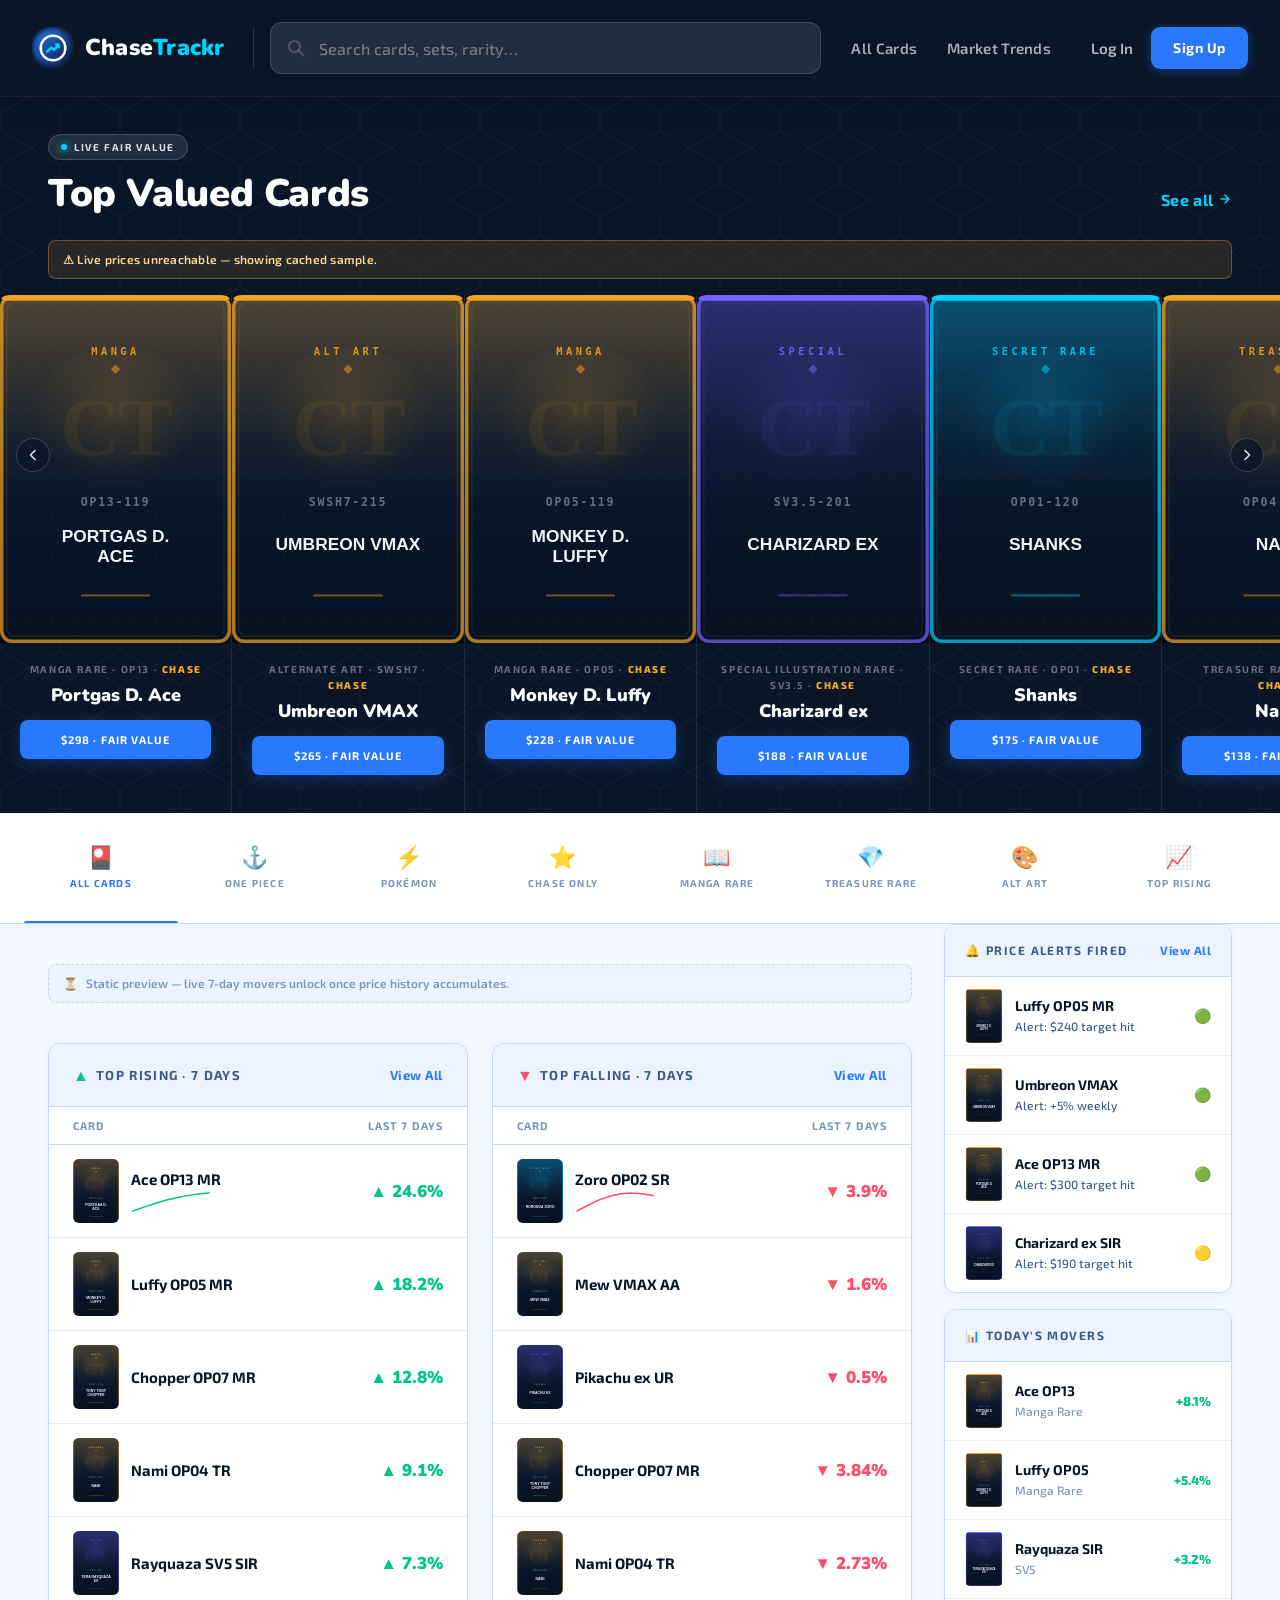
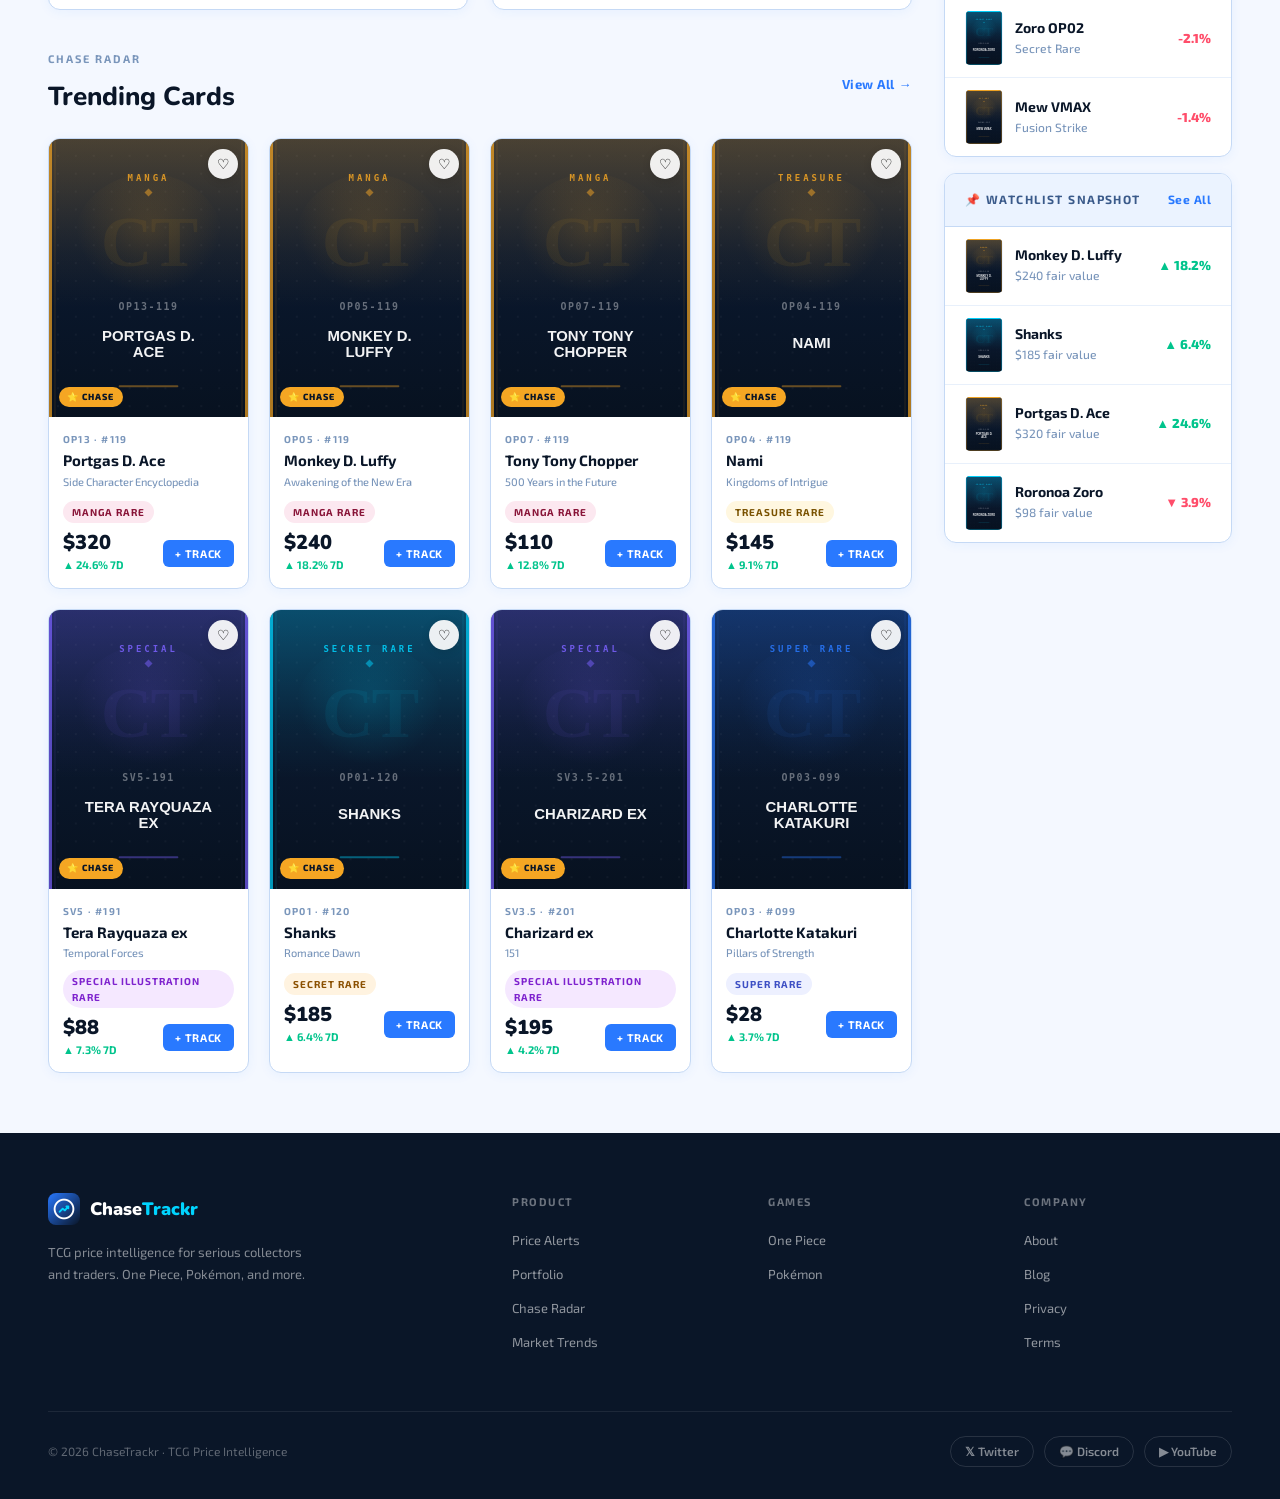
<file: index.html>
<!DOCTYPE html>
<html lang="en">
<head>
  <meta charset="UTF-8" />
  <meta name="viewport" content="width=device-width, initial-scale=1.0" />
  <title>ChaseTrackr — TCG Price Intelligence</title>
  <link rel="stylesheet" href="css/tokens.css" />
  <style>
    body { padding-top: var(--nav-h); overflow-x: hidden; }

    /* ── HERO BAND ─────────────────────────────────────────── */
    .hero-band {
      background: var(--navy);
      padding: 36px 0 0;
      position: relative;
    }
    .hero-band::before {
      content: '';
      position: absolute; inset: 0;
      background-image: url("data:image/svg+xml,%3Csvg width='60' height='52' viewBox='0 0 60 52' xmlns='http://www.w3.org/2000/svg'%3E%3Cpath d='M30 0 L60 17.3 L60 34.7 L30 52 L0 34.7 L0 17.3 Z' fill='none' stroke='rgba(255,255,255,0.04)' stroke-width='1'/%3E%3C/svg%3E");
      background-size: 60px 52px; pointer-events: none;
    }

    .hero-header {
      padding: 0 48px;
      position: relative; z-index: 1;
      display: flex; align-items: flex-end; justify-content: space-between;
      margin-bottom: 24px;
    }
    .hero-eyebrow {
      display: inline-flex; align-items: center; gap: 7px;
      background: rgba(255,255,255,0.1); border: 1px solid rgba(255,255,255,0.15);
      border-radius: 100px; padding: 4px 12px; margin-bottom: 12px;
    }
    .eyebrow-dot {
      width: 6px; height: 6px; border-radius: 50%;
      background: var(--cyan); box-shadow: 0 0 8px var(--cyan);
      animation: blink 2s ease-in-out infinite;
    }
    @keyframes blink { 0%,100%{opacity:1} 50%{opacity:0.3} }
    .eyebrow-text {
      font-size: 10px; font-weight: 700; letter-spacing: 0.16em;
      text-transform: uppercase; color: rgba(255,255,255,0.85);
    }
    .hero-h2 {
      font-family: 'Nunito', sans-serif; font-weight: 900;
      font-size: clamp(28px, 3vw, 40px); color: #fff;
      letter-spacing: -0.01em; line-height: 1.15;
    }
    .hero-see-all {
      font-size: 16px; font-weight: 700; color: var(--cyan);
      text-decoration: none; letter-spacing: 0.04em;
      display: inline-flex; align-items: center; gap: 4px;
      transition: opacity 0.15s;
      padding-bottom: 4px;
    }
    .hero-see-all:hover { opacity: 0.7; }

    /* ── hero card scroll — starts at left indent, peeks 5th card ── */
    .hero-cards-scroll {
      position: relative; z-index: 1;
      display: flex;
      padding-left: 48px;
      overflow-x: auto;
      scroll-snap-type: x mandatory;
      -ms-overflow-style: none; scrollbar-width: none;
    }
    .hero-cards-scroll::-webkit-scrollbar { display: none; }

    /* No border, no bg, no radius — cards sit bare on navy */
    .hero-card {
      flex-shrink: 0;
      /* ~5 full + partial 6th at 1440px; min-width keeps mobile legible */
      width: calc((100vw - 48px) / 5.3);
      min-width: 200px;
      display: flex; flex-direction: column;
      text-decoration: none; color: inherit;
      border-right: 1px solid rgba(255,255,255,0.08);
      scroll-snap-align: start;
    }
    .hero-card:last-child { border-right: none; }

    .hero-card-img {
      aspect-ratio: 2/3;
      overflow: hidden;
      background: rgb(5,11,22);
      display: flex; align-items: center; justify-content: center;
    }
    .hero-card-img img {
      width: 100%; height: 100%;
      object-fit: contain; /* never crop card art */
      border-radius: 8px;
      display: block;
      transition: transform 0.4s;
    }
    .hero-card:hover .hero-card-img img { transform: scale(1.02); }

    /* centered metadata block */
    .hero-card-meta {
      padding: 18px 20px 28px;
      text-align: center;
      display: flex; flex-direction: column; align-items: center;
    }
    .hero-card-overline {
      font-size: 10px; font-weight: 700; letter-spacing: 0.16em; text-transform: uppercase;
      color: rgba(255,255,255,0.38);
      margin-bottom: 8px;
    }
    .hero-card-name {
      font-family: 'Nunito', sans-serif; font-weight: 900;
      font-size: 18px; color: #fff;
      line-height: 1.2; margin-bottom: 14px;
    }
    .btn-hero-track {
      background: var(--blue); color: #fff;
      font-family: 'Exo 2', sans-serif; font-size: 11px; font-weight: 700;
      letter-spacing: 0.1em; text-transform: uppercase;
      border: none; border-radius: 8px; padding: 13px 20px;
      cursor: pointer; width: 100%; margin-bottom: 10px;
      box-shadow: 0 4px 16px rgba(41,121,255,0.28);
      transition: background 0.15s, transform 0.12s;
    }
    .btn-hero-track:hover { background: var(--blue-h); transform: translateY(-1px); }
    .btn-hero-track:active { transform: scale(0.97); }
    .hero-card-change {
      font-size: 11px; font-weight: 700;
      color: rgba(255,255,255,0.38);
    }
    .hero-card-change.up { color: var(--green); }
    .hero-card-change.down { color: var(--red); }

    /* Gold "CHASE" tag in the overline — only on genuine chase rows */
    .hero-chase-tag {
      color: var(--gold); font-weight: 800; letter-spacing: 0.16em;
    }

    /* Fallback banner when live prices can't be reached */
    .hero-fallback {
      position: relative; z-index: 1;
      margin: 0 48px 16px;
      background: rgba(245,166,35,0.12);
      border: 1px solid rgba(245,166,35,0.35);
      color: #FFD79A;
      font-family: 'Exo 2', sans-serif; font-size: 12px; font-weight: 600;
      letter-spacing: 0.02em;
      border-radius: 8px; padding: 9px 14px;
    }

    .hero-empty {
      color: rgba(255,255,255,0.5);
      font-family: 'Exo 2', sans-serif; font-size: 14px;
      padding: 40px 48px;
    }

    /* Skeleton loading cells (Render cold start can take 30–60s) */
    .hero-skel { pointer-events: none; }
    .hero-skel .hero-card-img { background: rgb(5,11,22); }
    .hero-skel .hero-card-meta { gap: 10px; }
    .skel-box, .skel-line {
      background: linear-gradient(90deg,
        rgba(255,255,255,0.05) 25%,
        rgba(255,255,255,0.11) 37%,
        rgba(255,255,255,0.05) 63%);
      background-size: 400% 100%;
      animation: heroShimmer 1.4s ease-in-out infinite;
      border-radius: 6px;
    }
    .skel-box { width: 100%; height: 100%; border-radius: 8px; }
    .skel-line { height: 11px; }
    @keyframes heroShimmer {
      0% { background-position: 100% 0; }
      100% { background-position: 0 0; }
    }
    @media (prefers-reduced-motion: reduce) {
      .skel-box, .skel-line { animation: none; }
    }

    /* small circular scroll arrows — overlay the card row edges */
    .hero-scroll-hint,
    .hero-scroll-left {
      position: absolute;
      top: 50%;
      transform: translateY(-50%);
      width: 34px; height: 34px;
      border-radius: 50%;
      background: rgba(10,22,40,0.72);
      border: 1px solid rgba(255,255,255,0.18);
      backdrop-filter: blur(6px);
      display: flex; align-items: center; justify-content: center;
      color: rgba(255,255,255,0.85);
      cursor: pointer; z-index: 4;
      transition: background 0.15s, transform 0.15s;
    }
    .hero-scroll-hint { right: 16px; }
    .hero-scroll-left  { left: 16px; }
    .hero-scroll-hint:hover,
    .hero-scroll-left:hover  {
      background: rgba(41,121,255,0.55);
    }
    .hero-scroll-hint:hover  { transform: translateY(-50%) scale(1.1); }
    .hero-scroll-left:hover  { transform: translateY(-50%) scale(1.1); }
    .hero-scroll-hint:active { transform: translateY(-50%) scale(0.96); }
    .hero-scroll-left:active { transform: translateY(-50%) scale(0.96); }

    /* ── CHIP RAIL — full tab bar ──────────────────────────── */
    .chip-rail-wrap {
      background: var(--white);
      border-bottom: 1px solid var(--border);
      box-shadow: 0 2px 12px rgba(41,121,255,0.05);
    }
    .chip-rail {
      max-width: 1440px; margin: 0 auto;
      display: flex; height: 110px;
      padding: 0 24px;
      overflow-x: auto; -ms-overflow-style: none; scrollbar-width: none;
    }
    .chip-rail::-webkit-scrollbar { display: none; }
    .chip-tab {
      flex: 1; min-width: 100px;
      display: flex; flex-direction: column; align-items: center; justify-content: center;
      gap: 8px; text-decoration: none; color: var(--muted);
      font-family: 'Exo 2', sans-serif; font-size: 10px; font-weight: 700;
      letter-spacing: 0.12em; text-transform: uppercase;
      position: relative; transition: color 0.15s;
      border: none; background: none; cursor: pointer;
    }
    .chip-tab::after {
      content: ''; position: absolute; bottom: 0; left: 0; right: 0; height: 2.5px;
      background: var(--blue); border-radius: 2px 2px 0 0;
      transform: scaleX(0); transition: transform 0.18s;
    }
    .chip-tab:hover { color: var(--text-mid); }
    .chip-tab.active { color: var(--blue); }
    .chip-tab.active::after { transform: scaleX(1); }
    .chip-tab-icon { font-size: 22px; line-height: 1; }

    /* ── CONTENT AREA ──────────────────────────────────────── */
    .content-area {
      max-width: 1280px; margin: 0 auto; padding: 0 48px;
    }

    /* ── CHASE RADAR ───────────────────────────────────────── */
    .radar-section {
      padding: 40px 0 0;
      display: grid; grid-template-columns: 1fr 1fr; gap: 24px;
    }

    .radar-panel {
      background: var(--white); border-radius: 12px;
      border: 1px solid var(--border);
      box-shadow: 0 2px 12px rgba(41,121,255,0.06);
      overflow: hidden;
    }
    .radar-panel-head {
      display: flex; align-items: center; justify-content: space-between;
      padding: 18px 24px;
      border-bottom: 1px solid var(--border);
      background: var(--surface);
    }
    .radar-panel-title {
      font-size: 13px; font-weight: 700; letter-spacing: 0.1em; text-transform: uppercase;
      color: var(--text-mid); display: flex; align-items: center; gap: 6px;
    }
    .radar-panel-title .arrow { font-size: 16px; }
    .radar-view-all {
      font-size: 13px; font-weight: 700; letter-spacing: 0.04em;
      color: var(--blue); text-decoration: none; transition: opacity 0.15s;
    }
    .radar-view-all:hover { opacity: 0.7; }

    .radar-col-heads {
      display: grid; grid-template-columns: 1fr auto;
      padding: 10px 24px;
      font-size: 11px; font-weight: 700; letter-spacing: 0.1em; text-transform: uppercase;
      color: var(--muted); border-bottom: 1px solid var(--border);
    }

    .radar-row {
      display: grid; grid-template-columns: 46px 1fr auto;
      align-items: center; gap: 12px;
      padding: 14px 24px;
      border-bottom: 1px solid rgba(197,217,245,0.5);
      text-decoration: none; color: inherit;
      transition: background 0.12s;
    }
    .radar-row:last-child { border-bottom: none; }
    .radar-row:hover { background: var(--surface); }

    .radar-thumb {
      width: 46px; height: 64px; border-radius: 6px; overflow: hidden;
      background: var(--surface); flex-shrink: 0;
    }
    .radar-thumb img {
      width: 100%; height: 100%; object-fit: cover; display: block;
    }

    .radar-info {}
    .radar-name {
      font-size: 15px; font-weight: 700; color: var(--navy); line-height: 1.3;
    }
    .radar-set {
      font-size: 12px; font-weight: 500; color: var(--muted);
    }

    .radar-change {
      font-family: 'Nunito', sans-serif; font-weight: 900;
      font-size: 17px; text-align: right; white-space: nowrap;
    }
    .radar-change.up { color: var(--green); }
    .radar-change.down { color: var(--red); }
    .radar-sparkline {
      display: block; margin-top: 2px;
    }

    /* ── TRENDING GRID ─────────────────────────────────────── */
    .trending-section { padding: 40px 0 60px; }
    .trending-head {
      display: flex; align-items: center; justify-content: space-between;
      margin-bottom: 20px;
    }
    .trending-head .section-title { margin-bottom: 0; }
    .trending-view-all {
      font-size: 13px; font-weight: 700; color: var(--blue);
      text-decoration: none; letter-spacing: 0.04em; transition: opacity 0.15s;
    }
    .trending-view-all:hover { opacity: 0.7; }

    .card-grid {
      display: grid;
      grid-template-columns: repeat(4, 1fr);
      gap: 20px;
    }

    /* ── CONTENT GRID + RIGHT RAIL ────────────────────────── */
    .content-grid {
      display: grid;
      grid-template-columns: 1fr 320px;
      gap: 32px;
      align-items: start;
    }

    .right-rail {
      position: sticky;
      top: calc(var(--nav-h) + 20px);
      display: flex; flex-direction: column; gap: 16px;
    }

    .rail-panel {
      background: var(--white); border-radius: 12px;
      border: 1px solid var(--border);
      box-shadow: 0 2px 12px rgba(41,121,255,0.06);
      overflow: hidden;
    }
    .rail-panel-head {
      display: flex; align-items: center; justify-content: space-between;
      padding: 16px 20px;
      border-bottom: 1px solid var(--border);
      background: var(--surface);
    }
    .rail-panel-title {
      font-size: 12px; font-weight: 700; letter-spacing: 0.12em; text-transform: uppercase;
      color: var(--text-mid); display: flex; align-items: center; gap: 6px;
    }
    .rail-view-all {
      font-size: 12px; font-weight: 700; letter-spacing: 0.04em;
      color: var(--blue); text-decoration: none; transition: opacity 0.15s;
    }
    .rail-view-all:hover { opacity: 0.7; }

    .rail-row {
      display: flex; align-items: center; gap: 12px;
      padding: 12px 20px; border-bottom: 1px solid rgba(197,217,245,0.4);
      text-decoration: none; color: inherit;
      transition: background 0.12s;
    }
    .rail-row:last-child { border-bottom: none; }
    .rail-row:hover { background: var(--surface); }

    .rail-thumb {
      width: 38px; height: 54px; border-radius: 5px; overflow: hidden;
      background: var(--surface); flex-shrink: 0;
    }
    .rail-thumb img { width: 100%; height: 100%; object-fit: contain; display: block; }

    .rail-info { flex: 1; min-width: 0; }
    .rail-name {
      font-size: 14px; font-weight: 700; color: var(--navy);
      white-space: nowrap; overflow: hidden; text-overflow: ellipsis; line-height: 1.3;
    }
    .rail-sub { font-size: 12px; color: var(--muted); font-weight: 500; margin-top: 2px; }

    .rail-badge { font-size: 13px; font-weight: 800; white-space: nowrap; flex-shrink: 0; }
    .rail-badge.up { color: var(--green); }
    .rail-badge.down { color: var(--red); }

    .rail-alert-icon {
      font-size: 14px; flex-shrink: 0;
    }
    .rail-alert-text {
      font-size: 12px; color: var(--text-mid); font-weight: 500; margin-top: 2px;
    }

    /* ── RESPONSIVE ────────────────────────────────────────── */
    @media (max-width: 1300px) {
      .content-grid { grid-template-columns: 1fr 288px; }
    }
    @media (max-width: 1100px) {
      .content-grid { grid-template-columns: 1fr; }
      .right-rail { display: none; }
    }
    @media (max-width: 1100px) {
      .card-grid { grid-template-columns: repeat(3, 1fr); }
    }
    @media (max-width: 768px) {
      .hero-band { padding: 24px 0 0; }
      .hero-cards-scroll { padding-left: 20px; }
      .hero-header { padding: 0 20px; margin-bottom: 20px; }
      .hero-card { min-width: 180px; }
      .chip-rail-wrap { padding: 0; }
      .content-area { padding: 0 20px; }
      .radar-section { grid-template-columns: 1fr; }
      .card-grid { grid-template-columns: repeat(2, 1fr); }
    }
    @media (max-width: 480px) {
      .card-grid { grid-template-columns: 1fr; }
    }
  </style>
</head>
<body>

<!-- nav injected by js/nav.js -->
<div id="site-nav"></div>

<!-- ══ HERO BAND ═════════════════════════════════════════════ -->
<section class="hero-band">
  <div class="hero-header">
    <div>
      <div class="hero-eyebrow">
        <div class="eyebrow-dot"></div>
        <span class="eyebrow-text">Live Fair Value</span>
      </div>
      <h2 class="hero-h2">Top Valued Cards</h2>
    </div>
    <a class="hero-see-all" href="search.html">
      See all
      <svg width="14" height="14" viewBox="0 0 14 14" fill="none">
        <path d="M3 7h8M7 3l4 4-4 4" stroke="currentColor" stroke-width="1.5" stroke-linecap="round" stroke-linejoin="round"/>
      </svg>
    </a>
  </div>

  <div class="hero-fallback" id="hero-fallback" hidden>⚠ Live prices unreachable — showing cached sample.</div>
  <div class="hero-cards-scroll" id="hero-cards">
    <!-- JS populated -->
  </div>
  <button class="hero-scroll-left" aria-label="Scroll featured cards left">
    <svg width="14" height="14" viewBox="0 0 14 14" fill="none">
      <path d="M9 2.5L4.5 7 9 11.5" stroke="currentColor" stroke-width="1.75" stroke-linecap="round" stroke-linejoin="round"/>
    </svg>
  </button>
  <button class="hero-scroll-hint" aria-label="Scroll featured cards right">
    <svg width="14" height="14" viewBox="0 0 14 14" fill="none">
      <path d="M5 2.5l4.5 4.5L5 11.5" stroke="currentColor" stroke-width="1.75" stroke-linecap="round" stroke-linejoin="round"/>
    </svg>
  </button>
</section>

<!-- ══ CHIP RAIL — full tab bar ══════════════════════════════ -->
<div class="chip-rail-wrap">
  <div class="chip-rail">
    <a class="chip-tab active" href="search.html">
      <span class="chip-tab-icon">🎴</span>
      <span>All Cards</span>
    </a>
    <a class="chip-tab" href="search.html?game=ONE+PIECE">
      <span class="chip-tab-icon">⚓</span>
      <span>One Piece</span>
    </a>
    <a class="chip-tab" href="search.html?game=POKÉMON">
      <span class="chip-tab-icon">⚡</span>
      <span>Pokémon</span>
    </a>
    <a class="chip-tab" href="search.html?filter=chase">
      <span class="chip-tab-icon">⭐</span>
      <span>Chase Only</span>
    </a>
    <a class="chip-tab" href="search.html?rarity=Manga+Rare">
      <span class="chip-tab-icon">📖</span>
      <span>Manga Rare</span>
    </a>
    <a class="chip-tab" href="search.html?rarity=Treasure+Rare">
      <span class="chip-tab-icon">💎</span>
      <span>Treasure Rare</span>
    </a>
    <a class="chip-tab" href="search.html?rarity=Alternate+Art">
      <span class="chip-tab-icon">🎨</span>
      <span>Alt Art</span>
    </a>
    <a class="chip-tab" href="search.html?sort=change-desc">
      <span class="chip-tab-icon">📈</span>
      <span>Top Rising</span>
    </a>
  </div>
</div>

<!-- ══ CONTENT AREA ══════════════════════════════════════════ -->
<div class="content-area">
<div class="content-grid">

  <!-- ── Main column ─────────────────────────────────────── -->
  <div class="content-main">

    <!-- Chase Radar -->
    <section class="radar-section">

      <!-- TODO(pending-history): Top Rising/Falling is static sample data.
           Wire to live 7-day deltas once price_history has ≥2 cron runs. -->
      <div class="radar-pending" style="grid-column:1/-1;display:flex;align-items:center;gap:8px;
           font-family:'Exo 2',sans-serif;font-size:12px;font-weight:600;color:var(--muted);
           background:var(--surface);border:1px dashed var(--border);border-radius:8px;
           padding:9px 14px;margin-bottom:16px;">
        <span aria-hidden="true">⏳</span>
        Static preview — live 7-day movers unlock once price history accumulates.
      </div>

      <div class="radar-panel">
        <div class="radar-panel-head">
          <div class="radar-panel-title">
            <span class="arrow" style="color:var(--green);">▲</span>
            Top Rising · 7 Days
          </div>
          <a class="radar-view-all" href="search.html?sort=change-desc">View All</a>
        </div>
        <div class="radar-col-heads">
          <span>Card</span>
          <span>Last 7 Days</span>
        </div>
        <div id="radar-rising"><!-- JS --></div>
      </div>

      <div class="radar-panel">
        <div class="radar-panel-head">
          <div class="radar-panel-title">
            <span class="arrow" style="color:var(--red);">▼</span>
            Top Falling · 7 Days
          </div>
          <a class="radar-view-all" href="search.html?sort=change-asc">View All</a>
        </div>
        <div class="radar-col-heads">
          <span>Card</span>
          <span>Last 7 Days</span>
        </div>
        <div id="radar-falling"><!-- JS --></div>
      </div>

    </section>

    <!-- Trending Grid -->
    <section class="trending-section">
      <div class="trending-head">
        <div>
          <div class="section-eyebrow">Chase Radar</div>
          <h2 class="section-title">Trending Cards</h2>
        </div>
        <a class="trending-view-all" href="search.html?sort=change-desc">View All →</a>
      </div>
      <div class="card-grid" id="trending-grid"><!-- JS --></div>
    </section>

  </div><!-- /content-main -->

  <!-- ── Right rail ──────────────────────────────────────── -->
  <aside class="right-rail">

    <div class="rail-panel">
      <div class="rail-panel-head">
        <div class="rail-panel-title">🔔 Price Alerts Fired</div>
        <a class="rail-view-all" href="#">View All</a>
      </div>
      <div id="rail-alerts"><!-- JS --></div>
    </div>

    <div class="rail-panel">
      <div class="rail-panel-head">
        <div class="rail-panel-title">📊 Today's Movers</div>
      </div>
      <div id="rail-movers"><!-- JS --></div>
    </div>

    <div class="rail-panel">
      <div class="rail-panel-head">
        <div class="rail-panel-title">📌 Watchlist Snapshot</div>
        <a class="rail-view-all" href="#">See All</a>
      </div>
      <div id="rail-watchlist"><!-- JS --></div>
    </div>

  </aside><!-- /right-rail -->

</div><!-- /content-grid -->
</div><!-- /content-area -->

<!-- ══ FOOTER ════════════════════════════════════════════════ -->
<footer class="site-footer">
  <div class="footer-inner">
    <div>
      <div class="footer-brand">
        <img class="footer-icon" src="brand_assets/Homescreen App icon.png" alt="ChaseTrackr" />
        <span class="footer-wm">Chase<span class="cyan">Trackr</span></span>
      </div>
      <p class="footer-desc">TCG price intelligence for serious collectors and traders. One Piece, Pokémon, and more.</p>
    </div>
    <div>
      <div class="footer-col-t">Product</div>
      <ul class="footer-links">
        <li><a href="#">Price Alerts</a></li>
        <li><a href="#">Portfolio</a></li>
        <li><a href="#">Chase Radar</a></li>
        <li><a href="#">Market Trends</a></li>
      </ul>
    </div>
    <div>
      <div class="footer-col-t">Games</div>
      <ul class="footer-links">
        <li><a href="search.html?game=ONE+PIECE">One Piece</a></li>
        <li><a href="search.html?game=POKÉMON">Pokémon</a></li>
      </ul>
    </div>
    <div>
      <div class="footer-col-t">Company</div>
      <ul class="footer-links">
        <li><a href="#">About</a></li>
        <li><a href="#">Blog</a></li>
        <li><a href="privacy.html">Privacy</a></li>
        <li><a href="terms.html">Terms</a></li>
      </ul>
    </div>
  </div>
  <div class="footer-bottom">
    <div class="footer-copy">© 2026 ChaseTrackr · TCG Price Intelligence</div>
    <div class="footer-socials">
      <a class="social-pill" href="#">𝕏 Twitter</a>
      <a class="social-pill" href="#">💬 Discord</a>
      <a class="social-pill" href="#">▶ YouTube</a>
    </div>
  </div>
</footer>

<script src="data/cards.js"></script>
<script src="js/cards-api.js"></script>
<script src="js/auth.js"></script>
<script src="js/nav.js"></script>
<script>
(function () {
  const CARDS = window.CT.CARDS;
  const RADAR = window.CT.CHASE_RADAR;
  const rs    = window.CT.rarityStyle;

  function cardImg(card, eager) {
    return `<img ${window.CT.imgAttrs(card, eager)} />`;
  }

  // ── Featured: live blended top-VALUE cards (One Piece + Pokémon) ──
  // Priced-only, sorted market_price DESC via CT.fetchTopValued(). NO 7d chip:
  // price history hasn't accumulated (cron needs ≥2 runs), so any delta would
  // be fabricated. Show fair value only. data/cards.js is the offline fallback.
  const heroWrap = document.getElementById('hero-cards');
  const heroFallback = document.getElementById('hero-fallback');
  const FEATURED_N = 8;   // DOM count; ~5 full + partial 6th visible at 1440px

  const fmtPrice = n => '$' + Number(n).toLocaleString('en-US', {
    minimumFractionDigits: Number.isInteger(Number(n)) ? 0 : 2,
    maximumFractionDigits: 2,
  });

  function heroCardHTML(c) {
    const chaseTag = c.isChase ? ' · <span class="hero-chase-tag">CHASE</span>' : '';
    return `
      <a class="hero-card" href="card.html?id=${encodeURIComponent(c.id)}">
        <div class="hero-card-img">${cardImg(c, true)}</div>
        <div class="hero-card-meta">
          <div class="hero-card-overline">${c.rarity} · ${c.setCode}${chaseTag}</div>
          <div class="hero-card-name">${c.name}</div>
          <button class="btn-hero-track" onclick="event.preventDefault()">${fmtPrice(c.marketPrice)} &middot; Fair Value</button>
        </div>
      </a>`;
  }

  function heroSkeleton(n) {
    heroWrap.innerHTML = Array(n).fill(`
      <div class="hero-card hero-skel">
        <div class="hero-card-img"><div class="skel-box"></div></div>
        <div class="hero-card-meta">
          <div class="skel-line" style="width:60%"></div>
          <div class="skel-line" style="width:85%;height:16px"></div>
          <div class="skel-line" style="width:100%;height:40px;border-radius:8px"></div>
        </div>
      </div>`).join('');
  }

  async function loadFeatured() {
    heroSkeleton(FEATURED_N);
    try {
      const cards = await window.CT.fetchTopValued(FEATURED_N);
      if (!cards.length) throw new Error('no priced cards returned');
      heroFallback.hidden = true;
      heroWrap.innerHTML = cards.map(heroCardHTML).join('');
    } catch (err) {
      console.warn('[home] featured API unavailable, using fallback:', err.message);
      heroFallback.hidden = false;
      const cards = (CARDS || [])
        .filter(c => c.marketPrice != null)
        .sort((a, b) => b.marketPrice - a.marketPrice)
        .slice(0, FEATURED_N);
      heroWrap.innerHTML = cards.length
        ? cards.map(heroCardHTML).join('')
        : `<div class="hero-empty">No priced cards available right now.</div>`;
    }
  }

  loadFeatured();

  // ── Chase Radar ───────────────────────────────────────────
  function radarCard(id) {
    return CARDS.find(c => c.id === id);
  }

  function renderRadarRow(item, isFirst) {
    const card = radarCard(item.id);
    const up = item.change7d >= 0;
    const sparkLine = isFirst ? buildSparkline(card, up) : '';
    return `
      <a class="radar-row" href="card.html?id=${item.id}">
        <div class="radar-thumb">
          ${card ? cardImg(card, false) : ''}
        </div>
        <div class="radar-info">
          <div class="radar-name">${item.name}</div>
          ${isFirst && sparkLine ? `<svg class="radar-sparkline" width="80" height="22" viewBox="0 0 80 22">${sparkLine}</svg>` : ''}
        </div>
        <div class="radar-change ${up ? 'up' : 'down'}">${up ? '▲' : '▼'} ${Math.abs(item.change7d)}%</div>
      </a>
    `;
  }

  function buildSparkline(card, up) {
    if (!card) return '';
    const pts = window.CT.mockHistory(card.id, 7);
    const prices = pts.map(p => p.price);
    const min = Math.min(...prices), max = Math.max(...prices);
    const range = max - min || 1;
    const W = 80, H = 22, pad = 2;
    const coords = pts.map((p, i) => {
      const x = pad + (i / (pts.length - 1)) * (W - pad * 2);
      const y = H - pad - ((p.price - min) / range) * (H - pad * 2);
      return `${x},${y}`;
    });
    const color = up ? '#00C48C' : '#FF4D6A';
    return `<polyline points="${coords.join(' ')}" fill="none" stroke="${color}" stroke-width="1.5" stroke-linecap="round" stroke-linejoin="round"/>`;
  }

  const risingEl  = document.getElementById('radar-rising');
  const fallingEl = document.getElementById('radar-falling');

  RADAR.rising.forEach((item, i) => {
    risingEl.innerHTML += renderRadarRow(item, i === 0);
  });
  // Pad falling with some rising to fill the table
  const fallingFull = [...RADAR.falling, ...RADAR.rising.slice(2, 5).map(r => ({ ...r, change7d: Math.abs(r.change7d) * -0.3 }))];
  fallingFull.slice(0, 5).forEach((item, i) => {
    fallingEl.innerHTML += renderRadarRow(item, i === 0);
  });

  // ── Arrow buttons scroll the hero row (with loop) ────────
  (function() {
    const scroll = document.getElementById('hero-cards');
    function cardW() { return scroll.querySelector('.hero-card')?.offsetWidth || 340; }

    document.querySelector('.hero-scroll-hint')?.addEventListener('click', function() {
      const max = scroll.scrollWidth - scroll.clientWidth;
      if (scroll.scrollLeft >= max - 8) {
        scroll.scrollTo({ left: 0, behavior: 'smooth' });
      } else {
        scroll.scrollBy({ left: cardW(), behavior: 'smooth' });
      }
    });

    document.querySelector('.hero-scroll-left')?.addEventListener('click', function() {
      if (scroll.scrollLeft <= 8) {
        scroll.scrollTo({ left: scroll.scrollWidth, behavior: 'smooth' });
      } else {
        scroll.scrollBy({ left: -cardW(), behavior: 'smooth' });
      }
    });
  })();

  // ── Right rail ────────────────────────────────────────────
  const MOCK_ALERTS = [
    { id: 'op05-119', name: 'Luffy OP05 MR', sub: 'Alert: $240 target hit', icon: '🟢', time: '2m ago' },
    { id: 'swsh7-215', name: 'Umbreon VMAX', sub: 'Alert: +5% weekly', icon: '🟢', time: '18m ago' },
    { id: 'op13-119', name: 'Ace OP13 MR', sub: 'Alert: $300 target hit', icon: '🟢', time: '1h ago' },
    { id: 'sv3pt5-201', name: 'Charizard ex SIR', sub: 'Alert: $190 target hit', icon: '🟡', time: '3h ago' },
  ];

  const MOCK_MOVERS = [
    { id: 'op13-119', name: 'Ace OP13', sub: 'Manga Rare', change: '+8.1%', up: true },
    { id: 'op05-119', name: 'Luffy OP05', sub: 'Manga Rare', change: '+5.4%', up: true },
    { id: 'sv5-191', name: 'Rayquaza SIR', sub: 'SV5', change: '+3.2%', up: true },
    { id: 'op02-120', name: 'Zoro OP02', sub: 'Secret Rare', change: '-2.1%', up: false },
    { id: 'swsh8-185', name: 'Mew VMAX', sub: 'Fusion Strike', change: '-1.4%', up: false },
  ];

  const alertsEl = document.getElementById('rail-alerts');
  MOCK_ALERTS.forEach(a => {
    const card = CARDS.find(c => c.id === a.id);
    alertsEl.innerHTML += `
      <a class="rail-row" href="card.html?id=${a.id}">
        <div class="rail-thumb">${card ? `<img ${window.CT.imgAttrs(card)}>` : ''}</div>
        <div class="rail-info">
          <div class="rail-name">${a.name}</div>
          <div class="rail-sub rail-alert-text">${a.sub}</div>
        </div>
        <span class="rail-alert-icon" title="${a.time}">${a.icon}</span>
      </a>`;
  });

  const moversEl = document.getElementById('rail-movers');
  MOCK_MOVERS.forEach(m => {
    const card = CARDS.find(c => c.id === m.id);
    moversEl.innerHTML += `
      <a class="rail-row" href="card.html?id=${m.id}">
        <div class="rail-thumb">${card ? `<img ${window.CT.imgAttrs(card)}>` : ''}</div>
        <div class="rail-info">
          <div class="rail-name">${m.name}</div>
          <div class="rail-sub">${m.sub}</div>
        </div>
        <span class="rail-badge ${m.up ? 'up' : 'down'}">${m.change}</span>
      </a>`;
  });

  const watchEl = document.getElementById('rail-watchlist');
  CARDS.filter(c => c.isChase).slice(0, 4).forEach(c => {
    const up = c.change7d >= 0;
    watchEl.innerHTML += `
      <a class="rail-row" href="card.html?id=${c.id}">
        <div class="rail-thumb"><img src="${window.CT.cardImage(c)}" alt="" loading="lazy"></div>
        <div class="rail-info">
          <div class="rail-name">${c.name}</div>
          <div class="rail-sub">$${c.currentPrice} fair value</div>
        </div>
        <span class="rail-badge ${up ? 'up' : 'down'}">${up ? '▲' : '▼'} ${Math.abs(c.change7d)}%</span>
      </a>`;
  });

  // ── Trending grid ─────────────────────────────────────────
  const sorted = [...CARDS].sort((a, b) => b.change7d - a.change7d).slice(0, 8);
  const grid = document.getElementById('trending-grid');
  sorted.forEach(c => {
    const s = rs(c.rarity);
    const up = c.change7d >= 0;
    const el = document.createElement('a');
    el.className = 'card-cell';
    el.href = 'card.html?id=' + c.id;
    el.innerHTML = `
      <div class="card-cell-img">
        ${cardImg(c)}
        <button class="heart-btn" onclick="event.preventDefault()" aria-label="Watchlist">♡</button>
        ${c.isChase ? '<span class="chase-badge">⭐ Chase</span>' : ''}
      </div>
      <div class="card-cell-body">
        <div class="cc-overline">${c.setCode} · #${c.number}</div>
        <div class="cc-name">${c.name}</div>
        <div class="cc-sub">${c.set}</div>
        <span class="cc-tag" style="background:${s.bg};color:${s.color};">${c.rarity.toUpperCase()}</span>
        <div class="cc-footer">
          <div>
            <div class="cc-price">$${c.currentPrice}</div>
            <div class="cc-change ${up ? 'up' : 'down'}">${up ? '▲' : '▼'} ${Math.abs(c.change7d)}% 7D</div>
          </div>
          <button class="btn-track" onclick="event.preventDefault()">+ Track</button>
        </div>
      </div>
    `;
    grid.appendChild(el);
  });
})();
</script>
</body>
</html>
</file>
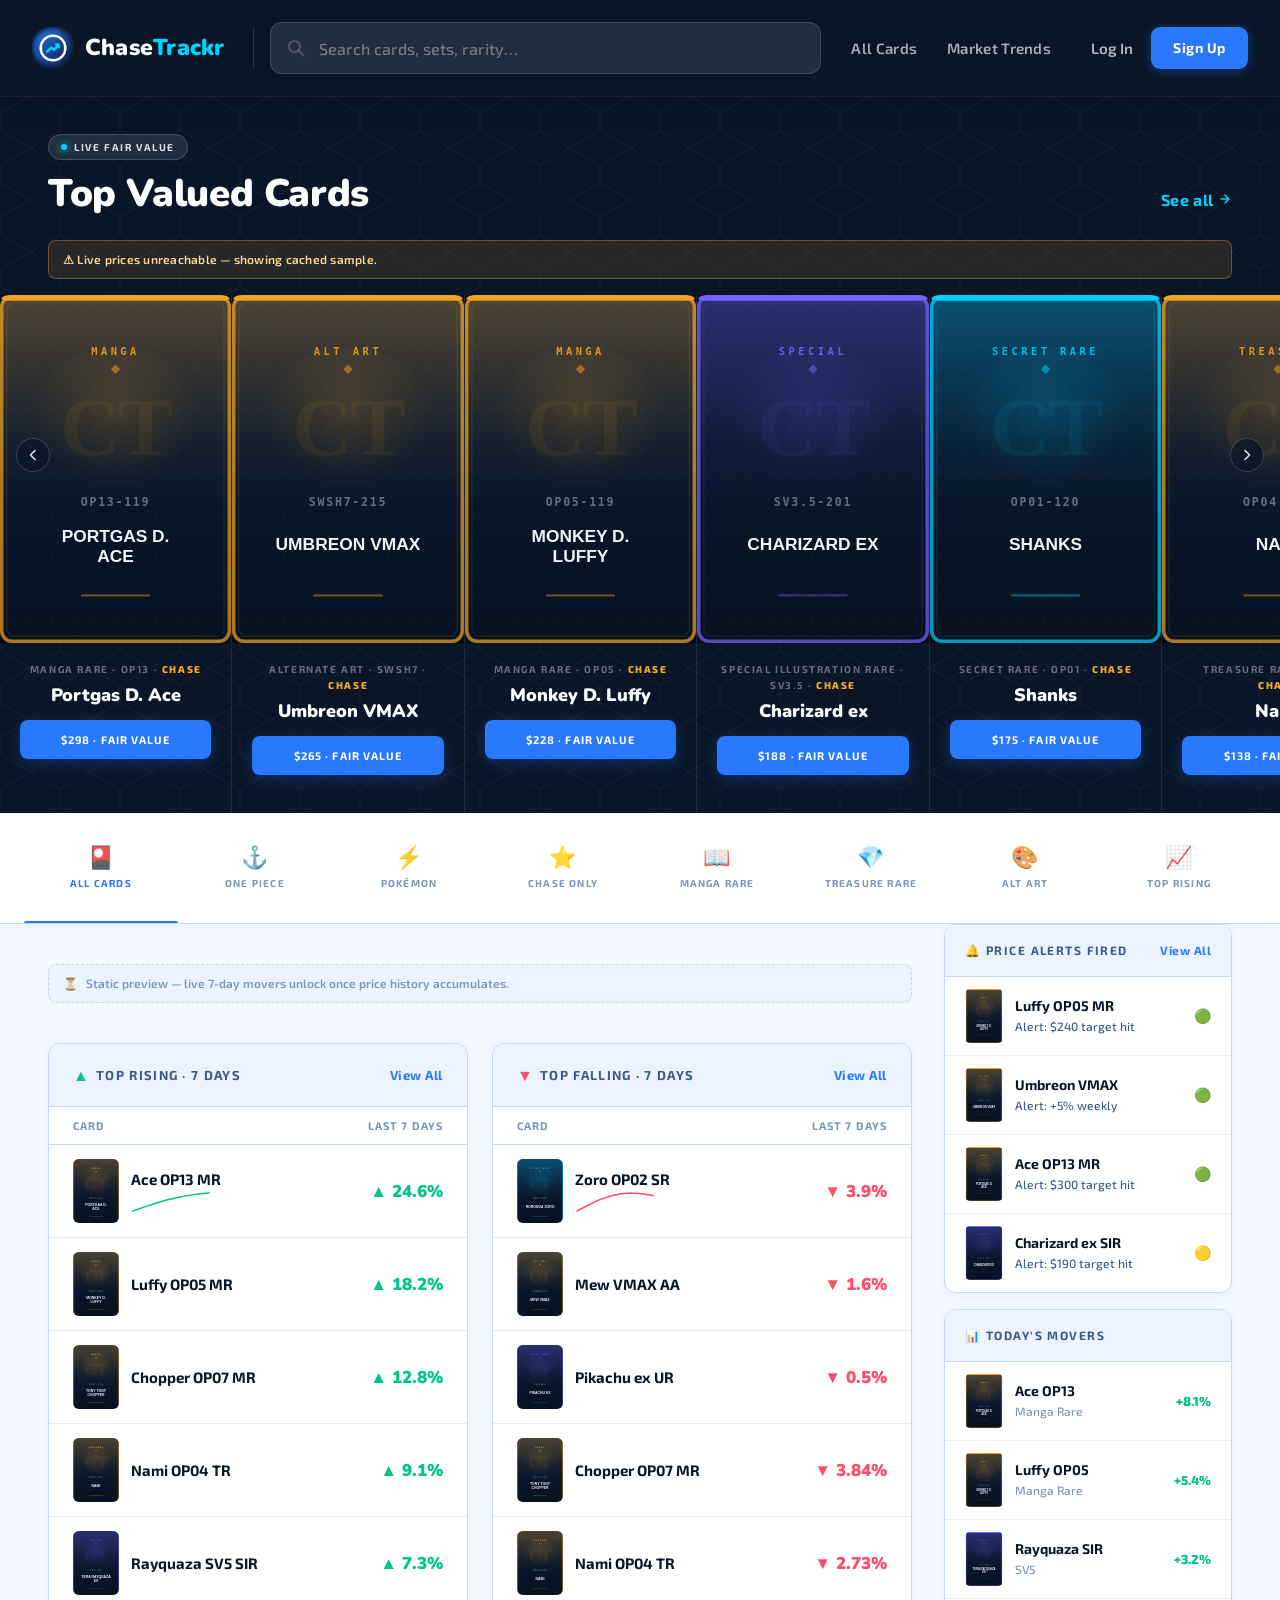
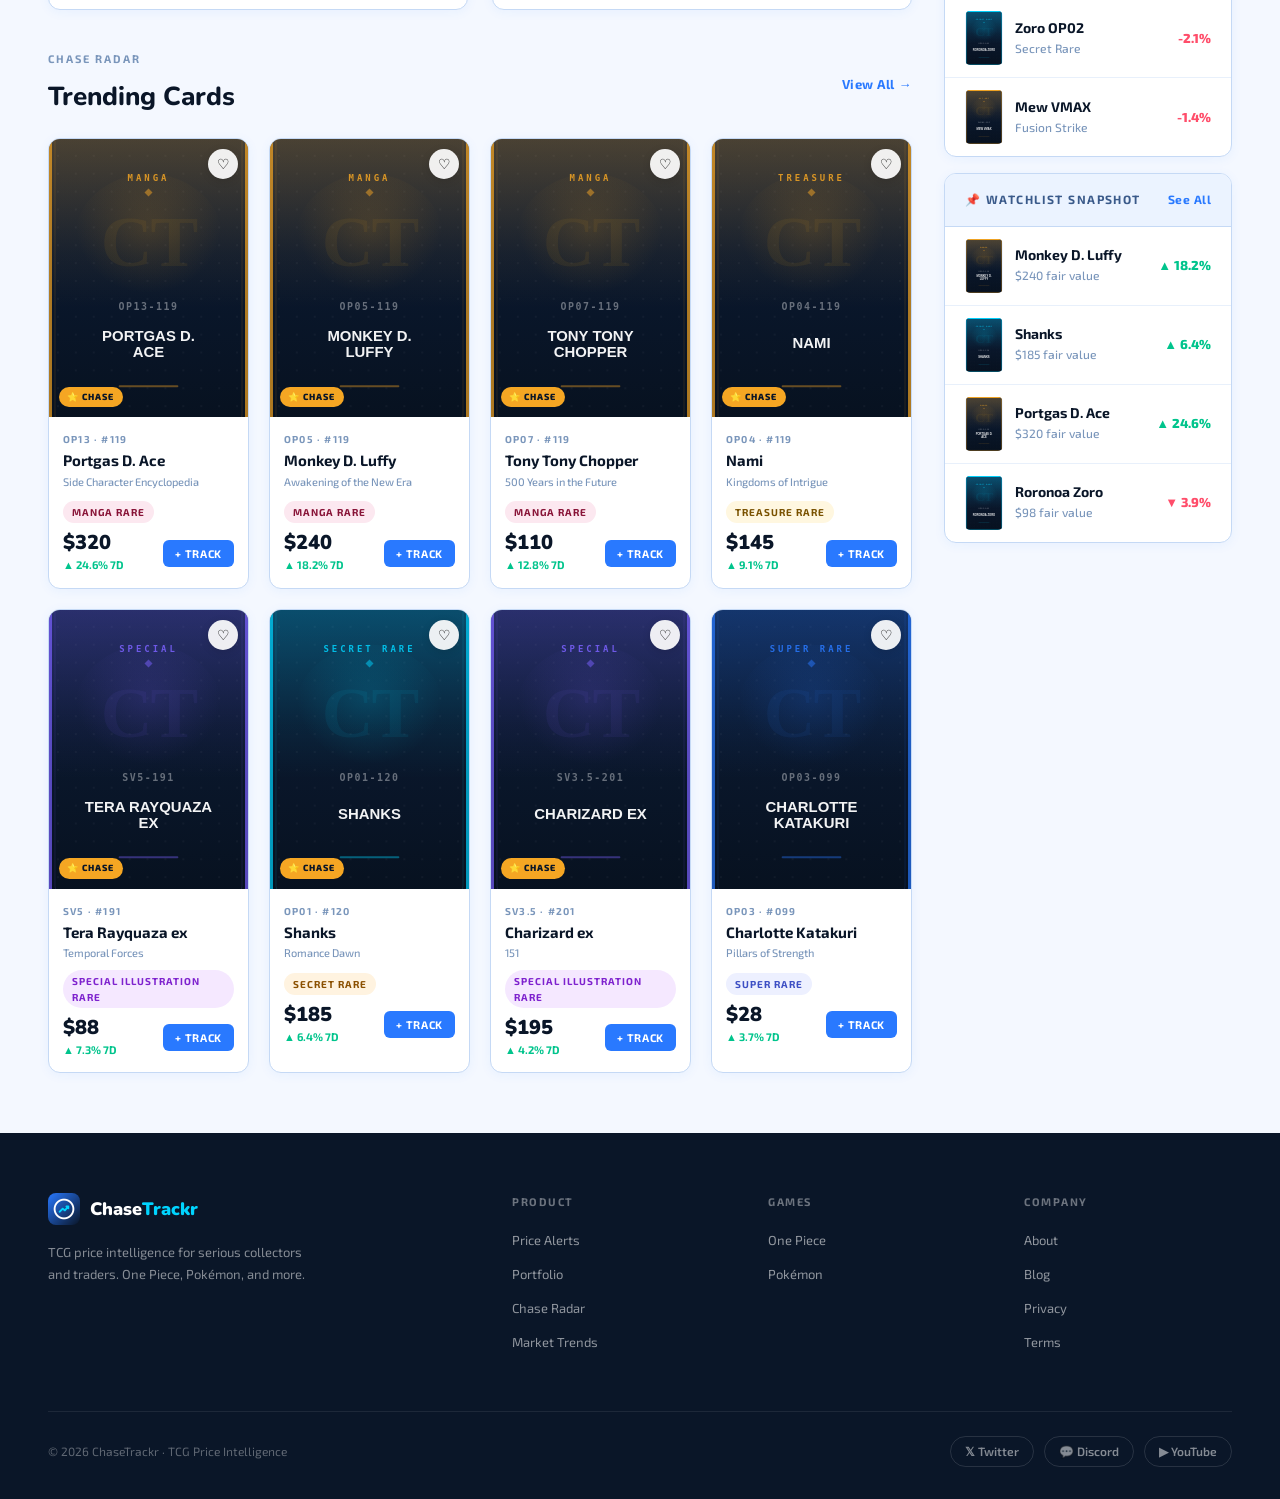
<file: public/index.html>
<!DOCTYPE html>
<html lang="en">
<head>
  <meta charset="UTF-8" />
  <meta name="viewport" content="width=device-width, initial-scale=1.0" />
  <title>ChaseTrackr — TCG Price Intelligence</title>
  <link rel="stylesheet" href="css/tokens.css" />
  <style>
    body { padding-top: var(--nav-h); overflow-x: hidden; }

    /* ── HERO BAND ─────────────────────────────────────────── */
    .hero-band {
      background: var(--navy);
      padding: 36px 0 0;
      position: relative;
    }
    .hero-band::before {
      content: '';
      position: absolute; inset: 0;
      background-image: url("data:image/svg+xml,%3Csvg width='60' height='52' viewBox='0 0 60 52' xmlns='http://www.w3.org/2000/svg'%3E%3Cpath d='M30 0 L60 17.3 L60 34.7 L30 52 L0 34.7 L0 17.3 Z' fill='none' stroke='rgba(255,255,255,0.04)' stroke-width='1'/%3E%3C/svg%3E");
      background-size: 60px 52px; pointer-events: none;
    }

    .hero-header {
      padding: 0 48px;
      position: relative; z-index: 1;
      display: flex; align-items: flex-end; justify-content: space-between;
      margin-bottom: 24px;
    }
    .hero-eyebrow {
      display: inline-flex; align-items: center; gap: 7px;
      background: rgba(255,255,255,0.1); border: 1px solid rgba(255,255,255,0.15);
      border-radius: 100px; padding: 4px 12px; margin-bottom: 12px;
    }
    .eyebrow-dot {
      width: 6px; height: 6px; border-radius: 50%;
      background: var(--cyan); box-shadow: 0 0 8px var(--cyan);
      animation: blink 2s ease-in-out infinite;
    }
    @keyframes blink { 0%,100%{opacity:1} 50%{opacity:0.3} }
    .eyebrow-text {
      font-size: 10px; font-weight: 700; letter-spacing: 0.16em;
      text-transform: uppercase; color: rgba(255,255,255,0.85);
    }
    .hero-h2 {
      font-family: 'Nunito', sans-serif; font-weight: 900;
      font-size: clamp(28px, 3vw, 40px); color: #fff;
      letter-spacing: -0.01em; line-height: 1.15;
    }
    .hero-see-all {
      font-size: 16px; font-weight: 700; color: var(--cyan);
      text-decoration: none; letter-spacing: 0.04em;
      display: inline-flex; align-items: center; gap: 4px;
      transition: opacity 0.15s;
      padding-bottom: 4px;
    }
    .hero-see-all:hover { opacity: 0.7; }

    /* ── hero card scroll — starts at left indent, peeks 5th card ── */
    .hero-cards-scroll {
      position: relative; z-index: 1;
      display: flex;
      padding-left: 48px;
      overflow-x: auto;
      scroll-snap-type: x mandatory;
      -ms-overflow-style: none; scrollbar-width: none;
    }
    .hero-cards-scroll::-webkit-scrollbar { display: none; }

    /* No border, no bg, no radius — cards sit bare on navy */
    .hero-card {
      flex-shrink: 0;
      /* ~5 full + partial 6th at 1440px; min-width keeps mobile legible */
      width: calc((100vw - 48px) / 5.3);
      min-width: 200px;
      display: flex; flex-direction: column;
      text-decoration: none; color: inherit;
      border-right: 1px solid rgba(255,255,255,0.08);
      scroll-snap-align: start;
    }
    .hero-card:last-child { border-right: none; }

    .hero-card-img {
      aspect-ratio: 2/3;
      overflow: hidden;
      background: rgb(5,11,22);
      display: flex; align-items: center; justify-content: center;
    }
    .hero-card-img img {
      width: 100%; height: 100%;
      object-fit: contain; /* never crop card art */
      border-radius: 8px;
      display: block;
      transition: transform 0.4s;
    }
    .hero-card:hover .hero-card-img img { transform: scale(1.02); }

    /* centered metadata block */
    .hero-card-meta {
      padding: 18px 20px 28px;
      text-align: center;
      display: flex; flex-direction: column; align-items: center;
    }
    .hero-card-overline {
      font-size: 10px; font-weight: 700; letter-spacing: 0.16em; text-transform: uppercase;
      color: rgba(255,255,255,0.38);
      margin-bottom: 8px;
    }
    .hero-card-name {
      font-family: 'Nunito', sans-serif; font-weight: 900;
      font-size: 18px; color: #fff;
      line-height: 1.2; margin-bottom: 14px;
    }
    .btn-hero-track {
      background: var(--blue); color: #fff;
      font-family: 'Exo 2', sans-serif; font-size: 11px; font-weight: 700;
      letter-spacing: 0.1em; text-transform: uppercase;
      border: none; border-radius: 8px; padding: 13px 20px;
      cursor: pointer; width: 100%; margin-bottom: 10px;
      box-shadow: 0 4px 16px rgba(41,121,255,0.28);
      transition: background 0.15s, transform 0.12s;
    }
    .btn-hero-track:hover { background: var(--blue-h); transform: translateY(-1px); }
    .btn-hero-track:active { transform: scale(0.97); }
    .hero-card-change {
      font-size: 11px; font-weight: 700;
      color: rgba(255,255,255,0.38);
    }
    .hero-card-change.up { color: var(--green); }
    .hero-card-change.down { color: var(--red); }

    /* Gold "CHASE" tag in the overline — only on genuine chase rows */
    .hero-chase-tag {
      color: var(--gold); font-weight: 800; letter-spacing: 0.16em;
    }

    /* Fallback banner when live prices can't be reached */
    .hero-fallback {
      position: relative; z-index: 1;
      margin: 0 48px 16px;
      background: rgba(245,166,35,0.12);
      border: 1px solid rgba(245,166,35,0.35);
      color: #FFD79A;
      font-family: 'Exo 2', sans-serif; font-size: 12px; font-weight: 600;
      letter-spacing: 0.02em;
      border-radius: 8px; padding: 9px 14px;
    }

    .hero-empty {
      color: rgba(255,255,255,0.5);
      font-family: 'Exo 2', sans-serif; font-size: 14px;
      padding: 40px 48px;
    }

    /* Skeleton loading cells (Render cold start can take 30–60s) */
    .hero-skel { pointer-events: none; }
    .hero-skel .hero-card-img { background: rgb(5,11,22); }
    .hero-skel .hero-card-meta { gap: 10px; }
    .skel-box, .skel-line {
      background: linear-gradient(90deg,
        rgba(255,255,255,0.05) 25%,
        rgba(255,255,255,0.11) 37%,
        rgba(255,255,255,0.05) 63%);
      background-size: 400% 100%;
      animation: heroShimmer 1.4s ease-in-out infinite;
      border-radius: 6px;
    }
    .skel-box { width: 100%; height: 100%; border-radius: 8px; }
    .skel-line { height: 11px; }
    @keyframes heroShimmer {
      0% { background-position: 100% 0; }
      100% { background-position: 0 0; }
    }
    @media (prefers-reduced-motion: reduce) {
      .skel-box, .skel-line { animation: none; }
    }

    /* small circular scroll arrows — overlay the card row edges */
    .hero-scroll-hint,
    .hero-scroll-left {
      position: absolute;
      top: 50%;
      transform: translateY(-50%);
      width: 34px; height: 34px;
      border-radius: 50%;
      background: rgba(10,22,40,0.72);
      border: 1px solid rgba(255,255,255,0.18);
      backdrop-filter: blur(6px);
      display: flex; align-items: center; justify-content: center;
      color: rgba(255,255,255,0.85);
      cursor: pointer; z-index: 4;
      transition: background 0.15s, transform 0.15s;
    }
    .hero-scroll-hint { right: 16px; }
    .hero-scroll-left  { left: 16px; }
    .hero-scroll-hint:hover,
    .hero-scroll-left:hover  {
      background: rgba(41,121,255,0.55);
    }
    .hero-scroll-hint:hover  { transform: translateY(-50%) scale(1.1); }
    .hero-scroll-left:hover  { transform: translateY(-50%) scale(1.1); }
    .hero-scroll-hint:active { transform: translateY(-50%) scale(0.96); }
    .hero-scroll-left:active { transform: translateY(-50%) scale(0.96); }

    /* ── CHIP RAIL — full tab bar ──────────────────────────── */
    .chip-rail-wrap {
      background: var(--white);
      border-bottom: 1px solid var(--border);
      box-shadow: 0 2px 12px rgba(41,121,255,0.05);
    }
    .chip-rail {
      max-width: 1440px; margin: 0 auto;
      display: flex; height: 110px;
      padding: 0 24px;
      overflow-x: auto; -ms-overflow-style: none; scrollbar-width: none;
    }
    .chip-rail::-webkit-scrollbar { display: none; }
    .chip-tab {
      flex: 1; min-width: 100px;
      display: flex; flex-direction: column; align-items: center; justify-content: center;
      gap: 8px; text-decoration: none; color: var(--muted);
      font-family: 'Exo 2', sans-serif; font-size: 10px; font-weight: 700;
      letter-spacing: 0.12em; text-transform: uppercase;
      position: relative; transition: color 0.15s;
      border: none; background: none; cursor: pointer;
    }
    .chip-tab::after {
      content: ''; position: absolute; bottom: 0; left: 0; right: 0; height: 2.5px;
      background: var(--blue); border-radius: 2px 2px 0 0;
      transform: scaleX(0); transition: transform 0.18s;
    }
    .chip-tab:hover { color: var(--text-mid); }
    .chip-tab.active { color: var(--blue); }
    .chip-tab.active::after { transform: scaleX(1); }
    .chip-tab-icon { font-size: 22px; line-height: 1; }

    /* ── CONTENT AREA ──────────────────────────────────────── */
    .content-area {
      max-width: 1280px; margin: 0 auto; padding: 0 48px;
    }

    /* ── CHASE RADAR ───────────────────────────────────────── */
    .radar-section {
      padding: 40px 0 0;
      display: grid; grid-template-columns: 1fr 1fr; gap: 24px;
    }

    .radar-panel {
      background: var(--white); border-radius: 12px;
      border: 1px solid var(--border);
      box-shadow: 0 2px 12px rgba(41,121,255,0.06);
      overflow: hidden;
    }
    .radar-panel-head {
      display: flex; align-items: center; justify-content: space-between;
      padding: 18px 24px;
      border-bottom: 1px solid var(--border);
      background: var(--surface);
    }
    .radar-panel-title {
      font-size: 13px; font-weight: 700; letter-spacing: 0.1em; text-transform: uppercase;
      color: var(--text-mid); display: flex; align-items: center; gap: 6px;
    }
    .radar-panel-title .arrow { font-size: 16px; }
    .radar-view-all {
      font-size: 13px; font-weight: 700; letter-spacing: 0.04em;
      color: var(--blue); text-decoration: none; transition: opacity 0.15s;
    }
    .radar-view-all:hover { opacity: 0.7; }

    .radar-col-heads {
      display: grid; grid-template-columns: 1fr auto;
      padding: 10px 24px;
      font-size: 11px; font-weight: 700; letter-spacing: 0.1em; text-transform: uppercase;
      color: var(--muted); border-bottom: 1px solid var(--border);
    }

    .radar-row {
      display: grid; grid-template-columns: 46px 1fr auto;
      align-items: center; gap: 12px;
      padding: 14px 24px;
      border-bottom: 1px solid rgba(197,217,245,0.5);
      text-decoration: none; color: inherit;
      transition: background 0.12s;
    }
    .radar-row:last-child { border-bottom: none; }
    .radar-row:hover { background: var(--surface); }

    .radar-thumb {
      width: 46px; height: 64px; border-radius: 6px; overflow: hidden;
      background: var(--surface); flex-shrink: 0;
    }
    .radar-thumb img {
      width: 100%; height: 100%; object-fit: cover; display: block;
    }

    .radar-info {}
    .radar-name {
      font-size: 15px; font-weight: 700; color: var(--navy); line-height: 1.3;
    }
    .radar-set {
      font-size: 12px; font-weight: 500; color: var(--muted);
    }

    .radar-change {
      font-family: 'Nunito', sans-serif; font-weight: 900;
      font-size: 17px; text-align: right; white-space: nowrap;
    }
    .radar-change.up { color: var(--green); }
    .radar-change.down { color: var(--red); }
    .radar-sparkline {
      display: block; margin-top: 2px;
    }

    /* ── TRENDING GRID ─────────────────────────────────────── */
    .trending-section { padding: 40px 0 60px; }
    .trending-head {
      display: flex; align-items: center; justify-content: space-between;
      margin-bottom: 20px;
    }
    .trending-head .section-title { margin-bottom: 0; }
    .trending-view-all {
      font-size: 13px; font-weight: 700; color: var(--blue);
      text-decoration: none; letter-spacing: 0.04em; transition: opacity 0.15s;
    }
    .trending-view-all:hover { opacity: 0.7; }

    .card-grid {
      display: grid;
      grid-template-columns: repeat(4, 1fr);
      gap: 20px;
    }

    /* ── CONTENT GRID + RIGHT RAIL ────────────────────────── */
    .content-grid {
      display: grid;
      grid-template-columns: 1fr 320px;
      gap: 32px;
      align-items: start;
    }

    .right-rail {
      position: sticky;
      top: calc(var(--nav-h) + 20px);
      display: flex; flex-direction: column; gap: 16px;
    }

    .rail-panel {
      background: var(--white); border-radius: 12px;
      border: 1px solid var(--border);
      box-shadow: 0 2px 12px rgba(41,121,255,0.06);
      overflow: hidden;
    }
    .rail-panel-head {
      display: flex; align-items: center; justify-content: space-between;
      padding: 16px 20px;
      border-bottom: 1px solid var(--border);
      background: var(--surface);
    }
    .rail-panel-title {
      font-size: 12px; font-weight: 700; letter-spacing: 0.12em; text-transform: uppercase;
      color: var(--text-mid); display: flex; align-items: center; gap: 6px;
    }
    .rail-view-all {
      font-size: 12px; font-weight: 700; letter-spacing: 0.04em;
      color: var(--blue); text-decoration: none; transition: opacity 0.15s;
    }
    .rail-view-all:hover { opacity: 0.7; }

    .rail-row {
      display: flex; align-items: center; gap: 12px;
      padding: 12px 20px; border-bottom: 1px solid rgba(197,217,245,0.4);
      text-decoration: none; color: inherit;
      transition: background 0.12s;
    }
    .rail-row:last-child { border-bottom: none; }
    .rail-row:hover { background: var(--surface); }

    .rail-thumb {
      width: 38px; height: 54px; border-radius: 5px; overflow: hidden;
      background: var(--surface); flex-shrink: 0;
    }
    .rail-thumb img { width: 100%; height: 100%; object-fit: contain; display: block; }

    .rail-info { flex: 1; min-width: 0; }
    .rail-name {
      font-size: 14px; font-weight: 700; color: var(--navy);
      white-space: nowrap; overflow: hidden; text-overflow: ellipsis; line-height: 1.3;
    }
    .rail-sub { font-size: 12px; color: var(--muted); font-weight: 500; margin-top: 2px; }

    .rail-badge { font-size: 13px; font-weight: 800; white-space: nowrap; flex-shrink: 0; }
    .rail-badge.up { color: var(--green); }
    .rail-badge.down { color: var(--red); }

    .rail-alert-icon {
      font-size: 14px; flex-shrink: 0;
    }
    .rail-alert-text {
      font-size: 12px; color: var(--text-mid); font-weight: 500; margin-top: 2px;
    }

    /* ── RESPONSIVE ────────────────────────────────────────── */
    @media (max-width: 1300px) {
      .content-grid { grid-template-columns: 1fr 288px; }
    }
    @media (max-width: 1100px) {
      .content-grid { grid-template-columns: 1fr; }
      .right-rail { display: none; }
    }
    @media (max-width: 1100px) {
      .card-grid { grid-template-columns: repeat(3, 1fr); }
    }
    @media (max-width: 768px) {
      .hero-band { padding: 24px 0 0; }
      .hero-cards-scroll { padding-left: 20px; }
      .hero-header { padding: 0 20px; margin-bottom: 20px; }
      .hero-card { min-width: 180px; }
      .chip-rail-wrap { padding: 0; }
      .content-area { padding: 0 20px; }
      .radar-section { grid-template-columns: 1fr; }
      .card-grid { grid-template-columns: repeat(2, 1fr); }
    }
    @media (max-width: 480px) {
      .card-grid { grid-template-columns: 1fr; }
    }
  </style>
</head>
<body>

<!-- nav injected by js/nav.js -->
<div id="site-nav"></div>

<!-- ══ HERO BAND ═════════════════════════════════════════════ -->
<section class="hero-band">
  <div class="hero-header">
    <div>
      <div class="hero-eyebrow">
        <div class="eyebrow-dot"></div>
        <span class="eyebrow-text">Live Fair Value</span>
      </div>
      <h2 class="hero-h2">Top Valued Cards</h2>
    </div>
    <a class="hero-see-all" href="search.html">
      See all
      <svg width="14" height="14" viewBox="0 0 14 14" fill="none">
        <path d="M3 7h8M7 3l4 4-4 4" stroke="currentColor" stroke-width="1.5" stroke-linecap="round" stroke-linejoin="round"/>
      </svg>
    </a>
  </div>

  <div class="hero-fallback" id="hero-fallback" hidden>⚠ Live prices unreachable — showing cached sample.</div>
  <div class="hero-cards-scroll" id="hero-cards">
    <!-- JS populated -->
  </div>
  <button class="hero-scroll-left" aria-label="Scroll featured cards left">
    <svg width="14" height="14" viewBox="0 0 14 14" fill="none">
      <path d="M9 2.5L4.5 7 9 11.5" stroke="currentColor" stroke-width="1.75" stroke-linecap="round" stroke-linejoin="round"/>
    </svg>
  </button>
  <button class="hero-scroll-hint" aria-label="Scroll featured cards right">
    <svg width="14" height="14" viewBox="0 0 14 14" fill="none">
      <path d="M5 2.5l4.5 4.5L5 11.5" stroke="currentColor" stroke-width="1.75" stroke-linecap="round" stroke-linejoin="round"/>
    </svg>
  </button>
</section>

<!-- ══ CHIP RAIL — full tab bar ══════════════════════════════ -->
<div class="chip-rail-wrap">
  <div class="chip-rail">
    <a class="chip-tab active" href="search.html">
      <span class="chip-tab-icon">🎴</span>
      <span>All Cards</span>
    </a>
    <a class="chip-tab" href="search.html?game=ONE+PIECE">
      <span class="chip-tab-icon">⚓</span>
      <span>One Piece</span>
    </a>
    <a class="chip-tab" href="search.html?game=POKÉMON">
      <span class="chip-tab-icon">⚡</span>
      <span>Pokémon</span>
    </a>
    <a class="chip-tab" href="search.html?filter=chase">
      <span class="chip-tab-icon">⭐</span>
      <span>Chase Only</span>
    </a>
    <a class="chip-tab" href="search.html?rarity=Manga+Rare">
      <span class="chip-tab-icon">📖</span>
      <span>Manga Rare</span>
    </a>
    <a class="chip-tab" href="search.html?rarity=Treasure+Rare">
      <span class="chip-tab-icon">💎</span>
      <span>Treasure Rare</span>
    </a>
    <a class="chip-tab" href="search.html?rarity=Alternate+Art">
      <span class="chip-tab-icon">🎨</span>
      <span>Alt Art</span>
    </a>
    <a class="chip-tab" href="search.html?sort=change-desc">
      <span class="chip-tab-icon">📈</span>
      <span>Top Rising</span>
    </a>
  </div>
</div>

<!-- ══ CONTENT AREA ══════════════════════════════════════════ -->
<div class="content-area">
<div class="content-grid">

  <!-- ── Main column ─────────────────────────────────────── -->
  <div class="content-main">

    <!-- Chase Radar -->
    <section class="radar-section">

      <!-- TODO(pending-history): Top Rising/Falling is static sample data.
           Wire to live 7-day deltas once price_history has ≥2 cron runs. -->
      <div class="radar-pending" style="grid-column:1/-1;display:flex;align-items:center;gap:8px;
           font-family:'Exo 2',sans-serif;font-size:12px;font-weight:600;color:var(--muted);
           background:var(--surface);border:1px dashed var(--border);border-radius:8px;
           padding:9px 14px;margin-bottom:16px;">
        <span aria-hidden="true">⏳</span>
        Static preview — live 7-day movers unlock once price history accumulates.
      </div>

      <div class="radar-panel">
        <div class="radar-panel-head">
          <div class="radar-panel-title">
            <span class="arrow" style="color:var(--green);">▲</span>
            Top Rising · 7 Days
          </div>
          <a class="radar-view-all" href="search.html?sort=change-desc">View All</a>
        </div>
        <div class="radar-col-heads">
          <span>Card</span>
          <span>Last 7 Days</span>
        </div>
        <div id="radar-rising"><!-- JS --></div>
      </div>

      <div class="radar-panel">
        <div class="radar-panel-head">
          <div class="radar-panel-title">
            <span class="arrow" style="color:var(--red);">▼</span>
            Top Falling · 7 Days
          </div>
          <a class="radar-view-all" href="search.html?sort=change-asc">View All</a>
        </div>
        <div class="radar-col-heads">
          <span>Card</span>
          <span>Last 7 Days</span>
        </div>
        <div id="radar-falling"><!-- JS --></div>
      </div>

    </section>

    <!-- Trending Grid -->
    <section class="trending-section">
      <div class="trending-head">
        <div>
          <div class="section-eyebrow">Chase Radar</div>
          <h2 class="section-title">Trending Cards</h2>
        </div>
        <a class="trending-view-all" href="search.html?sort=change-desc">View All →</a>
      </div>
      <div class="card-grid" id="trending-grid"><!-- JS --></div>
    </section>

  </div><!-- /content-main -->

  <!-- ── Right rail ──────────────────────────────────────── -->
  <aside class="right-rail">

    <div class="rail-panel">
      <div class="rail-panel-head">
        <div class="rail-panel-title">🔔 Price Alerts Fired</div>
        <a class="rail-view-all" href="#">View All</a>
      </div>
      <div id="rail-alerts"><!-- JS --></div>
    </div>

    <div class="rail-panel">
      <div class="rail-panel-head">
        <div class="rail-panel-title">📊 Today's Movers</div>
      </div>
      <div id="rail-movers"><!-- JS --></div>
    </div>

    <div class="rail-panel">
      <div class="rail-panel-head">
        <div class="rail-panel-title">📌 Watchlist Snapshot</div>
        <a class="rail-view-all" href="#">See All</a>
      </div>
      <div id="rail-watchlist"><!-- JS --></div>
    </div>

  </aside><!-- /right-rail -->

</div><!-- /content-grid -->
</div><!-- /content-area -->

<!-- ══ FOOTER ════════════════════════════════════════════════ -->
<footer class="site-footer">
  <div class="footer-inner">
    <div>
      <div class="footer-brand">
        <img class="footer-icon" src="brand_assets/Homescreen App icon.png" alt="ChaseTrackr" />
        <span class="footer-wm">Chase<span class="cyan">Trackr</span></span>
      </div>
      <p class="footer-desc">TCG price intelligence for serious collectors and traders. One Piece, Pokémon, and more.</p>
    </div>
    <div>
      <div class="footer-col-t">Product</div>
      <ul class="footer-links">
        <li><a href="#">Price Alerts</a></li>
        <li><a href="#">Portfolio</a></li>
        <li><a href="#">Chase Radar</a></li>
        <li><a href="#">Market Trends</a></li>
      </ul>
    </div>
    <div>
      <div class="footer-col-t">Games</div>
      <ul class="footer-links">
        <li><a href="search.html?game=ONE+PIECE">One Piece</a></li>
        <li><a href="search.html?game=POKÉMON">Pokémon</a></li>
      </ul>
    </div>
    <div>
      <div class="footer-col-t">Company</div>
      <ul class="footer-links">
        <li><a href="#">About</a></li>
        <li><a href="#">Blog</a></li>
        <li><a href="privacy.html">Privacy</a></li>
        <li><a href="terms.html">Terms</a></li>
      </ul>
    </div>
  </div>
  <div class="footer-bottom">
    <div class="footer-copy">© 2026 ChaseTrackr · TCG Price Intelligence</div>
    <div class="footer-socials">
      <a class="social-pill" href="#">𝕏 Twitter</a>
      <a class="social-pill" href="#">💬 Discord</a>
      <a class="social-pill" href="#">▶ YouTube</a>
    </div>
  </div>
</footer>

<script src="data/cards.js"></script>
<script src="js/cards-api.js"></script>
<script src="js/auth.js"></script>
<script src="js/nav.js"></script>
<script>
(function () {
  const CARDS = window.CT.CARDS;
  const RADAR = window.CT.CHASE_RADAR;
  const rs    = window.CT.rarityStyle;

  function cardImg(card, eager) {
    return `<img ${window.CT.imgAttrs(card, eager)} />`;
  }

  // ── Featured: live blended top-VALUE cards (One Piece + Pokémon) ──
  // Priced-only, sorted market_price DESC via CT.fetchTopValued(). NO 7d chip:
  // price history hasn't accumulated (cron needs ≥2 runs), so any delta would
  // be fabricated. Show fair value only. data/cards.js is the offline fallback.
  const heroWrap = document.getElementById('hero-cards');
  const heroFallback = document.getElementById('hero-fallback');
  const FEATURED_N = 8;   // DOM count; ~5 full + partial 6th visible at 1440px

  const fmtPrice = n => '$' + Number(n).toLocaleString('en-US', {
    minimumFractionDigits: Number.isInteger(Number(n)) ? 0 : 2,
    maximumFractionDigits: 2,
  });

  function heroCardHTML(c) {
    const chaseTag = c.isChase ? ' · <span class="hero-chase-tag">CHASE</span>' : '';
    return `
      <a class="hero-card" href="card.html?id=${encodeURIComponent(c.id)}">
        <div class="hero-card-img">${cardImg(c, true)}</div>
        <div class="hero-card-meta">
          <div class="hero-card-overline">${c.rarity} · ${c.setCode}${chaseTag}</div>
          <div class="hero-card-name">${c.name}</div>
          <button class="btn-hero-track" onclick="event.preventDefault()">${fmtPrice(c.marketPrice)} &middot; Fair Value</button>
        </div>
      </a>`;
  }

  function heroSkeleton(n) {
    heroWrap.innerHTML = Array(n).fill(`
      <div class="hero-card hero-skel">
        <div class="hero-card-img"><div class="skel-box"></div></div>
        <div class="hero-card-meta">
          <div class="skel-line" style="width:60%"></div>
          <div class="skel-line" style="width:85%;height:16px"></div>
          <div class="skel-line" style="width:100%;height:40px;border-radius:8px"></div>
        </div>
      </div>`).join('');
  }

  async function loadFeatured() {
    heroSkeleton(FEATURED_N);
    // Timeout so a cold/spun-down Render backend can't hang the skeletons forever
    // (an un-aborted fetch never rejects → the honest fallback below never fires,
    // which reads as a "blank" hero). On timeout we fall over to the labeled
    // cached-sample state instead of waiting indefinitely.
    const ctrl  = new AbortController();
    const timer = setTimeout(() => ctrl.abort(), 15000);
    try {
      const cards = await window.CT.fetchTopValued(FEATURED_N, ctrl.signal);
      if (!cards.length) throw new Error('no priced cards returned');
      heroFallback.hidden = true;
      heroWrap.innerHTML = cards.map(heroCardHTML).join('');
    } catch (err) {
      console.warn('[home] featured API unavailable, using fallback:', err.message);
      heroFallback.hidden = false;
      const cards = (CARDS || [])
        .filter(c => c.marketPrice != null)
        .sort((a, b) => b.marketPrice - a.marketPrice)
        .slice(0, FEATURED_N);
      heroWrap.innerHTML = cards.length
        ? cards.map(heroCardHTML).join('')
        : `<div class="hero-empty">No priced cards available right now.</div>`;
    } finally {
      clearTimeout(timer);
    }
  }

  loadFeatured();

  // ── Chase Radar ───────────────────────────────────────────
  function radarCard(id) {
    return CARDS.find(c => c.id === id);
  }

  function renderRadarRow(item, isFirst) {
    const card = radarCard(item.id);
    const up = item.change7d >= 0;
    const sparkLine = isFirst ? buildSparkline(card, up) : '';
    return `
      <a class="radar-row" href="card.html?id=${item.id}">
        <div class="radar-thumb">
          ${card ? cardImg(card, false) : ''}
        </div>
        <div class="radar-info">
          <div class="radar-name">${item.name}</div>
          ${isFirst && sparkLine ? `<svg class="radar-sparkline" width="80" height="22" viewBox="0 0 80 22">${sparkLine}</svg>` : ''}
        </div>
        <div class="radar-change ${up ? 'up' : 'down'}">${up ? '▲' : '▼'} ${Math.abs(item.change7d)}%</div>
      </a>
    `;
  }

  function buildSparkline(card, up) {
    if (!card) return '';
    const pts = window.CT.mockHistory(card.id, 7);
    const prices = pts.map(p => p.price);
    const min = Math.min(...prices), max = Math.max(...prices);
    const range = max - min || 1;
    const W = 80, H = 22, pad = 2;
    const coords = pts.map((p, i) => {
      const x = pad + (i / (pts.length - 1)) * (W - pad * 2);
      const y = H - pad - ((p.price - min) / range) * (H - pad * 2);
      return `${x},${y}`;
    });
    const color = up ? '#00C48C' : '#FF4D6A';
    return `<polyline points="${coords.join(' ')}" fill="none" stroke="${color}" stroke-width="1.5" stroke-linecap="round" stroke-linejoin="round"/>`;
  }

  const risingEl  = document.getElementById('radar-rising');
  const fallingEl = document.getElementById('radar-falling');

  RADAR.rising.forEach((item, i) => {
    risingEl.innerHTML += renderRadarRow(item, i === 0);
  });
  // Pad falling with some rising to fill the table
  const fallingFull = [...RADAR.falling, ...RADAR.rising.slice(2, 5).map(r => ({ ...r, change7d: Math.abs(r.change7d) * -0.3 }))];
  fallingFull.slice(0, 5).forEach((item, i) => {
    fallingEl.innerHTML += renderRadarRow(item, i === 0);
  });

  // ── Arrow buttons scroll the hero row (with loop) ────────
  (function() {
    const scroll = document.getElementById('hero-cards');
    function cardW() { return scroll.querySelector('.hero-card')?.offsetWidth || 340; }

    document.querySelector('.hero-scroll-hint')?.addEventListener('click', function() {
      const max = scroll.scrollWidth - scroll.clientWidth;
      if (scroll.scrollLeft >= max - 8) {
        scroll.scrollTo({ left: 0, behavior: 'smooth' });
      } else {
        scroll.scrollBy({ left: cardW(), behavior: 'smooth' });
      }
    });

    document.querySelector('.hero-scroll-left')?.addEventListener('click', function() {
      if (scroll.scrollLeft <= 8) {
        scroll.scrollTo({ left: scroll.scrollWidth, behavior: 'smooth' });
      } else {
        scroll.scrollBy({ left: -cardW(), behavior: 'smooth' });
      }
    });
  })();

  // ── Right rail ────────────────────────────────────────────
  const MOCK_ALERTS = [
    { id: 'op05-119', name: 'Luffy OP05 MR', sub: 'Alert: $240 target hit', icon: '🟢', time: '2m ago' },
    { id: 'swsh7-215', name: 'Umbreon VMAX', sub: 'Alert: +5% weekly', icon: '🟢', time: '18m ago' },
    { id: 'op13-119', name: 'Ace OP13 MR', sub: 'Alert: $300 target hit', icon: '🟢', time: '1h ago' },
    { id: 'sv3pt5-201', name: 'Charizard ex SIR', sub: 'Alert: $190 target hit', icon: '🟡', time: '3h ago' },
  ];

  const MOCK_MOVERS = [
    { id: 'op13-119', name: 'Ace OP13', sub: 'Manga Rare', change: '+8.1%', up: true },
    { id: 'op05-119', name: 'Luffy OP05', sub: 'Manga Rare', change: '+5.4%', up: true },
    { id: 'sv5-191', name: 'Rayquaza SIR', sub: 'SV5', change: '+3.2%', up: true },
    { id: 'op02-120', name: 'Zoro OP02', sub: 'Secret Rare', change: '-2.1%', up: false },
    { id: 'swsh8-185', name: 'Mew VMAX', sub: 'Fusion Strike', change: '-1.4%', up: false },
  ];

  const alertsEl = document.getElementById('rail-alerts');
  MOCK_ALERTS.forEach(a => {
    const card = CARDS.find(c => c.id === a.id);
    alertsEl.innerHTML += `
      <a class="rail-row" href="card.html?id=${a.id}">
        <div class="rail-thumb">${card ? `<img ${window.CT.imgAttrs(card)}>` : ''}</div>
        <div class="rail-info">
          <div class="rail-name">${a.name}</div>
          <div class="rail-sub rail-alert-text">${a.sub}</div>
        </div>
        <span class="rail-alert-icon" title="${a.time}">${a.icon}</span>
      </a>`;
  });

  const moversEl = document.getElementById('rail-movers');
  MOCK_MOVERS.forEach(m => {
    const card = CARDS.find(c => c.id === m.id);
    moversEl.innerHTML += `
      <a class="rail-row" href="card.html?id=${m.id}">
        <div class="rail-thumb">${card ? `<img ${window.CT.imgAttrs(card)}>` : ''}</div>
        <div class="rail-info">
          <div class="rail-name">${m.name}</div>
          <div class="rail-sub">${m.sub}</div>
        </div>
        <span class="rail-badge ${m.up ? 'up' : 'down'}">${m.change}</span>
      </a>`;
  });

  const watchEl = document.getElementById('rail-watchlist');
  CARDS.filter(c => c.isChase).slice(0, 4).forEach(c => {
    const up = c.change7d >= 0;
    watchEl.innerHTML += `
      <a class="rail-row" href="card.html?id=${c.id}">
        <div class="rail-thumb"><img src="${window.CT.cardImage(c)}" alt="" loading="lazy"></div>
        <div class="rail-info">
          <div class="rail-name">${c.name}</div>
          <div class="rail-sub">$${c.currentPrice} fair value</div>
        </div>
        <span class="rail-badge ${up ? 'up' : 'down'}">${up ? '▲' : '▼'} ${Math.abs(c.change7d)}%</span>
      </a>`;
  });

  // ── Trending grid ─────────────────────────────────────────
  const sorted = [...CARDS].sort((a, b) => b.change7d - a.change7d).slice(0, 8);
  const grid = document.getElementById('trending-grid');
  sorted.forEach(c => {
    const s = rs(c.rarity);
    const up = c.change7d >= 0;
    const el = document.createElement('a');
    el.className = 'card-cell';
    el.href = 'card.html?id=' + c.id;
    el.innerHTML = `
      <div class="card-cell-img">
        ${cardImg(c)}
        <button class="heart-btn" onclick="event.preventDefault()" aria-label="Watchlist">♡</button>
        ${c.isChase ? '<span class="chase-badge">⭐ Chase</span>' : ''}
      </div>
      <div class="card-cell-body">
        <div class="cc-overline">${c.setCode} · #${c.number}</div>
        <div class="cc-name">${c.name}</div>
        <div class="cc-sub">${c.set}</div>
        <span class="cc-tag" style="background:${s.bg};color:${s.color};">${c.rarity.toUpperCase()}</span>
        <div class="cc-footer">
          <div>
            <div class="cc-price">$${c.currentPrice}</div>
            <div class="cc-change ${up ? 'up' : 'down'}">${up ? '▲' : '▼'} ${Math.abs(c.change7d)}% 7D</div>
          </div>
          <button class="btn-track" onclick="event.preventDefault()">+ Track</button>
        </div>
      </div>
    `;
    grid.appendChild(el);
  });
})();
</script>
</body>
</html>
</file>
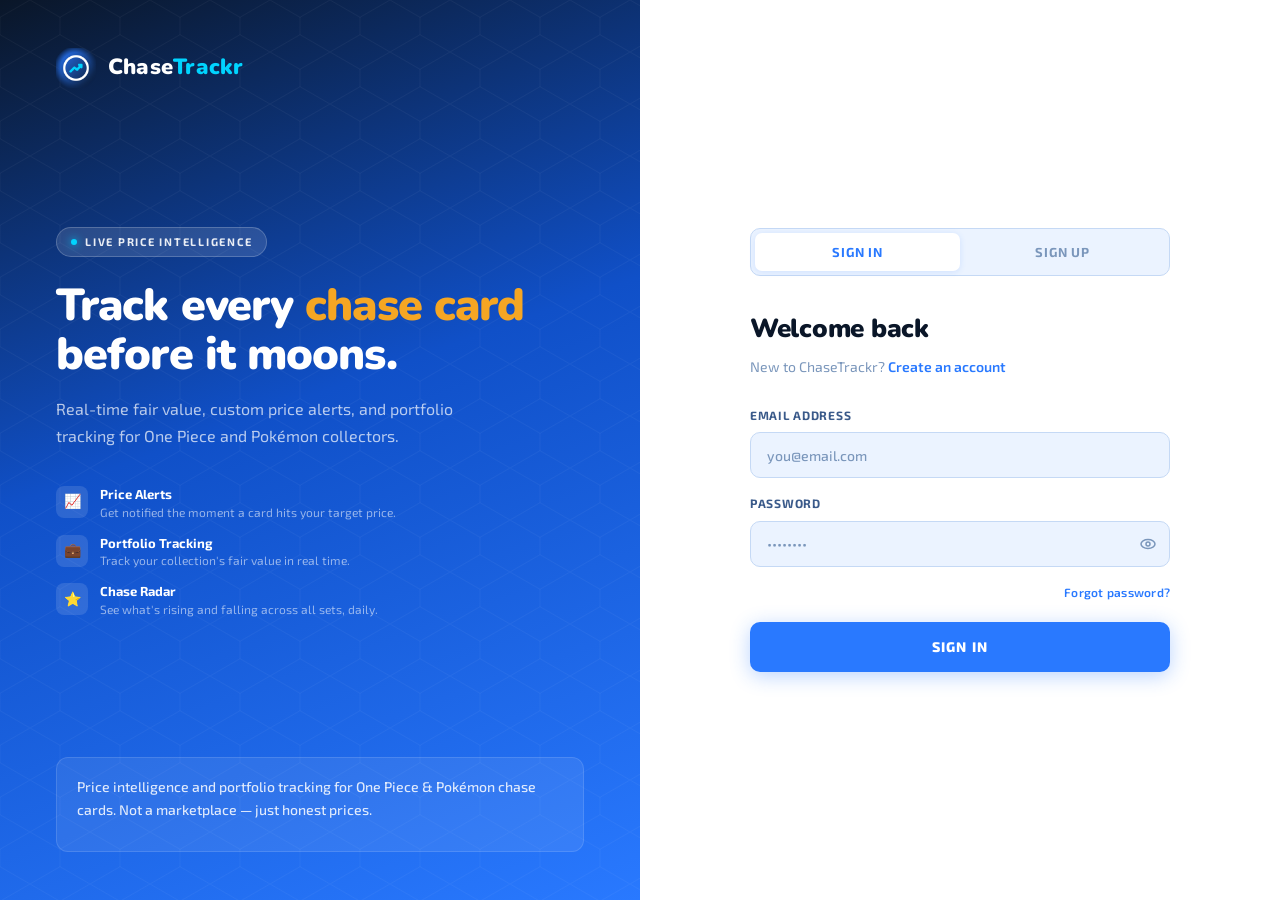
<file: portfolio.html>
<!DOCTYPE html>
<html lang="en">
<head>
  <meta charset="UTF-8" />
  <meta name="viewport" content="width=device-width, initial-scale=1.0" />
  <title>My Portfolio — ChaseTrackr</title>
  <link rel="stylesheet" href="css/tokens.css" />
  <style>
    body { padding-top: var(--nav-h); background: var(--bg); min-height: 100vh; }
    [hidden] { display: none !important; }   /* class display:grid/flex must not override the hidden attr */
    .page { max-width: 1200px; margin: 0 auto; padding: 32px 40px 60px; }
    .page-head { display: flex; align-items: flex-start; justify-content: space-between; gap: 24px; margin-bottom: 22px; flex-wrap: wrap; }
    .page-title { font-family: 'Nunito', sans-serif; font-weight: 900; font-size: 30px; color: var(--navy); }
    .page-sub { font-size: 14px; color: var(--muted); margin-top: 4px; }

    /* add-card search (same as watchlist) */
    .add-wrap { position: relative; width: 340px; max-width: 100%; }
    .add-input { width: 100%; height: 44px; padding: 0 16px; background: var(--white); border: 1.5px solid var(--border);
      border-radius: 10px; font-family: 'Exo 2', sans-serif; font-size: 14px; color: var(--text); outline: none; }
    .add-input:focus { border-color: var(--blue); box-shadow: 0 0 0 3px rgba(41,121,255,0.12); }
    .add-results { position: absolute; top: 48px; left: 0; right: 0; background: var(--white); border: 1px solid var(--border);
      border-radius: 10px; box-shadow: 0 12px 40px rgba(10,22,40,0.12); overflow: hidden; z-index: 30; display: none; }
    .add-results.show { display: block; }
    .add-row { display: flex; align-items: center; gap: 10px; padding: 9px 12px; cursor: pointer; border: none; background: none; width: 100%; text-align: left; }
    .add-row:hover { background: var(--surface); }
    .add-row img { width: 26px; height: 36px; object-fit: contain; border-radius: 3px; background: var(--surface); }
    .add-row-name { font-size: 13px; font-weight: 700; color: var(--navy); }
    .add-row-meta { font-size: 11px; color: var(--muted); }
    .add-hint { padding: 10px 12px; font-size: 12px; color: var(--muted); }

    /* add form (after picking a card) */
    .add-form { display: none; align-items: flex-end; gap: 12px; flex-wrap: wrap; background: var(--white);
      border: 1px solid var(--border); border-radius: 12px; padding: 16px; margin-bottom: 22px; }
    .add-form.show { display: flex; }
    .add-form .sel { display: flex; align-items: center; gap: 10px; }
    .add-form .sel img { width: 32px; height: 44px; object-fit: contain; border-radius: 4px; background: var(--surface); }
    .add-field label { display: block; font-size: 11px; font-weight: 700; letter-spacing: 0.06em; text-transform: uppercase; color: var(--text-mid); margin-bottom: 5px; }
    .add-field input, .add-field select { height: 40px; padding: 0 12px; border: 1.5px solid var(--border); border-radius: 8px;
      font-family: 'Exo 2', sans-serif; font-size: 14px; background: var(--surface); outline: none; }
    .add-field input { width: 110px; }
    .btn { background: var(--blue); color: #fff; border: none; border-radius: 9px; height: 40px; padding: 0 18px;
      font-family: 'Exo 2', sans-serif; font-weight: 700; font-size: 13px; letter-spacing: 0.05em; cursor: pointer; }
    .btn:hover { background: var(--blue-h); }
    .btn-ghost { background: none; color: var(--muted); }

    /* totals */
    .totals { display: grid; grid-template-columns: repeat(4, 1fr); gap: 14px; margin-bottom: 24px; }
    .tot-cell { background: var(--white); border: 1px solid var(--border); border-radius: 12px; padding: 16px 18px; }
    .tot-label { font-size: 11px; font-weight: 700; letter-spacing: 0.1em; text-transform: uppercase; color: var(--muted); margin-bottom: 6px; }
    .tot-value { font-family: 'Nunito', sans-serif; font-weight: 900; font-size: 24px; color: var(--navy); }
    .up { color: var(--green); } .down { color: var(--red); }

    /* holdings table */
    .table-wrap { background: var(--white); border: 1px solid var(--border); border-radius: 14px; overflow-x: auto; }
    table { width: 100%; border-collapse: collapse; min-width: 720px; }
    th { text-align: right; font-size: 11px; font-weight: 700; letter-spacing: 0.08em; text-transform: uppercase; color: var(--muted);
      padding: 14px 16px; border-bottom: 1px solid var(--border); }
    th.l, td.l { text-align: left; }
    td { padding: 12px 16px; border-bottom: 1px solid var(--border); font-size: 14px; color: var(--text); text-align: right; }
    tr:last-child td { border-bottom: none; }
    .cardcell { display: flex; align-items: center; gap: 12px; }
    .cardcell img { width: 34px; height: 47px; object-fit: contain; border-radius: 4px; background: rgb(5,11,22); }
    .cardcell-name { font-weight: 700; color: var(--navy); }
    .cardcell-meta { font-size: 11px; color: var(--muted); }
    .num { font-family: 'Nunito', sans-serif; font-weight: 800; }
    .rm { background: none; border: none; color: var(--muted); cursor: pointer; font-size: 16px; }
    .rm:hover { color: var(--red); }

    /* states */
    .empty-state { text-align: center; padding: 80px 20px; }
    .empty-icon { font-size: 46px; opacity: 0.3; margin-bottom: 14px; }
    .empty-title { font-family: 'Nunito', sans-serif; font-weight: 900; font-size: 22px; color: var(--navy); margin-bottom: 8px; }
    .empty-sub { font-size: 14px; color: var(--muted); max-width: 380px; margin: 0 auto 20px; line-height: 1.6; }
    .state-msg { text-align: center; padding: 40px 20px; color: var(--muted); font-size: 14px; }
    .skel { height: 120px; border-radius: 12px; background: linear-gradient(90deg, var(--surface) 25%, #E1ECFB 37%, var(--surface) 63%);
      background-size: 400% 100%; animation: sh 1.4s ease-in-out infinite; margin-bottom: 14px; }
    @keyframes sh { 0% { background-position: 100% 0; } 100% { background-position: 0 0; } }
    @media (max-width: 760px) { .page { padding: 24px 18px 48px; } .totals { grid-template-columns: repeat(2,1fr); } .add-wrap { width: 100%; } }
  </style>
</head>
<body>
  <div id="site-nav"></div>

  <main class="page">
    <div class="page-head">
      <div>
        <h1 class="page-title">My Portfolio</h1>
        <div class="page-sub" id="pf-sub">Your holdings, valued live</div>
      </div>
      <div class="add-wrap" id="add-wrap" hidden>
        <input class="add-input" id="add-search" type="search" placeholder="Add a holding — search a card…" autocomplete="off" />
        <div class="add-results" id="add-results"></div>
      </div>
    </div>

    <!-- add form (after picking) -->
    <div class="add-form" id="add-form">
      <div class="sel" id="add-sel"></div>
      <div class="add-field"><label>Qty</label><input id="af-qty" type="number" min="1" value="1"></div>
      <div class="add-field"><label>Purchase price</label><input id="af-price" type="number" min="0" step="0.01" placeholder="0.00"></div>
      <div class="add-field"><label>Condition</label>
        <select id="af-cond"><option>Near Mint</option><option>Lightly Played</option><option>Moderately Played</option><option>Heavily Played</option><option>Damaged</option></select>
      </div>
      <button class="btn" id="af-add">Add to portfolio</button>
      <button class="btn btn-ghost" id="af-cancel">Cancel</button>
    </div>

    <div id="pf-loading"><div class="skel"></div><div class="skel"></div></div>
    <div class="state-msg" id="pf-error" hidden>⚠ Couldn't reach the server. It may be waking up — refresh in a moment.</div>

    <!-- no portfolio yet -->
    <div class="empty-state" id="pf-nocreate" hidden>
      <div class="empty-icon">💼</div>
      <div class="empty-title">Start your portfolio</div>
      <div class="empty-sub">Create a portfolio to track what you own — cost, live value, and gain/loss per card.</div>
      <button class="btn" id="pf-create">Create portfolio</button>
    </div>

    <!-- portfolio exists but empty -->
    <div class="empty-state" id="pf-empty" hidden>
      <div class="empty-icon">🃏</div>
      <div class="empty-title">No holdings yet</div>
      <div class="empty-sub">Search a card above to add your first holding.</div>
    </div>

    <!-- populated -->
    <div id="pf-body" hidden>
      <div class="totals" id="pf-totals"></div>
      <div class="table-wrap">
        <table>
          <thead><tr>
            <th class="l">Card</th><th>Qty</th><th>Buy price</th><th class="l">Condition</th>
            <th>Current</th><th>Cost</th><th>Value</th><th>Gain / Loss</th><th></th>
          </tr></thead>
          <tbody id="pf-rows"></tbody>
        </table>
      </div>
    </div>
  </main>

  <script src="data/cards.js"></script>
  <script src="js/cards-api.js"></script>
  <script src="js/auth.js"></script>
  <script src="js/nav.js"></script>
  <script>
  (function () {
    if (!CT.auth.isLoggedIn()) { location.replace('signin.html'); return; }
    const B = CT.BACKEND;
    const $ = (id) => document.getElementById(id);
    const fmt  = (n) => { if (n == null) return '—'; const sg = n < 0 ? '-' : ''; return sg + '$' + Math.abs(Number(n)).toLocaleString('en-US', { minimumFractionDigits: 2, maximumFractionDigits: 2 }); };
    const fpct = (n) => (n == null ? '' : (n >= 0 ? '+' : '') + Number(n).toFixed(2) + '%');
    const cls  = (n) => (n >= 0 ? 'up' : 'down');

    let PID = null;
    function show(el) { ['pf-loading','pf-error','pf-nocreate','pf-empty','pf-body'].forEach(id => $(id).hidden = (id !== el)); }

    // Totals mirror the backend field names EXACTLY.
    function renderTotals(d) {
      $('pf-totals').innerHTML = `
        <div class="tot-cell"><div class="tot-label">Total cost</div><div class="tot-value">${fmt(d.total_cost)}</div></div>
        <div class="tot-cell"><div class="tot-label">Total value</div><div class="tot-value">${fmt(d.total_value)}</div></div>
        <div class="tot-cell"><div class="tot-label">Total gain / loss</div><div class="tot-value ${cls(d.total_gain_loss)}">${fmt(d.total_gain_loss)}</div></div>
        <div class="tot-cell"><div class="tot-label">Return</div><div class="tot-value ${cls(d.total_gain_pct)}">${fpct(d.total_gain_pct)}</div></div>`;
    }

    function rowHTML(card) {
      const c = CT.mapOwnedCard(card);   // card_* → CT shape via shared adapter (image + name cleanup)
      return `<tr>
        <td class="l"><a class="cardcell" href="card.html?id=${encodeURIComponent(card.card_id)}" style="text-decoration:none;">
          <img ${CT.imgAttrs(c)} />
          <span><span class="cardcell-name">${c.name}</span><br><span class="cardcell-meta">${c.setCode} · #${c.number}</span></span>
        </a></td>
        <td class="num">${card.quantity}</td>
        <td>${fmt(card.purchase_price)}</td>
        <td class="l">${card.condition || '—'}</td>
        <td class="num">${fmt(card.current_price)}</td>
        <td>${fmt(card.total_cost)}</td>
        <td class="num">${fmt(card.total_value)}</td>
        <td class="num ${cls(card.gain_loss)}">${fmt(card.gain_loss)} <span style="font-size:11px;">(${fpct(card.gain_loss_pct)})</span></td>
        <td><button class="rm" title="Remove" data-remove="${card.entry_id}">×</button></td>
      </tr>`;
    }

    async function load() {
      show('pf-loading');
      try {
        const listRes = await CT.auth.authFetch('/api/v1/portfolios');
        if (listRes.status === 401) { location.replace('signin.html'); return; }
        if (!listRes.ok) throw new Error('HTTP ' + listRes.status);
        const portfolios = (await listRes.json()).portfolios || [];
        if (!portfolios.length) { $('add-wrap').hidden = true; show('pf-nocreate'); return; }

        PID = portfolios[0].id;
        const res = await CT.auth.authFetch('/api/v1/portfolios/' + PID);
        if (!res.ok) throw new Error('HTTP ' + res.status);
        const d = await res.json();
        $('add-wrap').hidden = false;
        $('pf-sub').textContent = d.name + ` · ${d.total_cards} card${d.total_cards === 1 ? '' : 's'}`;
        if (!d.cards.length) { show('pf-empty'); return; }
        renderTotals(d);
        $('pf-rows').innerHTML = d.cards.map(rowHTML).join('');
        show('pf-body');
      } catch (e) {
        console.warn('[portfolio] load failed:', e.message);
        show('pf-error');
      }
    }

    // create portfolio (verified-gated on the backend)
    $('pf-create').addEventListener('click', async function () {
      this.disabled = true;
      const res = await CT.auth.authFetch('/api/v1/portfolios', {
        method: 'POST', headers: { 'Content-Type': 'application/json' },
        body: JSON.stringify({ name: 'My Collection' }),
      });
      if (res.status === 401) { location.replace('signin.html'); return; }
      if (res.status === 403) { this.disabled = false; alert('Verify your email first to create a portfolio.'); return; }
      load();
    });

    // remove holding
    document.addEventListener('click', async (e) => {
      const btn = e.target.closest('[data-remove]');
      if (!btn) return;
      btn.disabled = true;
      const res = await CT.auth.authFetch('/api/v1/portfolios/cards/' + btn.dataset.remove, { method: 'DELETE' });
      if (res.status === 401) { location.replace('signin.html'); return; }
      load();
    });

    // add-card search + inline add form
    let t = null, picked = null;
    const results = $('add-results');
    $('add-search').addEventListener('input', function () {
      clearTimeout(t);
      const q = this.value.trim();
      if (!q) { results.classList.remove('show'); return; }
      t = setTimeout(async () => {
        try {
          const r = await fetch(`${B}/api/v1/search-card`, { method: 'POST', headers: { 'Content-Type': 'application/json' }, body: JSON.stringify({ query: q, limit: 6 }) });
          const cards = ((await r.json()).results || []).map(CT.mapCard);
          results.innerHTML = cards.length ? cards.map(c => `
            <button class="add-row" data-add="${c.id}" data-name="${c.name}" data-set="${c.setCode}" data-num="${c.number}" data-game="${c.game}" data-var="${c.variant}" data-rar="${c.rarity}" data-price="${c.marketPrice ?? ''}">
              <img ${CT.imgAttrs(c)} /><span><span class="add-row-name">${c.name}</span><br><span class="add-row-meta">${c.setCode} · #${c.number}</span></span>
            </button>`).join('') : '<div class="add-hint">No matches.</div>';
          results.classList.add('show');
        } catch { results.innerHTML = '<div class="add-hint">Search unavailable.</div>'; results.classList.add('show'); }
      }, 300);
    });
    results.addEventListener('click', (e) => {
      const row = e.target.closest('[data-add]');
      if (!row) return;
      picked = row.dataset;
      const c = CT.mapOwnedCard({ card_id: picked.add, card_name: picked.name, set_code: picked.set, card_number: picked.num, card_game: picked.game, variant: picked.var, card_rarity: picked.rar });
      $('add-sel').innerHTML = `<img ${CT.imgAttrs(c)} /><span><span class="add-row-name">${c.name}</span><br><span class="add-row-meta">${c.setCode} · #${c.number}</span></span>`;
      results.classList.remove('show'); $('add-search').value = '';
      $('add-form').classList.add('show');
    });
    $('af-cancel').addEventListener('click', () => { $('add-form').classList.remove('show'); picked = null; });
    $('af-add').addEventListener('click', async function () {
      if (!picked || !PID) return;
      this.disabled = true;
      const res = await CT.auth.authFetch('/api/v1/portfolios/' + PID + '/cards', {
        method: 'POST', headers: { 'Content-Type': 'application/json' },
        body: JSON.stringify({
          card_id: picked.add,
          quantity: parseInt($('af-qty').value) || 1,
          purchase_price: parseFloat($('af-price').value) || null,
          condition: $('af-cond').value,
        }),
      });
      this.disabled = false;
      if (res.status === 401) { location.replace('signin.html'); return; }
      $('add-form').classList.remove('show'); picked = null;
      load();
    });
    document.addEventListener('click', (e) => { if (!e.target.closest('.add-wrap')) results.classList.remove('show'); });

    load();
  })();
  </script>
</body>
</html>
</file>
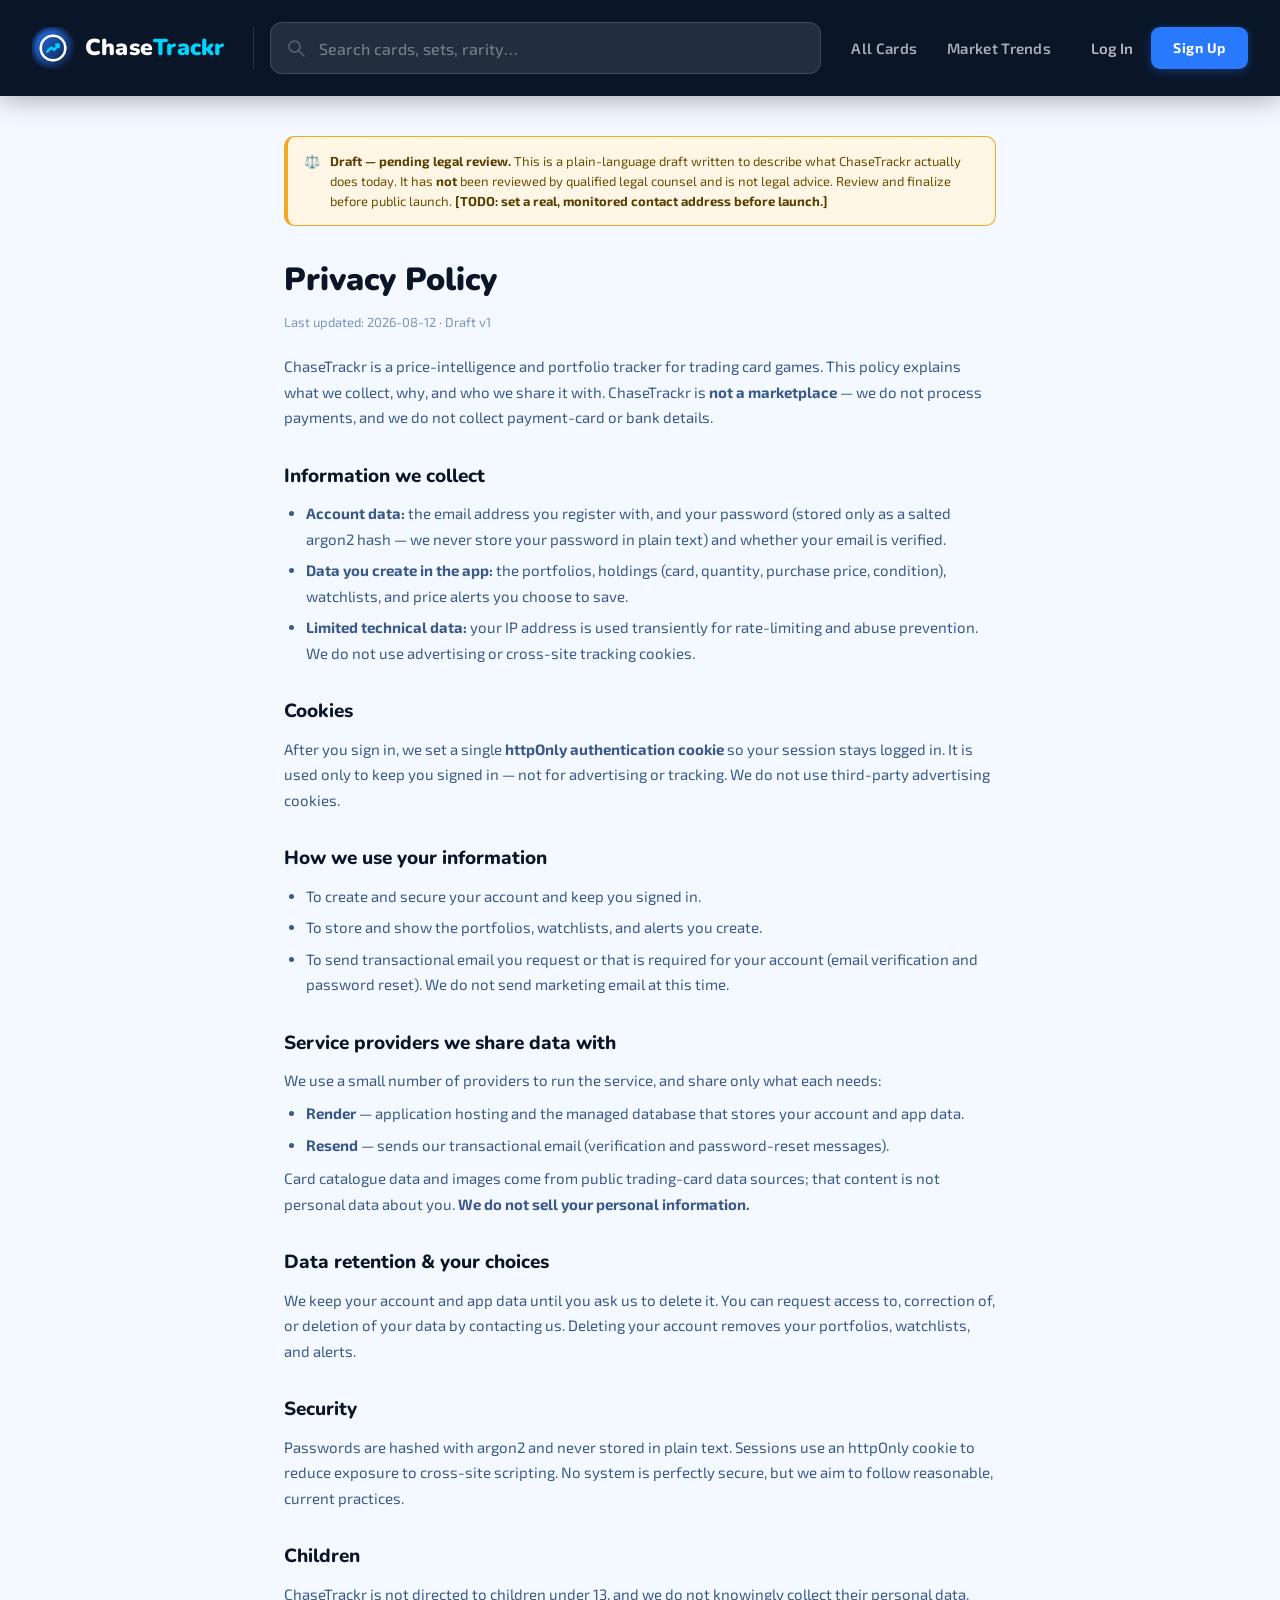
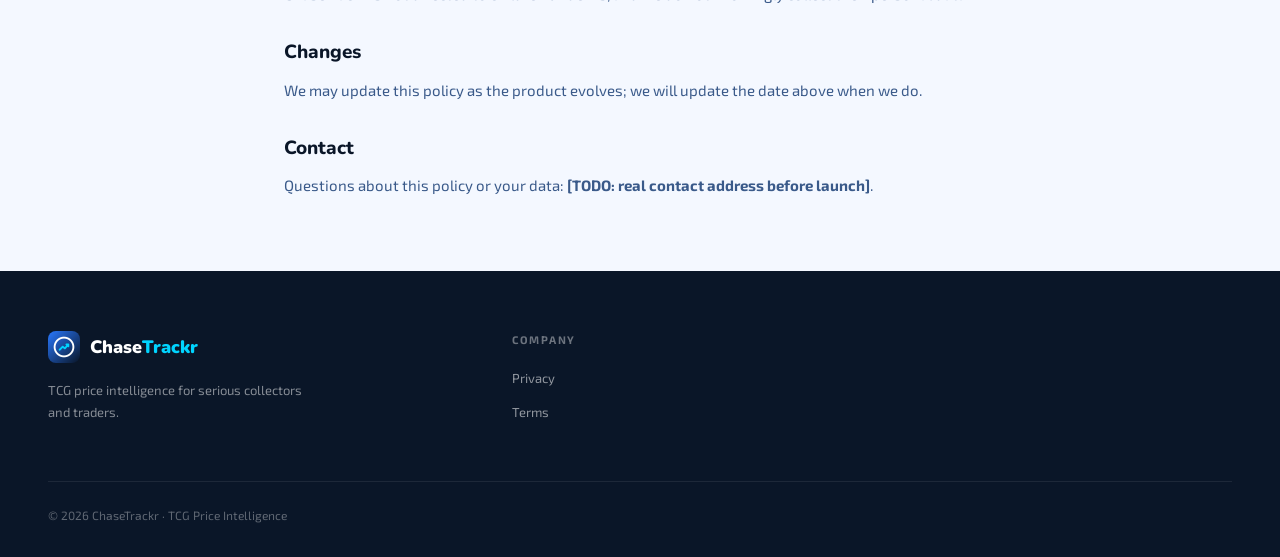
<file: privacy.html>
<!DOCTYPE html>
<html lang="en">
<head>
  <meta charset="UTF-8" />
  <meta name="viewport" content="width=device-width, initial-scale=1.0" />
  <title>Privacy Policy — ChaseTrackr</title>
  <link rel="stylesheet" href="css/tokens.css" />
  <style>
    body { padding-top: var(--nav-h); background: var(--bg); min-height: 100vh; }
    .legal { max-width: 760px; margin: 0 auto; padding: 40px 24px 72px; }
    .legal h1 { font-family: 'Nunito', sans-serif; font-weight: 900; font-size: 32px; color: var(--navy); margin-bottom: 6px; }
    .legal .updated { font-size: 13px; color: var(--muted); margin-bottom: 22px; }
    .legal h2 { font-family: 'Nunito', sans-serif; font-weight: 800; font-size: 19px; color: var(--navy); margin: 30px 0 10px; }
    .legal p, .legal li { font-size: 15px; line-height: 1.7; color: var(--text-mid); }
    .legal ul { margin: 8px 0 8px 22px; }
    .legal li { margin-bottom: 6px; }
    .legal a { color: var(--blue); }
    .review-flag { display: flex; gap: 10px; background: #FFF6E6; border: 1px solid var(--gold); border-left: 4px solid var(--gold);
      border-radius: 10px; padding: 14px 16px; margin-bottom: 28px; font-size: 13px; line-height: 1.55; color: #6B4E00; }
    .review-flag b { color: #593f00; }
  </style>
</head>
<body>
  <div id="site-nav"></div>

  <main class="legal">
    <div class="review-flag">
      <span>⚖️</span>
      <span><b>Draft — pending legal review.</b> This is a plain-language draft written to describe what
      ChaseTrackr actually does today. It has <b>not</b> been reviewed by qualified legal counsel and is not
      legal advice. Review and finalize before public launch. <b>[TODO: set a real, monitored contact address
      before launch.]</b></span>
    </div>

    <h1>Privacy Policy</h1>
    <div class="updated">Last updated: 2026-08-12 · Draft v1</div>

    <p>ChaseTrackr is a price-intelligence and portfolio tracker for trading card games. This policy explains
    what we collect, why, and who we share it with. ChaseTrackr is <strong>not a marketplace</strong> — we do
    not process payments, and we do not collect payment-card or bank details.</p>

    <h2>Information we collect</h2>
    <ul>
      <li><strong>Account data:</strong> the email address you register with, and your password (stored only as
        a salted argon2 hash — we never store your password in plain text) and whether your email is verified.</li>
      <li><strong>Data you create in the app:</strong> the portfolios, holdings (card, quantity, purchase price,
        condition), watchlists, and price alerts you choose to save.</li>
      <li><strong>Limited technical data:</strong> your IP address is used transiently for rate-limiting and
        abuse prevention. We do not use advertising or cross-site tracking cookies.</li>
    </ul>

    <h2>Cookies</h2>
    <p>After you sign in, we set a single <strong>httpOnly authentication cookie</strong> so your session stays
    logged in. It is used only to keep you signed in — not for advertising or tracking. We do not use
    third-party advertising cookies.</p>

    <h2>How we use your information</h2>
    <ul>
      <li>To create and secure your account and keep you signed in.</li>
      <li>To store and show the portfolios, watchlists, and alerts you create.</li>
      <li>To send transactional email you request or that is required for your account (email verification and
        password reset). We do not send marketing email at this time.</li>
    </ul>

    <h2>Service providers we share data with</h2>
    <p>We use a small number of providers to run the service, and share only what each needs:</p>
    <ul>
      <li><strong>Render</strong> — application hosting and the managed database that stores your account and
        app data.</li>
      <li><strong>Resend</strong> — sends our transactional email (verification and password-reset messages).</li>
    </ul>
    <p>Card catalogue data and images come from public trading-card data sources; that content is not personal
    data about you. <strong>We do not sell your personal information.</strong></p>

    <h2>Data retention &amp; your choices</h2>
    <p>We keep your account and app data until you ask us to delete it. You can request access to, correction of,
    or deletion of your data by contacting us. Deleting your account removes your portfolios, watchlists, and
    alerts.</p>

    <h2>Security</h2>
    <p>Passwords are hashed with argon2 and never stored in plain text. Sessions use an httpOnly cookie to reduce
    exposure to cross-site scripting. No system is perfectly secure, but we aim to follow reasonable, current
    practices.</p>

    <h2>Children</h2>
    <p>ChaseTrackr is not directed to children under 13, and we do not knowingly collect their personal data.</p>

    <h2>Changes</h2>
    <p>We may update this policy as the product evolves; we will update the date above when we do.</p>

    <h2>Contact</h2>
    <p>Questions about this policy or your data: <strong>[TODO: real contact address before launch]</strong>.</p>
  </main>

  <footer class="site-footer">
    <div class="footer-inner">
      <div>
        <div class="footer-brand">
          <img class="footer-icon" src="brand_assets/Homescreen App icon.png" alt="ChaseTrackr" />
          <span class="footer-wm">Chase<span class="cyan">Trackr</span></span>
        </div>
        <p class="footer-desc">TCG price intelligence for serious collectors and traders.</p>
      </div>
      <div>
        <div class="footer-col-t">Company</div>
        <ul class="footer-links">
          <li><a href="privacy.html">Privacy</a></li>
          <li><a href="terms.html">Terms</a></li>
        </ul>
      </div>
    </div>
    <div class="footer-bottom">
      <div class="footer-copy">© 2026 ChaseTrackr · TCG Price Intelligence</div>
    </div>
  </footer>

  <script src="data/cards.js"></script>
  <script src="js/cards-api.js"></script>
  <script src="js/auth.js"></script>
  <script src="js/nav.js"></script>
</body>
</html>
</file>
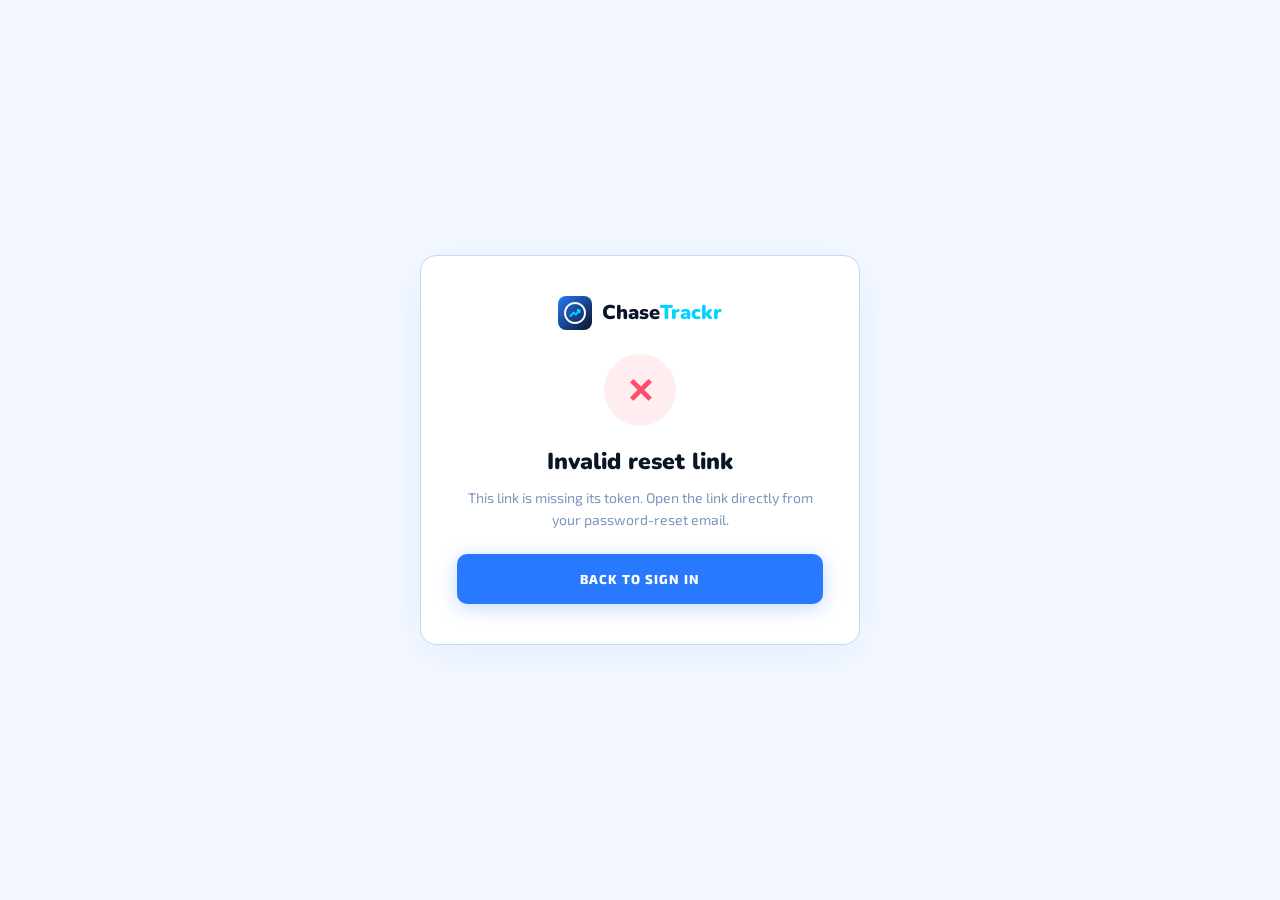
<file: reset.html>
<!DOCTYPE html>
<html lang="en">
<head>
  <meta charset="UTF-8" />
  <meta name="viewport" content="width=device-width, initial-scale=1.0" />
  <title>Reset Password — ChaseTrackr</title>
  <link rel="stylesheet" href="css/tokens.css" />
  <style>
    body { min-height:100vh; display:flex; align-items:center; justify-content:center; background:var(--bg); padding:24px; }
    .auth-card { width:100%; max-width:440px; background:var(--white); border:1px solid var(--border);
      border-radius:16px; padding:40px 36px; box-shadow:0 8px 40px rgba(41,121,255,0.08); }
    .auth-logo { display:flex; align-items:center; justify-content:center; gap:10px; text-decoration:none; margin-bottom:24px; }
    .auth-logo img { height:34px; width:34px; border-radius:8px; }
    .auth-logo span { font-family:'Nunito',sans-serif; font-weight:900; font-size:20px; color:var(--navy); }
    .auth-logo .cyan { color:var(--cyan); }
    .status-title { font-family:'Nunito',sans-serif; font-weight:900; font-size:23px; color:var(--navy); margin-bottom:6px; text-align:center; }
    .status-sub { font-size:14px; color:var(--muted); line-height:1.6; margin-bottom:22px; text-align:center; }
    .status-icon { width:72px; height:72px; border-radius:50%; margin:0 auto 18px;
      display:flex; align-items:center; justify-content:center; font-size:34px; font-weight:800; }
    .status-icon.ok  { background:rgba(0,196,140,0.12); color:var(--green); }
    .status-icon.err { background:rgba(255,77,106,0.1); color:var(--red); }
    label { display:block; font-size:12px; font-weight:700; letter-spacing:0.06em; text-transform:uppercase;
      color:var(--text-mid); margin-bottom:7px; }
    .rfield { display:block; width:100%; height:46px; padding:0 16px; background:var(--surface);
      border:1.5px solid var(--border); border-radius:10px; font-family:'Exo 2',sans-serif; font-size:14px;
      color:var(--text); outline:none; margin-bottom:14px; transition:border-color .18s, box-shadow .18s, background .18s; }
    .rfield:focus { border-color:var(--blue); background:var(--white); box-shadow:0 0 0 3px rgba(41,121,255,0.12); }
    .field-error { font-size:11px; font-weight:600; color:var(--red); margin:-10px 0 12px; display:none; }
    .field-error.show { display:block; }
    .btn-primary { display:block; width:100%; height:50px; background:var(--blue); color:#fff; border:none;
      border-radius:10px; font-family:'Exo 2',sans-serif; font-weight:800; font-size:13px; letter-spacing:0.08em;
      text-transform:uppercase; cursor:pointer; text-decoration:none; text-align:center; line-height:50px;
      box-shadow:0 4px 20px rgba(41,121,255,0.28); transition:background .15s, transform .12s; }
    .btn-primary:hover { background:var(--blue-h); transform:translateY(-1px); }
    .btn-primary.loading { opacity:0.8; pointer-events:none; }
    .form-error-banner { display:none; align-items:center; gap:10px; background:rgba(255,77,106,0.08);
      border:1px solid rgba(255,77,106,0.2); border-radius:8px; padding:11px 14px; margin-bottom:16px;
      font-size:13px; font-weight:600; color:var(--red); }
    .form-error-banner.show { display:flex; }
    .auth-actions { text-align:center; }
  </style>
</head>
<body>
  <div class="auth-card">
    <a class="auth-logo" href="index.html"><img src="brand_assets/Homescreen App icon.png" alt="" /><span>Chase<span class="cyan">Trackr</span></span></a>

    <!-- Form state -->
    <div id="reset-form-wrap">
      <h1 class="status-title">Set a new password</h1>
      <p class="status-sub">Choose a new password for your ChaseTrackr account.</p>
      <div class="form-error-banner" id="reset-error"><span id="reset-error-text"></span></div>
      <form id="reset-form" novalidate>
        <label for="reset-pw">New password</label>
        <input class="rfield" type="password" id="reset-pw" autocomplete="new-password" placeholder="8+ characters" required />
        <div class="field-error" id="reset-pw-error">Password must be at least 8 characters.</div>
        <label for="reset-pw2">Confirm password</label>
        <input class="rfield" type="password" id="reset-pw2" autocomplete="new-password" placeholder="Re-enter password" required />
        <div class="field-error" id="reset-pw2-error">Passwords don’t match.</div>
        <button class="btn-primary" type="submit" id="reset-submit">Reset password</button>
      </form>
    </div>

    <!-- Result state -->
    <div id="reset-result" style="display:none;">
      <div class="status-icon" id="reset-icon"></div>
      <h1 class="status-title" id="reset-title"></h1>
      <p class="status-sub" id="reset-sub"></p>
      <div class="auth-actions" id="reset-actions"></div>
    </div>
  </div>

  <script src="js/auth.js"></script>
  <script>
    const token  = new URLSearchParams(location.search).get('token');
    const wrap   = document.getElementById('reset-form-wrap');
    const result = document.getElementById('reset-result');

    function showResult(kind, title, sub, actionsHtml) {
      wrap.style.display = 'none';
      const icon = document.getElementById('reset-icon');
      icon.className = 'status-icon ' + (kind === 'ok' ? 'ok' : 'err');
      icon.textContent = kind === 'ok' ? '✓' : '✕';
      document.getElementById('reset-title').textContent = title;
      document.getElementById('reset-sub').textContent = sub;
      document.getElementById('reset-actions').innerHTML = actionsHtml || '';
      result.style.display = 'block';
    }

    if (!token) {
      showResult('err', 'Invalid reset link',
        'This link is missing its token. Open the link directly from your password-reset email.',
        '<a class="btn-primary" href="signin.html">Back to sign in</a>');
    }

    document.getElementById('reset-form').addEventListener('submit', async function (e) {
      e.preventDefault();
      const pw  = document.getElementById('reset-pw').value;
      const pw2 = document.getElementById('reset-pw2').value;
      const e1 = document.getElementById('reset-pw-error');
      const e2 = document.getElementById('reset-pw2-error');
      const banner = document.getElementById('reset-error');
      e1.classList.remove('show'); e2.classList.remove('show'); banner.classList.remove('show');

      let ok = true;
      if (!pw || pw.length < 8) { e1.classList.add('show'); ok = false; }
      if (pw !== pw2)           { e2.classList.add('show'); ok = false; }
      if (!ok) return;

      const btn = document.getElementById('reset-submit');
      btn.classList.add('loading'); btn.textContent = 'Resetting…';
      try {
        await CT.auth.resetPassword(token, pw);
        showResult('ok', 'Password reset',
          'Your password has been updated and any other sessions were signed out. Sign in with your new password.',
          '<a class="btn-primary" href="signin.html">Sign in</a>');
      } catch (err) {
        btn.classList.remove('loading'); btn.textContent = 'Reset password';
        if (err.status === 400) {
          showResult('err', 'Link expired or invalid',
            'This reset link is invalid or has already been used. Request a fresh one from the sign-in page.',
            '<a class="btn-primary" href="signin.html">Back to sign in</a>');
        } else {
          document.getElementById('reset-error-text').textContent =
            err.status === 429 ? 'Too many attempts — please wait a minute.' : 'Something went wrong. Please try again.';
          banner.classList.add('show');
        }
      }
    });
  </script>
</body>
</html>
</file>
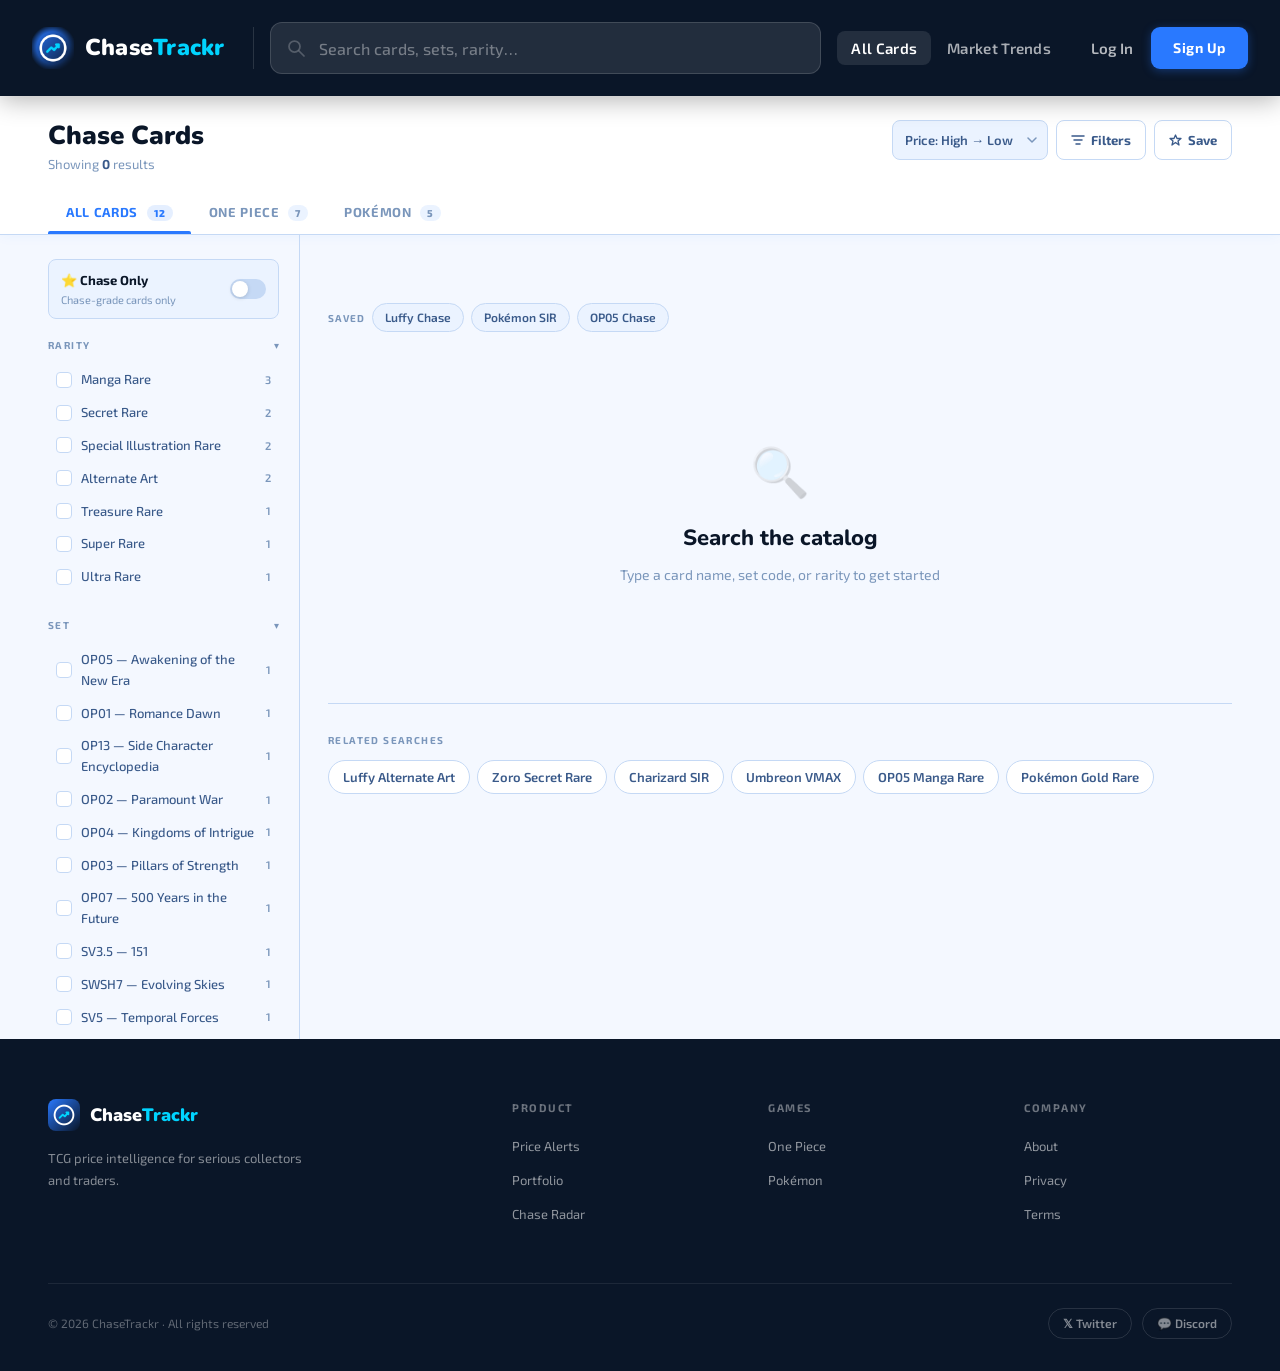
<file: search.html>
<!DOCTYPE html>
<html lang="en">
<head>
  <meta charset="UTF-8" />
  <meta name="viewport" content="width=device-width, initial-scale=1.0" />
  <title>Browse Cards — ChaseTrackr</title>
  <link rel="stylesheet" href="css/tokens.css" />
  <style>
    body { padding-top: var(--nav-h); }

    /* ── SEARCH HEADER ────────────────────────────────────── */
    .search-header {
      background: var(--white);
      border-bottom: 1px solid var(--border);
      padding: 24px 48px 0;
      box-shadow: 0 1px 12px rgba(41,121,255,0.05);
    }
    .sh-top {
      display: flex; align-items: flex-start; justify-content: space-between;
      margin-bottom: 16px; gap: 20px; flex-wrap: wrap;
    }
    .sh-title {
      font-family: 'Nunito', sans-serif; font-weight: 900;
      font-size: 26px; color: var(--navy); line-height: 1.2;
    }
    .sh-count { font-size: 13px; color: var(--muted); margin-top: 3px; }
    .sh-count strong { color: var(--text-mid); font-weight: 700; }

    .sh-controls { display: flex; align-items: center; gap: 8px; flex-wrap: wrap; }

    .sort-select {
      height: 40px; padding: 0 34px 0 12px;
      background: var(--surface) url("data:image/svg+xml,%3Csvg width='10' height='6' viewBox='0 0 10 6' xmlns='http://www.w3.org/2000/svg'%3E%3Cpath d='M1 1L5 5L9 1' stroke='%237A96BB' stroke-width='1.5' stroke-linecap='round' stroke-linejoin='round' fill='none'/%3E%3C/svg%3E") no-repeat right 10px center;
      border: 1.5px solid var(--border); border-radius: 8px;
      font-family: 'Exo 2', sans-serif; font-size: 13px; font-weight: 600;
      color: var(--text-mid); cursor: pointer; appearance: none; outline: none;
      transition: border-color 0.15s;
    }
    .sort-select:focus { border-color: var(--blue); }

    .toggle-filters-btn {
      display: inline-flex; align-items: center; gap: 6px;
      height: 40px; padding: 0 14px;
      background: none; border: 1.5px solid var(--border); border-radius: 8px;
      font-family: 'Exo 2', sans-serif; font-size: 13px; font-weight: 700;
      color: var(--text-mid); cursor: pointer;
      transition: background 0.15s, border-color 0.15s, color 0.15s;
    }
    .toggle-filters-btn:hover { background: var(--surface); color: var(--blue); border-color: var(--blue); }
    .filter-badge {
      background: var(--blue); color: #fff;
      font-size: 10px; font-weight: 800; border-radius: 100px;
      width: 17px; height: 17px; display: inline-flex; align-items: center; justify-content: center;
    }
    .save-search-btn {
      display: inline-flex; align-items: center; gap: 6px;
      height: 40px; padding: 0 14px;
      background: none; border: 1.5px solid var(--border); border-radius: 8px;
      font-family: 'Exo 2', sans-serif; font-size: 13px; font-weight: 700;
      color: var(--text-mid); cursor: pointer;
      transition: background 0.15s, border-color 0.15s;
    }
    .save-search-btn:hover { background: var(--surface); border-color: var(--blue); color: var(--blue); }

    /* game tabs */
    .game-tabs { display: flex; }
    .game-tab {
      font-family: 'Exo 2', sans-serif; font-size: 13px; font-weight: 700;
      letter-spacing: 0.05em; text-transform: uppercase;
      color: var(--muted); background: none; border: none;
      padding: 13px 18px; cursor: pointer; position: relative;
      transition: color 0.15s;
    }
    .game-tab::after {
      content: ''; position: absolute; bottom: 0; left: 0; right: 0; height: 2.5px;
      background: var(--blue); transform: scaleX(0); transition: transform 0.18s;
      border-radius: 2px 2px 0 0;
    }
    .game-tab:hover { color: var(--text-mid); }
    .game-tab.active { color: var(--blue); }
    .game-tab.active::after { transform: scaleX(1); }
    .game-tab-count {
      display: inline-flex; align-items: center; justify-content: center;
      font-size: 10px; font-weight: 800;
      background: var(--surface); color: var(--muted);
      border-radius: 100px; padding: 2px 7px; margin-left: 5px;
    }
    .game-tab.active .game-tab-count { background: rgba(41,121,255,0.12); color: var(--blue); }

    /* ── BODY LAYOUT ─────────────────────────────────────── */
    .browse-body {
      max-width: 1440px; margin: 0 auto;
      display: flex; padding: 0 48px; min-height: calc(100vh - var(--nav-h));
    }

    /* ── SIDEBAR ─────────────────────────────────────────── */
    .sidebar {
      width: 252px; flex-shrink: 0;
      padding: 24px 20px 24px 0;
      border-right: 1px solid var(--border);
      position: sticky; top: var(--nav-h);
      height: calc(100vh - var(--nav-h)); overflow-y: auto;
    }
    .sidebar::-webkit-scrollbar { width: 4px; }
    .sidebar::-webkit-scrollbar-thumb { background: var(--border); border-radius: 4px; }

    .sidebar-section { margin-bottom: 24px; }
    .sidebar-section-head {
      display: flex; align-items: center; justify-content: space-between;
      margin-bottom: 10px; cursor: pointer; user-select: none;
    }
    .sidebar-section-title {
      font-size: 10px; font-weight: 700; letter-spacing: 0.14em; text-transform: uppercase;
      color: var(--muted);
    }
    .sidebar-chevron { color: var(--muted); font-size: 10px; transition: transform 0.15s; }
    .sidebar-section.collapsed .sidebar-chevron { transform: rotate(-90deg); }
    .sidebar-section.collapsed .sidebar-body { display: none; }

    .filter-option {
      display: flex; align-items: center; gap: 9px;
      padding: 6px 8px; cursor: pointer; border-radius: 6px;
      transition: background 0.1s;
    }
    .filter-option:hover { background: var(--surface); }
    .filter-check {
      width: 16px; height: 16px; border-radius: 4px;
      border: 1.5px solid var(--border); background: var(--white);
      flex-shrink: 0; display: flex; align-items: center; justify-content: center;
      transition: background 0.12s, border-color 0.12s;
    }
    .filter-option.checked .filter-check { background: var(--blue); border-color: var(--blue); }
    .filter-option.checked .filter-check::after { content: '✓'; font-size: 9px; color: #fff; font-weight: 900; }
    .filter-label { font-size: 13px; font-weight: 500; color: var(--text-mid); flex: 1; }
    .filter-count { font-size: 11px; font-weight: 600; color: var(--muted); }

    .chase-toggle {
      display: flex; align-items: center; justify-content: space-between;
      padding: 10px 12px; border-radius: 8px;
      background: var(--surface); border: 1.5px solid var(--border); cursor: pointer;
      transition: border-color 0.15s;
    }
    .chase-toggle.on { border-color: var(--gold); background: rgba(245,166,35,0.06); }
    .chase-toggle-label { font-size: 13px; font-weight: 700; color: var(--text); }
    .chase-toggle-sub { font-size: 11px; color: var(--muted); }
    .toggle-knob {
      width: 36px; height: 20px; border-radius: 100px;
      background: var(--border); position: relative; flex-shrink: 0;
      transition: background 0.18s;
    }
    .toggle-knob::after {
      content: ''; position: absolute; top: 2px; left: 2px;
      width: 16px; height: 16px; border-radius: 50%; background: #fff;
      transition: transform 0.18s; box-shadow: 0 1px 4px rgba(0,0,0,0.15);
    }
    .chase-toggle.on .toggle-knob { background: var(--gold); }
    .chase-toggle.on .toggle-knob::after { transform: translateX(16px); }

    .price-range-display { font-size: 13px; font-weight: 700; color: var(--navy); margin-bottom: 8px; }
    .range-inputs { display: flex; align-items: center; gap: 6px; }
    .range-input {
      flex: 1; height: 34px; padding: 0 10px;
      border: 1.5px solid var(--border); border-radius: 7px;
      background: var(--white); font-family: 'Exo 2', sans-serif;
      font-size: 13px; font-weight: 600; color: var(--text); outline: none;
      transition: border-color 0.15s;
    }
    .range-input:focus { border-color: var(--blue); }
    .range-sep { color: var(--muted); font-size: 11px; }

    .graded-option {
      display: flex; align-items: center; gap: 9px; padding: 6px 0; cursor: pointer;
    }
    .graded-radio {
      width: 16px; height: 16px; border-radius: 50%;
      border: 1.5px solid var(--border); background: var(--white);
      flex-shrink: 0; display: flex; align-items: center; justify-content: center;
      transition: border-color 0.12s;
    }
    .graded-option.selected .graded-radio { border-color: var(--blue); }
    .graded-option.selected .graded-radio::after {
      content: ''; width: 8px; height: 8px; border-radius: 50%; background: var(--blue);
    }
    .graded-label { font-size: 13px; font-weight: 500; color: var(--text-mid); }

    .clear-filters {
      width: 100%; height: 34px;
      background: none; border: 1.5px solid var(--border); border-radius: 7px;
      font-family: 'Exo 2', sans-serif; font-size: 12px; font-weight: 700;
      color: var(--muted); cursor: pointer;
      transition: color 0.12s, border-color 0.12s, background 0.12s;
    }
    .clear-filters:hover { color: var(--red); border-color: var(--red); background: var(--red-bg); }

    /* ── RESULTS ─────────────────────────────────────────── */
    .results-area { flex: 1; padding: 24px 0 24px 28px; min-width: 0; }

    .active-filters { display: flex; align-items: center; gap: 7px; flex-wrap: wrap; margin-bottom: 16px; min-height: 28px; }
    .filter-chip {
      display: inline-flex; align-items: center; gap: 4px;
      font-size: 12px; font-weight: 700;
      background: rgba(41,121,255,0.1); color: var(--blue);
      border: 1px solid rgba(41,121,255,0.2); border-radius: 100px; padding: 4px 10px;
      cursor: pointer; transition: background 0.12s;
    }
    .filter-chip:hover { background: rgba(41,121,255,0.18); }
    .filter-chip .remove { font-size: 13px; margin-left: 2px; }

    .saved-searches { display: flex; align-items: center; gap: 7px; margin-bottom: 20px; flex-wrap: wrap; }
    .saved-label { font-size: 10px; font-weight: 700; letter-spacing: 0.1em; text-transform: uppercase; color: var(--muted); }
    .saved-pill {
      font-size: 12px; font-weight: 600; color: var(--text-mid);
      background: var(--surface); border: 1px solid var(--border); border-radius: 100px;
      padding: 4px 12px; cursor: pointer; text-decoration: none;
      transition: background 0.12s, border-color 0.12s, color 0.12s;
    }
    .saved-pill:hover { background: var(--white); border-color: var(--blue); color: var(--blue); }

    .card-grid { display: grid; grid-template-columns: repeat(3, 1fr); gap: 18px; margin-bottom: 36px; }

    .no-results { text-align: center; padding: 80px 20px; grid-column: 1/-1; }
    .no-results-title { font-family: 'Nunito', sans-serif; font-weight: 800; font-size: 22px; color: var(--navy); margin-bottom: 8px; }
    .no-results-sub { font-size: 14px; color: var(--muted); }

    /* pagination */
    .pagination { display: flex; align-items: center; justify-content: center; gap: 5px; margin-bottom: 40px; }
    .page-btn {
      min-width: 34px; height: 34px; border-radius: 7px;
      font-family: 'Exo 2', sans-serif; font-size: 13px; font-weight: 700;
      color: var(--text-mid); background: var(--white); border: 1.5px solid var(--border);
      cursor: pointer; display: inline-flex; align-items: center; justify-content: center;
      padding: 0 10px; transition: background 0.12s, border-color 0.12s, color 0.12s;
    }
    .page-btn:hover { background: var(--surface); border-color: var(--blue); color: var(--blue); }
    .page-btn.active { background: var(--blue); border-color: var(--blue); color: #fff; }
    .page-btn:disabled { opacity: 0.4; cursor: not-allowed; }

    /* related searches */
    .related-searches { border-top: 1px solid var(--border); padding-top: 28px; margin-bottom: 48px; }
    .rs-title { font-size: 10px; font-weight: 700; letter-spacing: 0.14em; text-transform: uppercase; color: var(--muted); margin-bottom: 12px; }
    .rs-pills { display: flex; flex-wrap: wrap; gap: 7px; }
    .rs-pill {
      font-size: 13px; font-weight: 600; color: var(--text-mid);
      background: var(--white); border: 1.5px solid var(--border); border-radius: 100px;
      padding: 6px 14px; text-decoration: none; cursor: pointer;
      transition: background 0.12s, border-color 0.12s, color 0.12s;
    }
    .rs-pill:hover { background: var(--surface); border-color: var(--blue); color: var(--blue); }

    /* ── SKELETON LOADER ────────────────────────────────── */
    .skeleton-cell {
      background: var(--white); border-radius: 12px;
      border: 1.5px solid var(--border); overflow: hidden;
    }
    @keyframes shimmer {
      0%   { background-position: 200% center; }
      100% { background-position: -200% center; }
    }
    .skel {
      background: linear-gradient(90deg, var(--surface) 25%, rgba(197,217,245,0.6) 50%, var(--surface) 75%);
      background-size: 200% 100%;
      animation: shimmer 1.4s infinite;
      border-radius: 6px;
    }
    .skel-img  { height: 200px; border-radius: 0; }
    .skel-body { padding: 14px 16px; display: flex; flex-direction: column; gap: 10px; }
    .skel-line { height: 12px; }
    .skel-line.short { width: 40%; }
    .skel-line.long  { width: 80%; }
    .skel-line.med   { width: 60%; }
    .skel-footer { height: 32px; margin-top: 4px; }

    /* ── FALLBACK BANNER ─────────────────────────────────── */
    .fallback-banner {
      background: rgba(245,166,35,0.08); border: 1px solid rgba(245,166,35,0.3);
      color: #7A5200; border-radius: 8px; padding: 10px 16px;
      font-family: 'Exo 2', sans-serif; font-size: 13px; font-weight: 600;
      margin-bottom: 14px; display: none;
    }

    /* ── RESPONSIVE ─────────────────────────────────────── */
    @media (max-width: 960px) {
      .search-header { padding: 20px 20px 0; }
      .browse-body { padding: 0 20px; flex-direction: column; }
      .sidebar {
        width: 100%; border-right: none; position: static; height: auto;
        padding: 16px 0; border-bottom: 1px solid var(--border); display: none;
      }
      .sidebar.open { display: block; }
      .results-area { padding: 20px 0; }
      .card-grid { grid-template-columns: repeat(2, 1fr); }
    }
    @media (max-width: 480px) {
      .card-grid { grid-template-columns: 1fr; }
    }
  </style>
</head>
<body>

<div id="site-nav"></div>

<!-- ══ SEARCH HEADER ════════════════════════════════════════ -->
<div class="search-header">
  <div class="sh-top">
    <div>
      <div class="sh-title" id="page-title">Chase Cards</div>
      <div class="sh-count">Showing <strong id="result-count">12</strong> results</div>
    </div>
    <div class="sh-controls">
      <select class="sort-select" id="sort-select" onchange="handleSort(this.value)">
        <option value="price-desc">Price: High → Low</option>
        <option value="price-asc">Price: Low → High</option>
        <option value="change-desc">Rising First</option>
        <option value="change-asc">Falling First</option>
        <option value="name-asc">Name A–Z</option>
      </select>
      <button class="toggle-filters-btn" onclick="toggleSidebar()">
        <svg width="14" height="14" viewBox="0 0 14 14" fill="none">
          <path d="M1 3h12M3 7h8M5 11h4" stroke="currentColor" stroke-width="1.5" stroke-linecap="round"/>
        </svg>
        Filters
        <span class="filter-badge" id="filter-badge" style="display:none;">0</span>
      </button>
      <button class="save-search-btn" onclick="handleSaveSearch()">
        <svg width="13" height="13" viewBox="0 0 13 13" fill="none">
          <path d="M6.5 1L8 4.5H12L9 7L10 11L6.5 8.5L3 11L4 7L1 4.5H5Z" stroke="currentColor" stroke-width="1.3" stroke-linejoin="round" fill="none"/>
        </svg>
        Save
      </button>
    </div>
  </div>

  <div class="game-tabs">
    <button class="game-tab active" onclick="setGame('all',this)">
      All Cards <span class="game-tab-count" id="tab-all">12</span>
    </button>
    <button class="game-tab" onclick="setGame('ONE PIECE',this)">
      One Piece <span class="game-tab-count" id="tab-op">7</span>
    </button>
    <button class="game-tab" onclick="setGame('POKÉMON',this)">
      Pokémon <span class="game-tab-count" id="tab-pk">5</span>
    </button>
  </div>
</div>

<!-- ══ BROWSE BODY ══════════════════════════════════════════ -->
<div class="browse-body">

  <!-- SIDEBAR -->
  <aside class="sidebar" id="sidebar">
    <div class="sidebar-section" style="margin-bottom:18px;">
      <div class="chase-toggle" id="chase-toggle" onclick="toggleChase()">
        <div>
          <div class="chase-toggle-label">⭐ Chase Only</div>
          <div class="chase-toggle-sub">Chase-grade cards only</div>
        </div>
        <div class="toggle-knob"></div>
      </div>
    </div>

    <div class="sidebar-section" id="sec-rarity">
      <div class="sidebar-section-head" onclick="toggleSection('sec-rarity')">
        <span class="sidebar-section-title">Rarity</span>
        <span class="sidebar-chevron">▾</span>
      </div>
      <div class="sidebar-body" id="rarity-filters"><!-- JS --></div>
    </div>

    <div class="sidebar-section" id="sec-set">
      <div class="sidebar-section-head" onclick="toggleSection('sec-set')">
        <span class="sidebar-section-title">Set</span>
        <span class="sidebar-chevron">▾</span>
      </div>
      <div class="sidebar-body" id="set-filters"><!-- JS --></div>
    </div>

    <div class="sidebar-section" id="sec-price">
      <div class="sidebar-section-head" onclick="toggleSection('sec-price')">
        <span class="sidebar-section-title">Price Range</span>
        <span class="sidebar-chevron">▾</span>
      </div>
      <div class="sidebar-body">
        <div class="price-range-display" id="price-display">$0 – Any</div>
        <div class="range-inputs">
          <input class="range-input" type="number" id="min-price" placeholder="Min" oninput="updatePriceRange()" />
          <span class="range-sep">–</span>
          <input class="range-input" type="number" id="max-price" placeholder="Max" oninput="updatePriceRange()" />
        </div>
      </div>
    </div>

    <div class="sidebar-section" id="sec-graded">
      <div class="sidebar-section-head" onclick="toggleSection('sec-graded')">
        <span class="sidebar-section-title">Condition</span>
        <span class="sidebar-chevron">▾</span>
      </div>
      <div class="sidebar-body">
        <div class="graded-option selected" onclick="setGraded('all',this)">
          <div class="graded-radio"></div><span class="graded-label">All Conditions</span>
        </div>
        <div class="graded-option" onclick="setGraded('raw',this)">
          <div class="graded-radio"></div><span class="graded-label">Raw Only</span>
        </div>
        <div class="graded-option" onclick="setGraded('graded',this)">
          <div class="graded-radio"></div><span class="graded-label">Graded Only</span>
        </div>
      </div>
    </div>

    <button class="clear-filters" onclick="clearAllFilters()">Clear All Filters</button>
  </aside>

  <!-- RESULTS -->
  <div class="results-area">
    <div class="active-filters" id="active-filters"></div>
    <div class="fallback-banner" id="fallback-banner">⚠ Backend unreachable — showing cached data. Results may be incomplete.</div>

    <div class="saved-searches">
      <span class="saved-label">Saved</span>
      <a class="saved-pill" href="#" onclick="event.preventDefault();applySearch('Luffy Chase')">Luffy Chase</a>
      <a class="saved-pill" href="#" onclick="event.preventDefault();applySearch('Pokémon SIR')">Pokémon SIR</a>
      <a class="saved-pill" href="#" onclick="event.preventDefault();applySearch('OP05')">OP05 Chase</a>
    </div>

    <div class="card-grid" id="card-grid"></div>

    <!-- Pagination hidden: API caps at 50 results, no offset/limit yet.
         To add: backend needs offset+limit params + total in response; frontend tracks page. -->
    <div class="pagination" style="display:none;" aria-hidden="true">
      <button class="page-btn" disabled>← Prev</button>
      <button class="page-btn active">1</button>
      <button class="page-btn">Next →</button>
    </div>

    <div class="related-searches">
      <div class="rs-title">Related Searches</div>
      <div class="rs-pills">
        <a class="rs-pill" href="#" onclick="event.preventDefault();applySearch('Luffy Alternate Art')">Luffy Alternate Art</a>
        <a class="rs-pill" href="#" onclick="event.preventDefault();applySearch('Zoro Secret Rare')">Zoro Secret Rare</a>
        <a class="rs-pill" href="#" onclick="event.preventDefault();applySearch('Charizard SIR')">Charizard SIR</a>
        <a class="rs-pill" href="#" onclick="event.preventDefault();applySearch('Umbreon VMAX')">Umbreon VMAX</a>
        <a class="rs-pill" href="#" onclick="event.preventDefault();applySearch('OP05 Manga Rare')">OP05 Manga Rare</a>
        <a class="rs-pill" href="#" onclick="event.preventDefault();applySearch('Pokémon Gold')">Pokémon Gold Rare</a>
      </div>
    </div>
  </div>

</div>

<!-- ══ FOOTER ═══════════════════════════════════════════════ -->
<footer class="site-footer">
  <div class="footer-inner">
    <div>
      <div class="footer-brand">
        <img class="footer-icon" src="brand_assets/Homescreen App icon.png" alt="ChaseTrackr" />
        <span class="footer-wm">Chase<span class="cyan">Trackr</span></span>
      </div>
      <p class="footer-desc">TCG price intelligence for serious collectors and traders.</p>
    </div>
    <div>
      <div class="footer-col-t">Product</div>
      <ul class="footer-links">
        <li><a href="#">Price Alerts</a></li>
        <li><a href="#">Portfolio</a></li>
        <li><a href="#">Chase Radar</a></li>
      </ul>
    </div>
    <div>
      <div class="footer-col-t">Games</div>
      <ul class="footer-links">
        <li><a href="#">One Piece</a></li>
        <li><a href="#">Pokémon</a></li>
      </ul>
    </div>
    <div>
      <div class="footer-col-t">Company</div>
      <ul class="footer-links">
        <li><a href="#">About</a></li>
        <li><a href="privacy.html">Privacy</a></li>
        <li><a href="terms.html">Terms</a></li>
      </ul>
    </div>
  </div>
  <div class="footer-bottom">
    <div class="footer-copy">© 2026 ChaseTrackr · All rights reserved</div>
    <div class="footer-socials">
      <a class="social-pill" href="#">𝕏 Twitter</a>
      <a class="social-pill" href="#">💬 Discord</a>
    </div>
  </div>
</footer>

<script src="data/cards.js"></script>
<script src="js/cards-api.js"></script>
<script src="js/auth.js"></script>
<script src="js/nav.js"></script>
<script>
const BACKEND        = window.CT.BACKEND;
const FALLBACK_CARDS = (window.CT.CARDS || []);
const rs             = window.CT.rarityStyle;

// State
const state = {
  query: '', game: 'all', chaseOnly: false,
  rarities: new Set(), sets: new Set(),
  sort: 'price-desc', minPrice: null, maxPrice: null,
};

let liveResults   = null;   // null=not yet fetched; [] or [...]= fetched
let usingFallback = false;
let _fetchCtrl    = null;
let _debounce     = null;

// ── Backend → CT card shape ──
// Shared adapter in js/cards-api.js — single source so the game-normalize,
// SETCODE- prefix strip, and name cleanup fixes apply to every surface.
const mapCard = window.CT.mapCard;

// ── Skeleton loader ────────────────────────────────────────
function showSkeleton(n) {
  document.getElementById('card-grid').innerHTML = Array(n).fill(`
    <div class="skeleton-cell">
      <div class="skel skel-img"></div>
      <div class="skel-body">
        <div class="skel skel-line short"></div>
        <div class="skel skel-line long"></div>
        <div class="skel skel-line med"></div>
        <div class="skel skel-footer"></div>
      </div>
    </div>`).join('');
  document.getElementById('result-count').textContent = '…';
}

function showPrompt() {
  document.getElementById('card-grid').innerHTML = `<div class="no-results">
    <div style="font-size:48px;opacity:0.25;margin-bottom:12px;">🔍</div>
    <div class="no-results-title">Search the catalog</div>
    <div class="no-results-sub">Type a card name, set code, or rarity to get started</div>
  </div>`;
  document.getElementById('result-count').textContent = '0';
}

// ── API fetch ───────────────────────────────────────────────
// POST /api/v1/search-card — supports chase_only, game, card_type natively
let _lastTotal = null;   // total row count from last response (for future pagination)

async function fetchLive(offset) {
  if (_fetchCtrl) _fetchCtrl.abort();
  _fetchCtrl = new AbortController();
  const body = { query: state.query || '', offset: offset || 0, limit: PAGE_SIZE };
  if (state.game !== 'all')        body.game       = state.game;
  if (state.chaseOnly)             body.chase_only = true;
  if (state.rarities.size === 1)   body.rarity     = [...state.rarities][0];
  const res = await fetch(`${BACKEND}/api/v1/search-card`, {
    method: 'POST',
    signal: _fetchCtrl.signal,
    headers: { 'Content-Type': 'application/json', Accept: 'application/json' },
    body: JSON.stringify(body),
  });
  if (!res.ok) throw new Error(`HTTP ${res.status}`);
  const data = await res.json();
  _lastTotal = data.total ?? null;
  return (data.results || []).map(mapCard);
}

const PAGE_SIZE = 20;

// ── Fetch + render cycle ────────────────────────────────────
function triggerSearch(immediate) {
  clearTimeout(_debounce);
  _debounce = setTimeout(_doSearch, immediate ? 0 : 350);
}

async function _doSearch() {
  const hasQuery   = !!state.query;
  const hasFilters = state.chaseOnly || state.rarities.size > 0 || state.sets.size > 0
                     || state.game !== 'all' || state.minPrice != null || state.maxPrice != null;

  if (!hasQuery && !hasFilters) {
    liveResults = null; usingFallback = false; _lastTotal = null;
    showPrompt();
    updateTabCounts(null);
    buildSidebarFromCards(FALLBACK_CARDS);
    renderActiveFilters();
    return;
  }

  showSkeleton(6);
  document.getElementById('sort-select').disabled = true;

  try {
    // POST /api/v1/search-card handles query, game, chase_only, rarity natively
    liveResults   = await fetchLive(0);
    usingFallback = false;
  } catch (err) {
    if (err.name === 'AbortError') return;
    console.warn('[search] API unavailable, using fallback:', err.message);
    const q = state.query.toLowerCase();
    liveResults = FALLBACK_CARDS.filter(c => !q ||
      [c.name, c.setCode, c.rarity, c.set].some(f => (f||'').toLowerCase().includes(q)));
    usingFallback = true;
    _lastTotal = liveResults.length;
  } finally {
    document.getElementById('sort-select').disabled = false;
  }

  render();
}

// ── Tab counts (derived from current result set) ───────────
function updateTabCounts(cards) {
  const src = cards || FALLBACK_CARDS;
  document.getElementById('tab-all').textContent = src.length;
  document.getElementById('tab-op').textContent  = src.filter(c => c.game === 'ONE PIECE').length;
  document.getElementById('tab-pk').textContent  = src.filter(c => c.game === 'POKÉMON').length;
}

// ── Sidebar: counts from the live result set, not the static file ──
function buildSidebarFromCards(cards) {
  const rarityMap = {}, setMap = {};
  cards.forEach(c => {
    if (c.rarity)  rarityMap[c.rarity] = (rarityMap[c.rarity] || 0) + 1;
    if (c.setCode) {
      setMap[c.setCode] = setMap[c.setCode] || { name: c.set || c.setCode, count: 0 };
      setMap[c.setCode].count++;
    }
  });

  const rarityEl = document.getElementById('rarity-filters');
  rarityEl.innerHTML = '';
  Object.entries(rarityMap).sort((a,b)=>b[1]-a[1]).forEach(([r,n]) => {
    rarityEl.innerHTML += `
      <div class="filter-option${state.rarities.has(r)?' checked':''}" onclick="toggleFilter(this,'rarity','${r}')">
        <div class="filter-check"></div>
        <span class="filter-label">${r}</span>
        <span class="filter-count">${n}</span>
      </div>`;
  });
  if (!rarityEl.children.length)
    rarityEl.innerHTML = '<div style="font-size:12px;color:var(--muted);padding:6px 8px">Search to see facets</div>';

  const setEl = document.getElementById('set-filters');
  setEl.innerHTML = '';
  Object.entries(setMap).sort((a,b)=>b[1].count-a[1].count).forEach(([code,info]) => {
    setEl.innerHTML += `
      <div class="filter-option${state.sets.has(code)?' checked':''}" onclick="toggleFilter(this,'set','${code}')">
        <div class="filter-check"></div>
        <span class="filter-label">${code} — ${info.name}</span>
        <span class="filter-count">${info.count}</span>
      </div>`;
  });
  if (!setEl.children.length)
    setEl.innerHTML = '<div style="font-size:12px;color:var(--muted);padding:6px 8px">Search to see facets</div>';
}

// Init sidebar from static fallback; updated after each live fetch
buildSidebarFromCards(FALLBACK_CARDS);
updateTabCounts(null);

// ── URL params on load ─────────────────────────────────────
(function handleQueryParam() {
  const p = new URLSearchParams(location.search);
  if (p.get('q'))              state.query = p.get('q');
  if (p.get('filter')==='chase') { state.chaseOnly=true; document.getElementById('chase-toggle').classList.add('on'); }
  if (p.get('rarity'))         state.rarities.add(p.get('rarity'));
  if (p.get('game'))           state.game = decodeURIComponent(p.get('game'));
  if (p.get('sort'))           state.sort = p.get('sort');
})();

function getFiltered() {
  // Use live API results when available; fall back to static file
  let cards = liveResults !== null ? [...liveResults] : [...FALLBACK_CARDS];

  // Text search is already applied server-side when liveResults !== null;
  // apply client-side only when using the fallback
  if (liveResults === null && state.query) {
    const q = state.query.toLowerCase();
    cards = cards.filter(c =>
      (c.name    ||'').toLowerCase().includes(q) ||
      (c.setCode ||'').toLowerCase().includes(q) ||
      (c.rarity  ||'').toLowerCase().includes(q) ||
      (c.set     ||'').toLowerCase().includes(q)
    );
  }

  // Client-side filters (game not in backend response; chase_only not a route param)
  if (state.game !== 'all') cards = cards.filter(c => c.game === state.game);
  if (state.chaseOnly)      cards = cards.filter(c => c.isChase);
  if (state.rarities.size)  cards = cards.filter(c => state.rarities.has(c.rarity));
  if (state.sets.size)      cards = cards.filter(c => state.sets.has(c.setCode));
  if (state.minPrice !== null) cards = cards.filter(c => (c.currentPrice??0) >= state.minPrice);
  if (state.maxPrice !== null) cards = cards.filter(c => (c.currentPrice??0) <= state.maxPrice);

  const sorts = {
    'price-desc': (a,b) => (b.currentPrice??0) - (a.currentPrice??0),
    'price-asc':  (a,b) => (a.currentPrice??0) - (b.currentPrice??0),
    'change-desc':(a,b) => (b.change7d??0) - (a.change7d??0),
    'change-asc': (a,b) => (a.change7d??0) - (b.change7d??0),
    'name-asc':   (a,b) => (a.name||'').localeCompare(b.name||''),
  };
  cards.sort(sorts[state.sort] || sorts['price-desc']);
  return cards;
}

function render() {
  const cards = getFiltered();
  const grid  = document.getElementById('card-grid');
  const fb    = document.getElementById('fallback-banner');
  grid.innerHTML = '';
  document.getElementById('result-count').textContent = cards.length;

  // Show/hide fallback warning
  fb.style.display = usingFallback ? 'block' : 'none';

  // Update tabs and sidebar from the current result set
  if (liveResults !== null) {
    updateTabCounts(liveResults);
    buildSidebarFromCards(liveResults);
  }

  if (!cards.length) {
    grid.innerHTML = `<div class="no-results">
      <div style="font-size:48px;opacity:0.3;margin-bottom:12px;">🃏</div>
      <div class="no-results-title">No cards found</div>
      <div class="no-results-sub">Try adjusting your filters or search</div>
    </div>`;
    return;
  }

  cards.forEach(c => {
    const s   = rs(c.rarity);
    const price = c.currentPrice != null ? `$${c.currentPrice.toLocaleString('en-US', {minimumFractionDigits:2,maximumFractionDigits:2})}` : '—';
    // 7d change: backend doesn't return it; show only when available
    const changeHTML = c.change7d != null
      ? `<div class="cc-change ${c.change7d>=0?'up':'down'}">${c.change7d>=0?'▲':'▼'} ${Math.abs(c.change7d)}% 7D</div>`
      : '';
    const el = document.createElement('a');
    el.className = 'card-cell';
    el.href = 'card.html?id=' + c.id;
    el.innerHTML = `
      <div class="card-cell-img">
        <img ${window.CT.imgAttrs(c)} />
        <button class="heart-btn" onclick="event.preventDefault()" aria-label="Add to watchlist">♡</button>
        ${c.isChase ? '<span class="chase-badge">⭐ Chase</span>' : ''}
      </div>
      <div class="card-cell-body">
        <div class="cc-overline">${c.setCode} · #${c.number}</div>
        <div class="cc-name">${c.name}</div>
        <div class="cc-sub">${c.set}</div>
        <span class="cc-tag" style="background:${s.bg};color:${s.color};">${(c.rarity||'').toUpperCase()}</span>
        <div class="cc-footer">
          <div>
            <div class="cc-price">${price}</div>
            ${changeHTML}
          </div>
          <button class="btn-track" onclick="event.preventDefault()">+ Track</button>
        </div>
      </div>
    `;
    grid.appendChild(el);
  });
}

function renderActiveFilters() {
  const af = document.getElementById('active-filters');
  af.innerHTML = '';
  let count = 0;

  function chip(label, onRemove) {
    count++;
    const id = 'fc_' + (count + '_' + label).replace(/[^a-z0-9]/gi,'_');
    setTimeout(() => document.getElementById(id)?.addEventListener('click', () => { onRemove(); triggerSearch(true); renderActiveFilters(); }), 0);
    return `<span class="filter-chip" id="${id}">${label}<span class="remove">×</span></span>`;
  }

  if (state.chaseOnly) af.innerHTML += chip('Chase Only', () => { state.chaseOnly=false; document.getElementById('chase-toggle').classList.remove('on'); });
  if (state.query) af.innerHTML += chip(`"${state.query}"`, () => { state.query=''; });
  state.rarities.forEach(r => af.innerHTML += chip(r, () => { state.rarities.delete(r); document.querySelectorAll('.filter-option').forEach(el=>{ if(el.dataset.value===r) el.classList.remove('checked'); }); }));
  state.sets.forEach(s => af.innerHTML += chip(s, () => { state.sets.delete(s); }));
  if (state.minPrice||state.maxPrice) af.innerHTML += chip(`$${state.minPrice||'0'}–$${state.maxPrice||'∞'}`, () => { state.minPrice=state.maxPrice=null; document.getElementById('min-price').value=''; document.getElementById('max-price').value=''; });

  const badge = document.getElementById('filter-badge');
  badge.style.display = count>0 ? 'inline-flex' : 'none';
  badge.textContent = count;
}

function rerender() { render(); renderActiveFilters(); }

function setGame(g, btn) {
  state.game = g;
  document.querySelectorAll('.game-tab').forEach(t=>t.classList.remove('active'));
  btn.classList.add('active');
  const titles = {all:'Chase Cards','ONE PIECE':'One Piece Cards','POKÉMON':'Pokémon Cards'};
  document.getElementById('page-title').textContent = titles[g]||'Chase Cards';
  rerender();
}
function handleSort(v) { state.sort=v; rerender(); }
function toggleChase() {
  state.chaseOnly=!state.chaseOnly;
  document.getElementById('chase-toggle').classList.toggle('on',state.chaseOnly);
  triggerSearch(true);
}
function toggleFilter(el,type,value) {
  el.classList.toggle('checked');
  el.dataset.value = value;
  if(type==='rarity'){ state.rarities.has(value)?state.rarities.delete(value):state.rarities.add(value); }
  if(type==='set'){ state.sets.has(value)?state.sets.delete(value):state.sets.add(value); }
  rerender();   // filter-only: client-side refilter, no new fetch
}
function toggleSection(id) { document.getElementById(id).classList.toggle('collapsed'); }
function updatePriceRange() {
  const mn=document.getElementById('min-price').value, mx=document.getElementById('max-price').value;
  state.minPrice=mn?parseFloat(mn):null; state.maxPrice=mx?parseFloat(mx):null;
  document.getElementById('price-display').textContent=`$${mn||'0'} – ${mx?'$'+mx:'Any'}`;
  rerender();
}
function setGraded(v,el) { document.querySelectorAll('.graded-option').forEach(o=>o.classList.remove('selected')); el.classList.add('selected'); }
function clearAllFilters() {
  state.chaseOnly=false; state.rarities=new Set(); state.sets=new Set(); state.minPrice=state.maxPrice=null;
  document.getElementById('chase-toggle').classList.remove('on');
  document.querySelectorAll('.filter-option').forEach(o=>o.classList.remove('checked'));
  document.getElementById('min-price').value=''; document.getElementById('max-price').value='';
  document.getElementById('price-display').textContent='$0 – Any';
  triggerSearch(true);
}
function toggleSidebar() { document.getElementById('sidebar').classList.toggle('open'); }
function applySearch(q) { state.query=q; triggerSearch(true); }
function handleSaveSearch() { window.location.href='signin.html'; }

// Handle nav search events from js/nav.js
document.addEventListener('ct:search', e => { state.query=e.detail.q; triggerSearch(true); });

// Init — trigger search if we have URL params, else show prompt
(function init() {
  if (state.query || state.chaseOnly || state.rarities.size || state.sets.size) {
    triggerSearch(true);
  } else {
    showPrompt();
    renderActiveFilters();
  }
})();
</script>
</body>
</html>
</file>
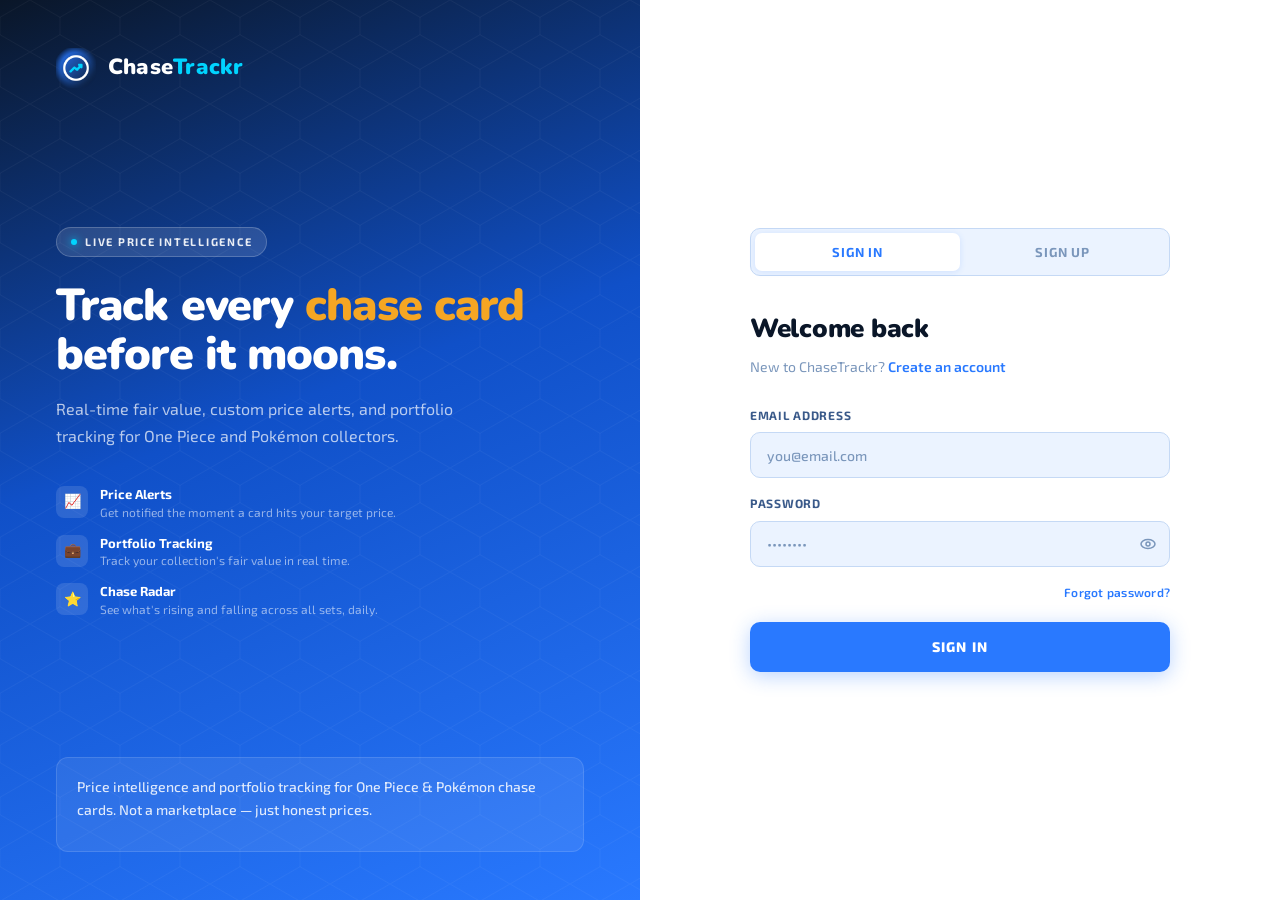
<file: signin.html>
<!DOCTYPE html>
<html lang="en">
<head>
  <meta charset="UTF-8" />
  <meta name="viewport" content="width=device-width, initial-scale=1.0" />
  <title>Sign In — ChaseTrackr</title>
  <link rel="stylesheet" href="css/tokens.css" />
  <style>
    body {
      padding-top: 0;
      display: grid;
      grid-template-columns: 1fr 1fr;
      min-height: 100vh;
    }

    /* ── LEFT PANEL (brand/hero) ─────────────────────────── */
    .left-panel {
      background: linear-gradient(160deg, #0A1628 0%, #1050C8 45%, #2979FF 100%);
      display: flex; flex-direction: column;
      justify-content: space-between;
      padding: 48px 56px;
      position: relative; overflow: hidden;
    }
    .left-panel::after {
      content: '';
      position: absolute; inset: 0;
      background-image: url("data:image/svg+xml,%3Csvg width='60' height='52' viewBox='0 0 60 52' xmlns='http://www.w3.org/2000/svg'%3E%3Cpath d='M30 0 L60 17.3 L60 34.7 L30 52 L0 34.7 L0 17.3 Z' fill='none' stroke='rgba(255,255,255,0.04)' stroke-width='1'/%3E%3C/svg%3E");
      background-size: 60px 52px;
      pointer-events: none; z-index: 0;
    }
    .left-logo {
      position: relative; z-index: 1;
      display: flex; align-items: center; gap: 12px;
      text-decoration: none;
    }
    .left-logo-icon {
      height: 40px; width: 40px; border-radius: 10px; object-fit: cover;
      -webkit-mask-image: radial-gradient(circle at center, black 55%, transparent 78%);
      mask-image: radial-gradient(circle at center, black 55%, transparent 78%);
    }
    .left-logo-word {
      font-family: 'Nunito', sans-serif; font-weight: 900;
      font-size: 22px; color: #fff; letter-spacing: 0.01em;
    }
    .left-logo-word .cyan { color: var(--cyan); }

    .left-hero { position: relative; z-index: 1; }
    .left-eyebrow {
      display: inline-flex; align-items: center; gap: 8px;
      background: rgba(255,255,255,0.12); border: 1px solid rgba(255,255,255,0.2);
      border-radius: 100px; padding: 5px 14px; margin-bottom: 24px;
    }
    .eyebrow-dot {
      width: 6px; height: 6px; border-radius: 50%; background: var(--cyan);
      box-shadow: 0 0 8px var(--cyan);
      animation: blink 2s ease-in-out infinite;
    }
    @keyframes blink { 0%,100%{opacity:1} 50%{opacity:0.3} }
    .eyebrow-text {
      font-size: 11px; font-weight: 700; letter-spacing: 0.16em; text-transform: uppercase;
      color: rgba(255,255,255,0.9);
    }

    .left-headline {
      font-family: 'Nunito', sans-serif; font-weight: 900;
      font-size: clamp(30px, 3.5vw, 46px);
      line-height: 1.1; letter-spacing: -0.02em; color: #fff;
      margin-bottom: 16px;
    }
    .left-headline .gold { color: var(--gold); }
    .left-sub {
      font-size: 16px; font-weight: 400; color: rgba(255,255,255,0.7);
      line-height: 1.7; max-width: 400px; margin-bottom: 36px;
    }

    /* feature list */
    .feature-list { list-style: none; display: flex; flex-direction: column; gap: 14px; }
    .feature-item {
      display: flex; align-items: flex-start; gap: 12px;
    }
    .feature-icon {
      width: 32px; height: 32px; border-radius: 8px;
      background: rgba(255,255,255,0.12);
      display: flex; align-items: center; justify-content: center;
      flex-shrink: 0; font-size: 14px;
    }
    .feature-text {}
    .feature-title {
      font-size: 13px; font-weight: 700; color: #fff; line-height: 1.3;
    }
    .feature-desc {
      font-size: 12px; font-weight: 400; color: rgba(255,255,255,0.55); line-height: 1.5;
    }

    /* testimonial */
    .left-footer { position: relative; z-index: 1; }
    .testimonial {
      background: rgba(255,255,255,0.08);
      border: 1px solid rgba(255,255,255,0.12);
      border-radius: 12px; padding: 18px 20px;
    }
    .testimonial-text {
      font-size: 14px; font-weight: 500; font-style: italic;
      color: rgba(255,255,255,0.85); line-height: 1.6; margin-bottom: 12px;
    }
    .testimonial-author {
      display: flex; align-items: center; gap: 10px;
    }
    .testimonial-avatar {
      width: 32px; height: 32px; border-radius: 50%;
      background: linear-gradient(135deg, var(--cyan), var(--blue));
      display: flex; align-items: center; justify-content: center;
      font-size: 12px; font-weight: 800; color: #fff;
      flex-shrink: 0;
    }
    .testimonial-name {
      font-size: 12px; font-weight: 700; color: rgba(255,255,255,0.9);
    }
    .testimonial-handle {
      font-size: 11px; color: rgba(255,255,255,0.45);
    }

    /* ── RIGHT PANEL (form) ──────────────────────────────── */
    .right-panel {
      display: flex; flex-direction: column; align-items: center; justify-content: center;
      padding: 48px 56px;
      background: var(--white);
    }

    .form-card {
      width: 100%; max-width: 420px;
    }

    .form-toggle {
      display: flex; gap: 0; background: var(--surface);
      border: 1.5px solid var(--border); border-radius: 10px; padding: 4px;
      margin-bottom: 32px;
    }
    .form-toggle-btn {
      flex: 1; height: 38px;
      font-family: 'Exo 2', sans-serif; font-size: 13px; font-weight: 700;
      letter-spacing: 0.06em; text-transform: uppercase;
      color: var(--muted); background: none; border: none;
      border-radius: 7px; cursor: pointer;
      transition: background 0.18s, color 0.18s, box-shadow 0.18s;
    }
    .form-toggle-btn.active {
      background: var(--white); color: var(--blue);
      box-shadow: 0 1px 6px rgba(41,121,255,0.14);
    }
    .form-toggle-btn:hover:not(.active) { color: var(--text-mid); }

    .form-title {
      font-family: 'Nunito', sans-serif; font-weight: 900;
      font-size: 26px; color: var(--navy);
      margin-bottom: 6px; letter-spacing: -0.01em;
    }
    .form-sub {
      font-size: 14px; font-weight: 400; color: var(--muted);
      margin-bottom: 28px;
    }
    .form-sub a { color: var(--blue); text-decoration: none; font-weight: 600; }
    .form-sub a:hover { text-decoration: underline; }

    /* social buttons */
    .social-btns {
      display: flex; flex-direction: column; gap: 10px; margin-bottom: 24px;
    }
    .social-btn {
      display: flex; align-items: center; justify-content: center; gap: 10px;
      height: 46px; width: 100%; border-radius: 10px;
      font-family: 'Exo 2', sans-serif; font-size: 13px; font-weight: 700;
      letter-spacing: 0.04em; cursor: pointer; border: none;
      transition: opacity 0.18s, transform 0.15s, box-shadow 0.18s;
    }
    .social-btn:hover { opacity: 0.88; transform: translateY(-1px); }
    .social-btn:active { transform: scale(0.97); }
    .social-btn:focus-visible { outline: 3px solid var(--cyan); outline-offset: 2px; }
    .social-btn-apple {
      background: #000; color: #fff;
      box-shadow: 0 2px 12px rgba(0,0,0,0.16);
    }
    .social-btn-google {
      background: #fff; color: #3C4043;
      border: 1.5px solid #E0E0E0;
      box-shadow: 0 2px 8px rgba(0,0,0,0.08);
    }
    .social-icon { flex-shrink: 0; }

    /* divider */
    .or-divider {
      display: flex; align-items: center; gap: 12px;
      margin-bottom: 24px;
    }
    .or-line { flex: 1; height: 1px; background: var(--border); }
    .or-text {
      font-size: 11px; font-weight: 700; letter-spacing: 0.12em; text-transform: uppercase;
      color: var(--muted);
    }

    /* form fields */
    .field-group { margin-bottom: 16px; }
    .field-row { display: grid; grid-template-columns: 1fr 1fr; gap: 12px; }
    .field-label {
      display: block; font-size: 12px; font-weight: 700; letter-spacing: 0.06em;
      text-transform: uppercase; color: var(--text-mid); margin-bottom: 7px;
    }
    .field-wrap { position: relative; }
    .field-input {
      display: block; width: 100%; height: 46px;
      padding: 0 16px;
      background: var(--surface); border: 1.5px solid var(--border); border-radius: 10px;
      font-family: 'Exo 2', sans-serif; font-size: 14px; font-weight: 500;
      color: var(--text); outline: none;
      transition: border-color 0.18s, box-shadow 0.18s, background 0.18s;
    }
    .field-input:focus {
      border-color: var(--blue); background: var(--white);
      box-shadow: 0 0 0 3px rgba(41,121,255,0.12);
    }
    .field-input.error {
      border-color: var(--red);
      box-shadow: 0 0 0 3px rgba(255,77,106,0.1);
    }
    .field-input::placeholder { color: var(--muted); }
    .field-error {
      font-size: 11px; font-weight: 600; color: var(--red);
      margin-top: 5px; display: none;
    }
    .field-error.show { display: block; }

    /* password toggle */
    .pw-toggle {
      position: absolute; right: 14px; top: 50%; transform: translateY(-50%);
      background: none; border: none; cursor: pointer; color: var(--muted);
      padding: 0; display: flex; align-items: center;
      transition: color 0.15s;
    }
    .pw-toggle:hover { color: var(--text-mid); }

    /* forgot */
    .forgot-row {
      display: flex; justify-content: flex-end; margin-bottom: 20px;
    }
    .forgot-link {
      font-size: 12px; font-weight: 600; color: var(--blue);
      text-decoration: none; letter-spacing: 0.02em;
      transition: opacity 0.15s;
    }
    .forgot-link:hover { opacity: 0.7; }

    /* terms for signup */
    .terms-row {
      display: flex; align-items: flex-start; gap: 10px; margin-bottom: 20px;
    }
    .terms-check {
      width: 18px; height: 18px; border-radius: 5px;
      border: 1.5px solid var(--border); background: var(--white);
      flex-shrink: 0; display: flex; align-items: center; justify-content: center;
      cursor: pointer; transition: background 0.15s, border-color 0.15s;
      margin-top: 1px;
    }
    .terms-check.checked { background: var(--blue); border-color: var(--blue); }
    .terms-check.checked::after { content: '✓'; font-size: 11px; color: #fff; font-weight: 800; }
    .terms-text { font-size: 12px; font-weight: 400; color: var(--muted); line-height: 1.5; }
    .terms-text a { color: var(--blue); text-decoration: none; font-weight: 600; }
    .terms-text a:hover { text-decoration: underline; }

    /* submit button */
    .btn-submit {
      display: block; width: 100%; height: 50px;
      background: var(--blue); color: #fff;
      font-family: 'Exo 2', sans-serif; font-size: 14px; font-weight: 800;
      letter-spacing: 0.08em; text-transform: uppercase;
      border: none; border-radius: 10px; cursor: pointer; position: relative;
      box-shadow: 0 4px 20px rgba(41,121,255,0.32);
      transition: background 0.18s, transform 0.15s, box-shadow 0.18s;
      overflow: hidden;
    }
    .btn-submit:hover { background: var(--blue-h); transform: translateY(-2px); box-shadow: 0 6px 28px rgba(41,121,255,0.4); }
    .btn-submit:active { transform: scale(0.97); }
    .btn-submit:focus-visible { outline: 3px solid var(--cyan); outline-offset: 2px; }
    .btn-submit.loading { pointer-events: none; opacity: 0.8; }
    .btn-submit.loading::after {
      content: ''; position: absolute; inset: 0;
      background: linear-gradient(90deg, transparent, rgba(255,255,255,0.2), transparent);
      animation: shimmer 1.2s infinite;
    }
    @keyframes shimmer { from{transform:translateX(-100%)} to{transform:translateX(100%)} }

    /* success state */
    .success-wrap {
      text-align: center; padding: 32px 0;
      display: none;
    }
    .success-wrap.show { display: block; }
    .success-icon {
      width: 64px; height: 64px; border-radius: 50%;
      background: rgba(0,196,140,0.12); color: var(--green);
      display: flex; align-items: center; justify-content: center;
      font-size: 28px; margin: 0 auto 16px;
    }
    .success-title {
      font-family: 'Nunito', sans-serif; font-weight: 900;
      font-size: 22px; color: var(--navy); margin-bottom: 8px;
    }
    .success-sub { font-size: 14px; color: var(--muted); }

    /* form error banner */
    .form-error-banner {
      display: none; align-items: center; gap: 10px;
      background: rgba(255,77,106,0.08); border: 1px solid rgba(255,77,106,0.2);
      border-radius: 8px; padding: 12px 14px; margin-bottom: 18px;
      font-size: 13px; font-weight: 600; color: var(--red);
    }
    .form-error-banner.show { display: flex; }

    /* mobile back */
    .mobile-back {
      display: none; position: fixed; top: 0; left: 0; right: 0;
      height: 56px; background: var(--white); border-bottom: 1px solid var(--border);
      align-items: center; padding: 0 20px; z-index: 100;
    }
    .mobile-back a {
      display: flex; align-items: center; gap: 6px;
      font-size: 13px; font-weight: 700; color: var(--text-mid); text-decoration: none;
      transition: color 0.15s;
    }
    .mobile-back a:hover { color: var(--blue); }

    /* ── RESPONSIVE ──────────────────────────────────────── */
    @media (max-width: 768px) {
      body { grid-template-columns: 1fr; grid-template-rows: auto 1fr; }
      .left-panel { padding: 32px 24px; display: none; }
      .right-panel { padding: 80px 24px 48px; justify-content: flex-start; }
      .mobile-back { display: flex; }
    }
  </style>
</head>
<body>

<!-- ── Mobile back link ───────────────────────────────────── -->
<div class="mobile-back">
  <a href="index.html">
    <svg width="16" height="16" viewBox="0 0 16 16" fill="none">
      <path d="M10 3L5 8L10 13" stroke="currentColor" stroke-width="2" stroke-linecap="round" stroke-linejoin="round"/>
    </svg>
    ChaseTrackr
  </a>
</div>

<!-- ── LEFT PANEL ─────────────────────────────────────────── -->
<div class="left-panel">
  <a class="left-logo" href="index.html">
    <img class="left-logo-icon" src="brand_assets/Homescreen App icon.png" alt="ChaseTrackr" />
    <span class="left-logo-word">Chase<span class="cyan">Trackr</span></span>
  </a>

  <div class="left-hero">
    <div class="left-eyebrow">
      <div class="eyebrow-dot"></div>
      <span class="eyebrow-text">Live Price Intelligence</span>
    </div>
    <h1 class="left-headline">
      Track every <span class="gold">chase card</span><br />
      before it moons.
    </h1>
    <p class="left-sub">
      Real-time fair value, custom price alerts, and portfolio tracking
      for One Piece and Pokémon collectors.
    </p>
    <ul class="feature-list">
      <li class="feature-item">
        <div class="feature-icon">📈</div>
        <div class="feature-text">
          <div class="feature-title">Price Alerts</div>
          <div class="feature-desc">Get notified the moment a card hits your target price.</div>
        </div>
      </li>
      <li class="feature-item">
        <div class="feature-icon">💼</div>
        <div class="feature-text">
          <div class="feature-title">Portfolio Tracking</div>
          <div class="feature-desc">Track your collection's fair value in real time.</div>
        </div>
      </li>
      <li class="feature-item">
        <div class="feature-icon">⭐</div>
        <div class="feature-text">
          <div class="feature-title">Chase Radar</div>
          <div class="feature-desc">See what's rising and falling across all sets, daily.</div>
        </div>
      </li>
    </ul>
  </div>

  <div class="left-footer">
    <div class="testimonial">
      <div class="testimonial-text" style="font-style:normal;">
        Price intelligence and portfolio tracking for One Piece &amp; Pokémon chase cards.
        Not a marketplace — just honest prices.
      </div>
    </div>
  </div>
</div>

<!-- ── RIGHT PANEL ────────────────────────────────────────── -->
<div class="right-panel">
  <div class="form-card">

    <!-- Tab toggle -->
    <div class="form-toggle">
      <button class="form-toggle-btn active" id="tab-signin" onclick="switchTab('signin')">Sign In</button>
      <button class="form-toggle-btn" id="tab-signup" onclick="switchTab('signup')">Sign Up</button>
    </div>

    <!-- Sign In form -->
    <div id="form-signin">
      <h2 class="form-title" id="signin-title">Welcome back</h2>
      <p class="form-sub">New to ChaseTrackr? <a href="#" onclick="switchTab('signup');return false;">Create an account</a></p>

      <!-- Error banner -->
      <div class="form-error-banner" id="signin-error">
        <svg width="14" height="14" viewBox="0 0 14 14" fill="none">
          <circle cx="7" cy="7" r="6" stroke="currentColor" stroke-width="1.5"/>
          <path d="M7 4v3.5M7 10h.01" stroke="currentColor" stroke-width="1.5" stroke-linecap="round"/>
        </svg>
        <span id="signin-error-text">Invalid email or password.</span>
      </div>

      <form id="signin-form" onsubmit="handleSignIn(event)" novalidate>
        <div class="field-group">
          <label class="field-label" for="signin-email">Email Address</label>
          <input class="field-input" type="email" id="signin-email"
            name="email" autocomplete="email" placeholder="you@email.com"
            required oninput="clearFieldError(this)" />
          <div class="field-error" id="signin-email-error">Please enter a valid email.</div>
        </div>

        <div class="field-group">
          <label class="field-label" for="signin-password">Password</label>
          <div class="field-wrap">
            <input class="field-input" type="password" id="signin-password"
              name="password" autocomplete="current-password" placeholder="••••••••"
              required oninput="clearFieldError(this)" />
            <button type="button" class="pw-toggle" onclick="togglePw('signin-password', this)" aria-label="Show password">
              <svg width="16" height="16" viewBox="0 0 16 16" fill="none">
                <ellipse cx="8" cy="8" rx="7" ry="4.5" stroke="currentColor" stroke-width="1.5"/>
                <circle cx="8" cy="8" r="2" stroke="currentColor" stroke-width="1.5"/>
              </svg>
            </button>
          </div>
          <div class="field-error" id="signin-password-error">Password is required.</div>
        </div>

        <div class="forgot-row">
          <a class="forgot-link" href="#" onclick="handleForgotPassword(event)">Forgot password?</a>
        </div>

        <button class="btn-submit" type="submit" id="signin-submit">Sign In</button>
      </form>
    </div>

    <!-- Sign Up form -->
    <div id="form-signup" style="display:none;">
      <h2 class="form-title">Create your account</h2>
      <p class="form-sub">Already have an account? <a href="#" onclick="switchTab('signin');return false;">Sign in</a></p>

      <div class="form-error-banner" id="signup-error">
        <svg width="14" height="14" viewBox="0 0 14 14" fill="none">
          <circle cx="7" cy="7" r="6" stroke="currentColor" stroke-width="1.5"/>
          <path d="M7 4v3.5M7 10h.01" stroke="currentColor" stroke-width="1.5" stroke-linecap="round"/>
        </svg>
        <span id="signup-error-text">Something went wrong. Please try again.</span>
      </div>

      <form id="signup-form" onsubmit="handleSignUp(event)" novalidate>
        <div class="field-group">
          <label class="field-label" for="signup-email">Email Address</label>
          <input class="field-input" type="email" id="signup-email"
            name="email" autocomplete="email" placeholder="you@email.com"
            required oninput="clearFieldError(this)" />
          <div class="field-error" id="signup-email-error">Please enter a valid email.</div>
        </div>

        <div class="field-group">
          <label class="field-label" for="signup-password">Password</label>
          <div class="field-wrap">
            <input class="field-input" type="password" id="signup-password"
              name="password" autocomplete="new-password" placeholder="8+ characters"
              required oninput="clearFieldError(this); checkPwStrength(this.value)" />
            <button type="button" class="pw-toggle" onclick="togglePw('signup-password', this)" aria-label="Show password">
              <svg width="16" height="16" viewBox="0 0 16 16" fill="none">
                <ellipse cx="8" cy="8" rx="7" ry="4.5" stroke="currentColor" stroke-width="1.5"/>
                <circle cx="8" cy="8" r="2" stroke="currentColor" stroke-width="1.5"/>
              </svg>
            </button>
          </div>
          <div class="field-error" id="signup-password-error">Password must be at least 8 characters.</div>
          <!-- strength bar -->
          <div style="margin-top:8px;display:flex;gap:4px;" id="pw-strength-bars">
            <div style="flex:1;height:3px;border-radius:3px;background:var(--border);" id="pwb-1"></div>
            <div style="flex:1;height:3px;border-radius:3px;background:var(--border);" id="pwb-2"></div>
            <div style="flex:1;height:3px;border-radius:3px;background:var(--border);" id="pwb-3"></div>
            <div style="flex:1;height:3px;border-radius:3px;background:var(--border);" id="pwb-4"></div>
          </div>
          <div style="font-size:11px;color:var(--muted);margin-top:4px;" id="pw-strength-label"></div>
        </div>

        <div class="terms-row">
          <div class="terms-check" id="terms-check" onclick="toggleTerms()"></div>
          <div class="terms-text">
            By creating an account I agree to the
            <a href="#">Terms of Service</a> and <a href="#">Privacy Policy</a>.
          </div>
        </div>

        <button class="btn-submit" type="submit" id="signup-submit">Create Account</button>
      </form>
    </div>

    <!-- Success state (shown after form submission) -->
    <div class="success-wrap" id="success-wrap">
      <div class="success-icon">✓</div>
      <div class="success-title" id="success-title">You're in!</div>
      <p class="success-sub" id="success-sub">Taking you to ChaseTrackr…</p>
    </div>

  </div><!-- /form-card -->
</div><!-- /right-panel -->

<script src="js/auth.js"></script>
<script>
// Real auth wired to the ChaseTrackr backend via CT.auth (js/auth.js).

// Already signed in? Skip the form.
if (window.CT && CT.auth && CT.auth.isLoggedIn()) window.location.replace('index.html');

// Deep-link: signin.html?tab=signup opens the Sign Up tab.
document.addEventListener('DOMContentLoaded', () => {
  if (new URLSearchParams(location.search).get('tab') === 'signup') switchTab('signup');
});

let termsAccepted = false;

function switchTab(tab) {
  const isSignin = tab === 'signin';
  document.getElementById('form-signin').style.display = isSignin ? 'block' : 'none';
  document.getElementById('form-signup').style.display = isSignin ? 'none' : 'block';
  document.getElementById('tab-signin').classList.toggle('active', isSignin);
  document.getElementById('tab-signup').classList.toggle('active', !isSignin);
}

function togglePw(inputId, btn) {
  const input = document.getElementById(inputId);
  const shown = input.type === 'text';
  input.type = shown ? 'password' : 'text';
  btn.style.opacity = shown ? '0.5' : '1';
}

function clearFieldError(input) {
  input.classList.remove('error');
  const err = document.getElementById(input.id + '-error');
  if (err) err.classList.remove('show');
}

function showFieldError(inputId, msg) {
  const input = document.getElementById(inputId);
  input.classList.add('error');
  const err = document.getElementById(inputId + '-error');
  if (err) { if (msg) err.textContent = msg; err.classList.add('show'); }
  return false;
}

function checkPwStrength(pw) {
  const bars = ['pwb-1','pwb-2','pwb-3','pwb-4'];
  let score = 0;
  if (pw.length >= 8) score++;
  if (/[A-Z]/.test(pw)) score++;
  if (/[0-9]/.test(pw)) score++;
  if (/[^A-Za-z0-9]/.test(pw)) score++;

  const colors = ['#FF4D6A','#F5A623','#29B6F6','#00C48C'];
  const labels = ['Weak','Fair','Good','Strong'];
  bars.forEach((id, i) => {
    document.getElementById(id).style.background = i < score ? colors[score-1] : 'var(--border)';
  });
  const label = document.getElementById('pw-strength-label');
  label.textContent = pw.length ? labels[score-1] || '' : '';
  label.style.color = score > 0 ? colors[score-1] : 'var(--muted)';
}

function toggleTerms() {
  termsAccepted = !termsAccepted;
  document.getElementById('terms-check').classList.toggle('checked', termsAccepted);
}

async function handleSignIn(e) {
  e.preventDefault();
  hideBanner('signin-error');
  const email = document.getElementById('signin-email').value.trim();
  const pw = document.getElementById('signin-password').value;
  let valid = true;
  if (!email || !/^[^\s@]+@[^\s@]+\.[^\s@]+$/.test(email)) valid = showFieldError('signin-email', 'Please enter a valid email.');
  if (!pw) valid = showFieldError('signin-password', 'Password is required.');
  if (!valid) return;

  const btn = document.getElementById('signin-submit');
  btn.classList.add('loading');
  btn.textContent = 'Signing in…';   // cold-start aware: the backend can take a moment on the first hit
  try {
    await CT.auth.login(email, pw);
    btn.textContent = 'Success';
    showSuccess('Welcome back!', 'Taking you to ChaseTrackr…');
  } catch (err) {
    btn.classList.remove('loading');
    btn.textContent = 'Sign In';
    showBanner('signin-error', 'signin-error-text',
      err.status === 401 ? 'Invalid email or password.'
      : err.status === 429 ? 'Too many attempts — please wait a minute.'
      : 'Couldn’t reach the server. Please try again.');
  }
}

async function handleSignUp(e) {
  e.preventDefault();
  hideBanner('signup-error');
  const email = document.getElementById('signup-email').value.trim();
  const pw = document.getElementById('signup-password').value;
  let valid = true;
  if (!email || !/^[^\s@]+@[^\s@]+\.[^\s@]+$/.test(email)) { showFieldError('signup-email', 'Please enter a valid email.'); valid = false; }
  if (!pw || pw.length < 8) { showFieldError('signup-password', 'Password must be at least 8 characters.'); valid = false; }
  if (!termsAccepted) { showBanner('signup-error', 'signup-error-text', 'Please accept the Terms of Service to continue.'); valid = false; }
  if (!valid) return;

  const btn = document.getElementById('signup-submit');
  btn.classList.add('loading');
  btn.textContent = 'Creating account…';
  try {
    await CT.auth.register(email, pw);
    btn.textContent = 'Success';
    showSuccess('Account created!', 'Check your inbox to verify your email — taking you in…');
  } catch (err) {
    btn.classList.remove('loading');
    btn.textContent = 'Create Account';
    showBanner('signup-error', 'signup-error-text',
      err.status === 409 ? 'That email is already registered — try signing in.'
      : err.status === 400 ? (err.message || 'Please check your email and password.')
      : err.status === 429 ? 'Too many attempts — please wait a bit.'
      : 'Couldn’t reach the server. Please try again.');
  }
}

async function handleForgotPassword(e) {
  e.preventDefault();
  const email = document.getElementById('signin-email').value.trim();
  if (!email || !/^[^\s@]+@[^\s@]+\.[^\s@]+$/.test(email)) {
    showFieldError('signin-email', 'Enter your email above, then click forgot password.');
    return;
  }
  const link = e.target;
  const original = link.textContent;
  link.textContent = 'Sending…';
  try {
    await CT.auth.forgotPassword(email);   // backend returns the same response whether or not the account exists
    alert(`If an account exists for ${email}, a password reset link is on its way. Check your inbox.`);
  } catch (err) {
    alert(err.status === 429 ? 'Too many requests — please wait a minute.' : 'Something went wrong. Please try again.');
  } finally {
    link.textContent = original;
  }
}

function showSuccess(title, sub) {
  document.getElementById('form-signin').style.display = 'none';
  document.getElementById('form-signup').style.display = 'none';
  document.querySelector('.form-toggle').style.display = 'none';
  document.getElementById('success-title').textContent = title;
  document.getElementById('success-sub').textContent = sub;
  document.getElementById('success-wrap').classList.add('show');
  setTimeout(() => { window.location.href = 'index.html'; }, 1600);
}

// Small helpers for the error banners
function showBanner(id, textId, msg) { document.getElementById(textId).textContent = msg; document.getElementById(id).classList.add('show'); }
function hideBanner(id) { document.getElementById(id).classList.remove('show'); }
</script>
</body>
</html>
</file>
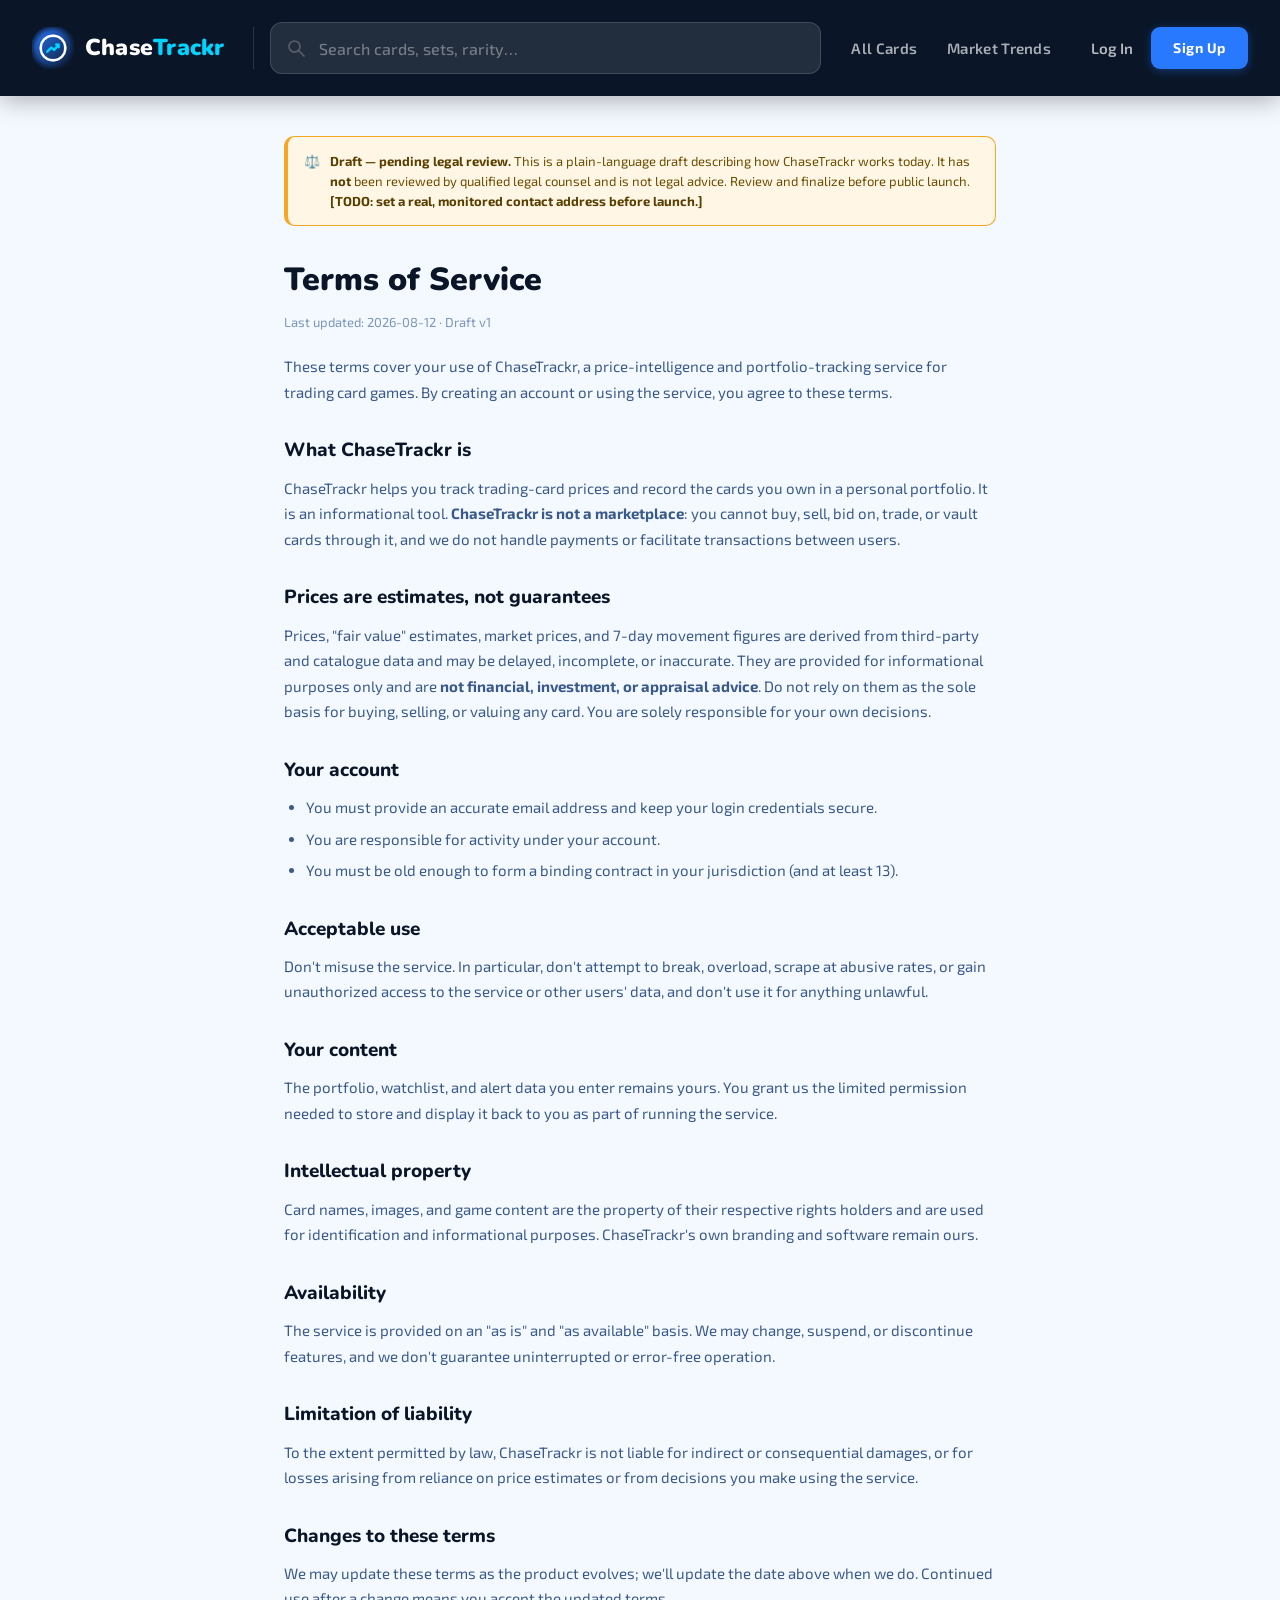
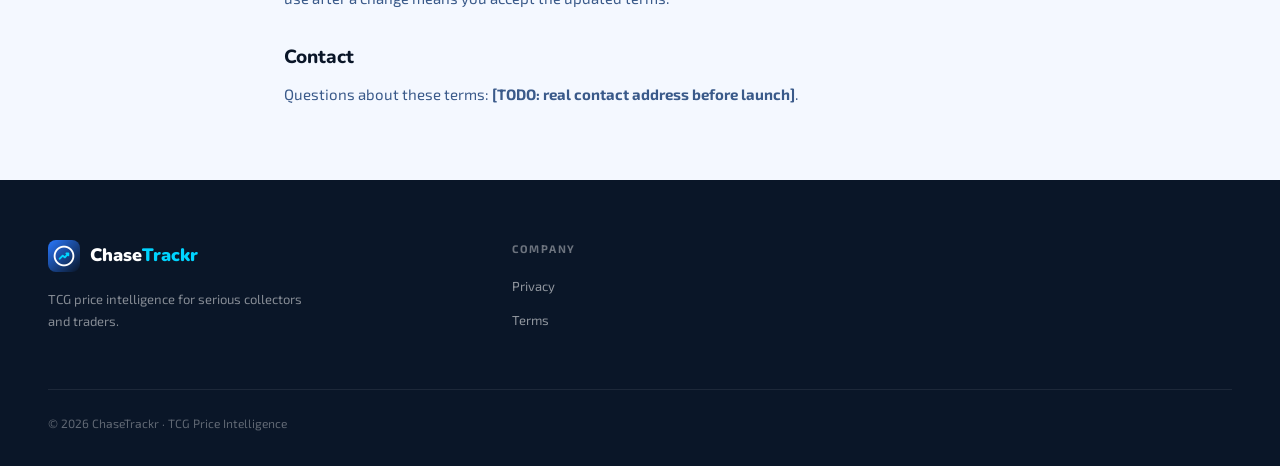
<file: terms.html>
<!DOCTYPE html>
<html lang="en">
<head>
  <meta charset="UTF-8" />
  <meta name="viewport" content="width=device-width, initial-scale=1.0" />
  <title>Terms of Service — ChaseTrackr</title>
  <link rel="stylesheet" href="css/tokens.css" />
  <style>
    body { padding-top: var(--nav-h); background: var(--bg); min-height: 100vh; }
    .legal { max-width: 760px; margin: 0 auto; padding: 40px 24px 72px; }
    .legal h1 { font-family: 'Nunito', sans-serif; font-weight: 900; font-size: 32px; color: var(--navy); margin-bottom: 6px; }
    .legal .updated { font-size: 13px; color: var(--muted); margin-bottom: 22px; }
    .legal h2 { font-family: 'Nunito', sans-serif; font-weight: 800; font-size: 19px; color: var(--navy); margin: 30px 0 10px; }
    .legal p, .legal li { font-size: 15px; line-height: 1.7; color: var(--text-mid); }
    .legal ul { margin: 8px 0 8px 22px; }
    .legal li { margin-bottom: 6px; }
    .legal a { color: var(--blue); }
    .review-flag { display: flex; gap: 10px; background: #FFF6E6; border: 1px solid var(--gold); border-left: 4px solid var(--gold);
      border-radius: 10px; padding: 14px 16px; margin-bottom: 28px; font-size: 13px; line-height: 1.55; color: #6B4E00; }
    .review-flag b { color: #593f00; }
  </style>
</head>
<body>
  <div id="site-nav"></div>

  <main class="legal">
    <div class="review-flag">
      <span>⚖️</span>
      <span><b>Draft — pending legal review.</b> This is a plain-language draft describing how ChaseTrackr works
      today. It has <b>not</b> been reviewed by qualified legal counsel and is not legal advice. Review and
      finalize before public launch. <b>[TODO: set a real, monitored contact address before launch.]</b></span>
    </div>

    <h1>Terms of Service</h1>
    <div class="updated">Last updated: 2026-08-12 · Draft v1</div>

    <p>These terms cover your use of ChaseTrackr, a price-intelligence and portfolio-tracking service for trading
    card games. By creating an account or using the service, you agree to these terms.</p>

    <h2>What ChaseTrackr is</h2>
    <p>ChaseTrackr helps you track trading-card prices and record the cards you own in a personal portfolio. It is
    an informational tool. <strong>ChaseTrackr is not a marketplace</strong>: you cannot buy, sell, bid on, trade,
    or vault cards through it, and we do not handle payments or facilitate transactions between users.</p>

    <h2>Prices are estimates, not guarantees</h2>
    <p>Prices, "fair value" estimates, market prices, and 7-day movement figures are derived from third-party and
    catalogue data and may be delayed, incomplete, or inaccurate. They are provided for informational purposes
    only and are <strong>not financial, investment, or appraisal advice</strong>. Do not rely on them as the sole
    basis for buying, selling, or valuing any card. You are solely responsible for your own decisions.</p>

    <h2>Your account</h2>
    <ul>
      <li>You must provide an accurate email address and keep your login credentials secure.</li>
      <li>You are responsible for activity under your account.</li>
      <li>You must be old enough to form a binding contract in your jurisdiction (and at least 13).</li>
    </ul>

    <h2>Acceptable use</h2>
    <p>Don't misuse the service. In particular, don't attempt to break, overload, scrape at abusive rates, or gain
    unauthorized access to the service or other users' data, and don't use it for anything unlawful.</p>

    <h2>Your content</h2>
    <p>The portfolio, watchlist, and alert data you enter remains yours. You grant us the limited permission
    needed to store and display it back to you as part of running the service.</p>

    <h2>Intellectual property</h2>
    <p>Card names, images, and game content are the property of their respective rights holders and are used for
    identification and informational purposes. ChaseTrackr's own branding and software remain ours.</p>

    <h2>Availability</h2>
    <p>The service is provided on an "as is" and "as available" basis. We may change, suspend, or discontinue
    features, and we don't guarantee uninterrupted or error-free operation.</p>

    <h2>Limitation of liability</h2>
    <p>To the extent permitted by law, ChaseTrackr is not liable for indirect or consequential damages, or for
    losses arising from reliance on price estimates or from decisions you make using the service.</p>

    <h2>Changes to these terms</h2>
    <p>We may update these terms as the product evolves; we'll update the date above when we do. Continued use
    after a change means you accept the updated terms.</p>

    <h2>Contact</h2>
    <p>Questions about these terms: <strong>[TODO: real contact address before launch]</strong>.</p>
  </main>

  <footer class="site-footer">
    <div class="footer-inner">
      <div>
        <div class="footer-brand">
          <img class="footer-icon" src="brand_assets/Homescreen App icon.png" alt="ChaseTrackr" />
          <span class="footer-wm">Chase<span class="cyan">Trackr</span></span>
        </div>
        <p class="footer-desc">TCG price intelligence for serious collectors and traders.</p>
      </div>
      <div>
        <div class="footer-col-t">Company</div>
        <ul class="footer-links">
          <li><a href="privacy.html">Privacy</a></li>
          <li><a href="terms.html">Terms</a></li>
        </ul>
      </div>
    </div>
    <div class="footer-bottom">
      <div class="footer-copy">© 2026 ChaseTrackr · TCG Price Intelligence</div>
    </div>
  </footer>

  <script src="data/cards.js"></script>
  <script src="js/cards-api.js"></script>
  <script src="js/auth.js"></script>
  <script src="js/nav.js"></script>
</body>
</html>
</file>
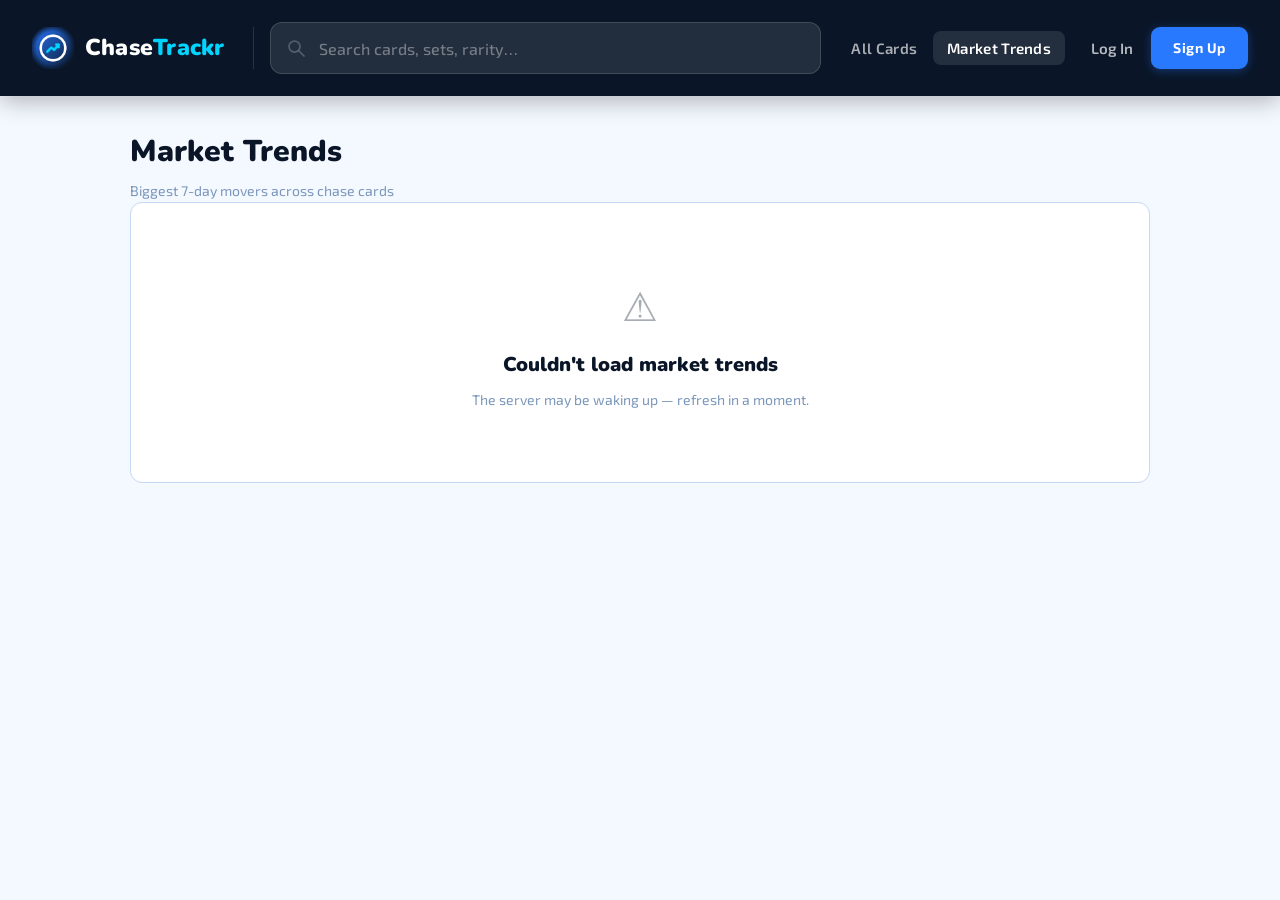
<file: trends.html>
<!DOCTYPE html>
<html lang="en">
<head>
  <meta charset="UTF-8" />
  <meta name="viewport" content="width=device-width, initial-scale=1.0" />
  <title>Market Trends — ChaseTrackr</title>
  <link rel="stylesheet" href="css/tokens.css" />
  <style>
    body { padding-top: var(--nav-h); background: var(--bg); min-height: 100vh; }
    [hidden] { display: none !important; }
    .page { max-width: 1100px; margin: 0 auto; padding: 32px 40px 60px; }
    .page-title { font-family: 'Nunito', sans-serif; font-weight: 900; font-size: 30px; color: var(--navy); }
    .page-sub { font-size: 14px; color: var(--muted); margin-top: 4px; }

    .note { display: flex; gap: 10px; align-items: flex-start; background: var(--surface); border: 1px solid var(--border);
      border-left: 3px solid var(--gold); border-radius: 10px; padding: 12px 16px; margin: 18px 0 26px; font-size: 13px; color: var(--text-mid); line-height: 1.5; }
    .note b { color: var(--navy); }

    .radar-section { display: grid; grid-template-columns: 1fr 1fr; gap: 24px; }
    .radar-panel { background: var(--white); border-radius: 12px; border: 1px solid var(--border);
      box-shadow: 0 2px 12px rgba(41,121,255,0.06); overflow: hidden; }
    .radar-panel-head { display: flex; align-items: center; justify-content: space-between; padding: 18px 24px;
      border-bottom: 1px solid var(--border); background: var(--surface); }
    .radar-panel-title { font-size: 13px; font-weight: 700; letter-spacing: 0.1em; text-transform: uppercase;
      color: var(--text-mid); display: flex; align-items: center; gap: 6px; }
    .radar-panel-title .arrow { font-size: 16px; }
    .radar-panel-title.up .arrow { color: var(--green); }
    .radar-panel-title.down .arrow { color: var(--red); }
    .radar-col-heads { display: grid; grid-template-columns: 1fr auto; padding: 10px 24px; font-size: 11px; font-weight: 700;
      letter-spacing: 0.1em; text-transform: uppercase; color: var(--muted); border-bottom: 1px solid var(--border); }

    .radar-row { display: grid; grid-template-columns: 46px 1fr auto; align-items: center; gap: 12px; padding: 14px 24px;
      border-bottom: 1px solid rgba(197,217,245,0.5); text-decoration: none; color: inherit; transition: background 0.12s; }
    .radar-row:last-child { border-bottom: none; }
    .radar-row:hover { background: var(--surface); }
    .radar-thumb { width: 46px; height: 64px; border-radius: 6px; overflow: hidden; background: rgb(5,11,22); flex-shrink: 0; }
    .radar-thumb img { width: 100%; height: 100%; object-fit: contain; display: block; }
    .radar-name { font-size: 15px; font-weight: 700; color: var(--navy); line-height: 1.3; }
    .radar-set { font-size: 12px; font-weight: 500; color: var(--muted); }
    .radar-right { text-align: right; white-space: nowrap; }
    .radar-change { font-family: 'Nunito', sans-serif; font-weight: 900; font-size: 17px; }
    .radar-change.up { color: var(--green); }
    .radar-change.down { color: var(--red); }
    .radar-price { font-size: 12px; color: var(--text-mid); font-weight: 600; margin-top: 1px; }
    .radar-price small { color: var(--muted); font-weight: 500; }

    .panel-msg { padding: 40px 24px; text-align: center; color: var(--muted); font-size: 14px; line-height: 1.6; }
    .panel-msg .big { display: block; font-family: 'Nunito', sans-serif; font-weight: 900; font-size: 16px; color: var(--navy); margin-bottom: 6px; }
    .skel-row { display: grid; grid-template-columns: 46px 1fr auto; align-items: center; gap: 12px; padding: 14px 24px; }
    .skel-box { background: linear-gradient(90deg, var(--surface) 25%, #E1ECFB 37%, var(--surface) 63%); background-size: 400% 100%;
      animation: sh 1.4s ease-in-out infinite; border-radius: 6px; }
    .skel-box.t { width: 46px; height: 64px; } .skel-box.l { height: 14px; width: 70%; } .skel-box.s { height: 22px; width: 54px; }
    @keyframes sh { 0% { background-position: 100% 0; } 100% { background-position: 0 0; } }

    /* collecting-data full-width honest state */
    .collecting { grid-column: 1 / -1; text-align: center; padding: 70px 20px; background: var(--white);
      border: 1px solid var(--border); border-radius: 12px; }
    .collecting .icon { font-size: 40px; opacity: 0.35; margin-bottom: 12px; }
    .collecting .big { font-family: 'Nunito', sans-serif; font-weight: 900; font-size: 20px; color: var(--navy); margin-bottom: 8px; }
    .collecting .sub { font-size: 14px; color: var(--muted); max-width: 420px; margin: 0 auto; line-height: 1.6; }

    @media (max-width: 760px) { .page { padding: 24px 18px 48px; } .radar-section { grid-template-columns: 1fr; } }
  </style>
</head>
<body>
  <div id="site-nav"></div>

  <main class="page">
    <h1 class="page-title">Market Trends</h1>
    <div class="page-sub" id="tr-sub">Biggest 7-day movers across chase cards</div>

    <div class="note" id="tr-note" hidden></div>

    <section class="radar-section" id="tr-section">
      <!-- Rising -->
      <div class="radar-panel" id="panel-rising">
        <div class="radar-panel-head">
          <span class="radar-panel-title up"><span class="arrow">▲</span> Top Rising · 7d</span>
        </div>
        <div class="radar-col-heads"><span>Card</span><span>Change</span></div>
        <div id="rising-body"></div>
      </div>
      <!-- Falling -->
      <div class="radar-panel" id="panel-falling">
        <div class="radar-panel-head">
          <span class="radar-panel-title down"><span class="arrow">▼</span> Top Falling · 7d</span>
        </div>
        <div class="radar-col-heads"><span>Card</span><span>Change</span></div>
        <div id="falling-body"></div>
      </div>
    </section>
  </main>

  <script src="data/cards.js"></script>
  <script src="js/cards-api.js"></script>
  <script src="js/auth.js"></script>
  <script src="js/nav.js"></script>
  <script>
  (function () {
    // No auth required — public page.
    const B = CT.BACKEND;
    const $ = (id) => document.getElementById(id);
    const fmt = (n) => (n == null ? '—' : '$' + Number(n).toLocaleString('en-US', {
      minimumFractionDigits: Number.isInteger(Number(n)) ? 0 : 2, maximumFractionDigits: 2 }));

    const skelRows = (n) => Array.from({ length: n }, () =>
      `<div class="skel-row"><div class="skel-box t"></div><div><div class="skel-box l"></div><div class="skel-box l" style="width:40%;margin-top:6px;"></div></div><div class="skel-box s"></div></div>`).join('');

    function moverRow(raw) {
      const c = CT.mapCard(raw);                 // shared normalization
      const pct = raw.change_7d_pct;
      const dir = pct >= 0 ? 'up' : 'down';
      const sign = pct >= 0 ? '+' : '';
      return `<a class="radar-row" href="card.html?id=${encodeURIComponent(c.id)}">
        <div class="radar-thumb"><img ${CT.imgAttrs(c, true)} /></div>
        <div class="radar-info">
          <div class="radar-name">${c.name}</div>
          <div class="radar-set">${c.setCode} · #${c.number}</div>
        </div>
        <div class="radar-right">
          <div class="radar-change ${dir}">${sign}${pct.toFixed(2)}%</div>
          <div class="radar-price">${fmt(c.marketPrice)} <small>now</small></div>
        </div>
      </a>`;
    }

    function panelState(html) { $('rising-body').innerHTML = html; $('falling-body').innerHTML = html; }

    async function load() {
      $('rising-body').innerHTML = skelRows(6);
      $('falling-body').innerHTML = skelRows(6);
      try {
        const res = await fetch(`${B}/api/v1/trends?limit=8`);
        if (!res.ok) throw new Error('HTTP ' + res.status);
        const d = await res.json();

        // Continuity gate: backend says data isn't continuous yet → honest state.
        if (d.status !== 'ok') {
          $('tr-section').innerHTML = `<div class="collecting">
            <div class="icon">📈</div>
            <div class="big">Collecting data — trends available soon</div>
            <div class="sub">We need continuous daily price history before showing 7-day movers.
              ${d.coverage ? `Currently ${d.coverage.days_present}/${d.coverage.window_days} days covered.` : ''}
              This avoids showing a change computed across a gap.</div>
          </div>`;
          return;
        }

        // Honest disclosures: price floor + Pokémon staleness note from the API.
        const floorTxt = `Movers among cards valued <b>$${d.floor}+</b> (small-price swings excluded).`;
        $('tr-note').innerHTML = `<span>ℹ️</span><span>${floorTxt}${d.note ? ' ' + d.note : ''}</span>`;
        $('tr-note').hidden = false;

        if (!d.rising.length && !d.falling.length) {
          panelState('<div class="panel-msg"><span class="big">No qualifying movers</span>No cards over the price floor moved in the last 7 days.</div>');
          return;
        }
        $('rising-body').innerHTML = d.rising.length ? d.rising.map(moverRow).join('')
          : '<div class="panel-msg">No risers over the floor this week.</div>';
        $('falling-body').innerHTML = d.falling.length ? d.falling.map(moverRow).join('')
          : '<div class="panel-msg">No fallers over the floor this week.</div>';
      } catch (e) {
        console.warn('[trends] load failed:', e.message);
        $('tr-section').innerHTML = `<div class="collecting">
          <div class="icon">⚠</div>
          <div class="big">Couldn't load market trends</div>
          <div class="sub">The server may be waking up — refresh in a moment.</div>
        </div>`;
      }
    }

    load();
  })();
  </script>
</body>
</html>
</file>
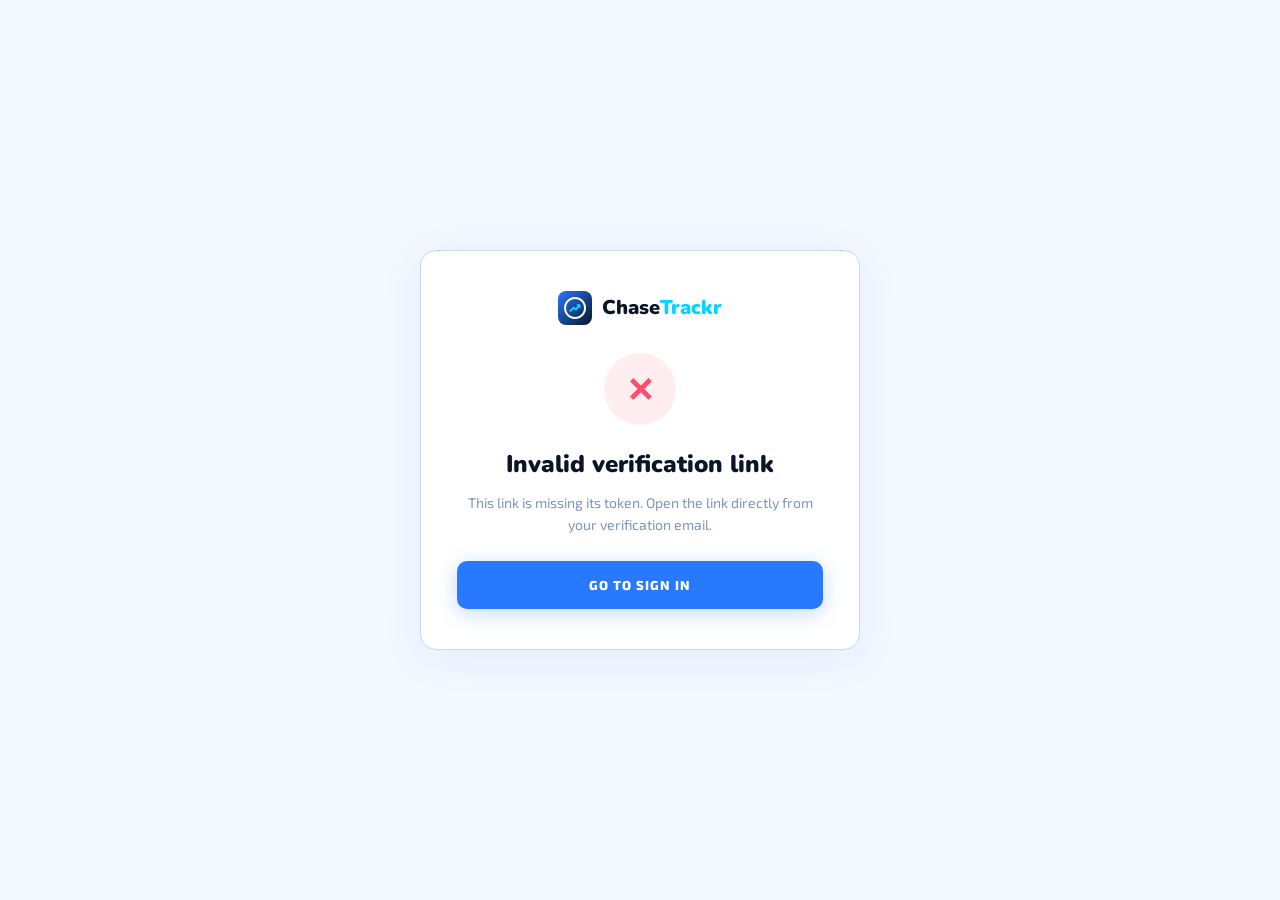
<file: verify.html>
<!DOCTYPE html>
<html lang="en">
<head>
  <meta charset="UTF-8" />
  <meta name="viewport" content="width=device-width, initial-scale=1.0" />
  <title>Verify Email — ChaseTrackr</title>
  <link rel="stylesheet" href="css/tokens.css" />
  <style>
    body { min-height:100vh; display:flex; align-items:center; justify-content:center; background:var(--bg); padding:24px; }
    .auth-card { width:100%; max-width:440px; background:var(--white); border:1px solid var(--border);
      border-radius:16px; padding:40px 36px; text-align:center; box-shadow:0 8px 40px rgba(41,121,255,0.08); }
    .auth-logo { display:inline-flex; align-items:center; gap:10px; text-decoration:none; margin-bottom:28px; }
    .auth-logo img { height:34px; width:34px; border-radius:8px; }
    .auth-logo span { font-family:'Nunito',sans-serif; font-weight:900; font-size:20px; color:var(--navy); }
    .auth-logo .cyan { color:var(--cyan); }
    .status-icon { width:72px; height:72px; border-radius:50%; margin:0 auto 20px;
      display:flex; align-items:center; justify-content:center; font-size:34px; font-weight:800; }
    .status-icon.pending { background:var(--surface); }
    .status-icon.ok  { background:rgba(0,196,140,0.12); color:var(--green); }
    .status-icon.err { background:rgba(255,77,106,0.1); color:var(--red); }
    .spinner { width:34px; height:34px; border:3px solid var(--border); border-top-color:var(--blue);
      border-radius:50%; animation:spin 0.8s linear infinite; }
    @keyframes spin { to { transform:rotate(360deg); } }
    .status-title { font-family:'Nunito',sans-serif; font-weight:900; font-size:24px; color:var(--navy); margin-bottom:8px; }
    .status-sub { font-size:14px; color:var(--muted); line-height:1.6; margin-bottom:24px; }
    .auth-actions { display:flex; flex-direction:column; gap:10px; }
    .btn-primary { display:block; height:48px; line-height:48px; background:var(--blue); color:#fff;
      border-radius:10px; text-decoration:none; font-family:'Exo 2',sans-serif; font-weight:800;
      font-size:13px; letter-spacing:0.08em; text-transform:uppercase; box-shadow:0 4px 20px rgba(41,121,255,0.28);
      transition:background .15s, transform .12s; }
    .btn-primary:hover { background:var(--blue-h); transform:translateY(-1px); }
    .btn-ghost { display:block; height:40px; line-height:40px; color:var(--blue); text-decoration:none;
      font-family:'Exo 2',sans-serif; font-weight:700; font-size:13px; }
    .btn-ghost:hover { text-decoration:underline; }
  </style>
</head>
<body>
  <div class="auth-card">
    <a class="auth-logo" href="index.html">
      <img src="brand_assets/Homescreen App icon.png" alt="" />
      <span>Chase<span class="cyan">Trackr</span></span>
    </a>
    <div class="status-icon pending" id="status-icon"><div class="spinner"></div></div>
    <h1 class="status-title" id="status-title">Verifying your email…</h1>
    <p class="status-sub" id="status-sub">One moment while we confirm your link.</p>
    <div class="auth-actions" id="actions"></div>
  </div>

  <script src="js/auth.js"></script>
  <script>
    const token = new URLSearchParams(location.search).get('token');
    const icon  = document.getElementById('status-icon');
    const title = document.getElementById('status-title');
    const sub   = document.getElementById('status-sub');
    const actions = document.getElementById('actions');

    function setState(kind, t, s, actionsHtml) {
      icon.className = 'status-icon ' + (kind === 'ok' ? 'ok' : 'err');
      icon.innerHTML = kind === 'ok' ? '✓' : '✕';
      title.textContent = t;
      sub.textContent = s;
      actions.innerHTML = actionsHtml || '';
    }

    (async function () {
      if (!token) {
        setState('err', 'Invalid verification link',
          'This link is missing its token. Open the link directly from your verification email.',
          '<a class="btn-primary" href="signin.html">Go to sign in</a>');
        return;
      }
      try {
        const res = await CT.auth.verifyEmail(token);
        setState('ok', 'Email verified',
          `${res.email || 'Your email'} is confirmed — portfolios and price alerts are now unlocked.`,
          '<a class="btn-primary" href="signin.html">Sign in</a><a class="btn-ghost" href="index.html">Back to home</a>');
      } catch (err) {
        setState('err', 'Link expired or invalid',
          'This verification link is invalid or has already been used. Sign in and we can send you a fresh one.',
          '<a class="btn-primary" href="signin.html">Sign in to resend</a><a class="btn-ghost" href="index.html">Back to home</a>');
      }
    })();
  </script>
</body>
</html>
</file>
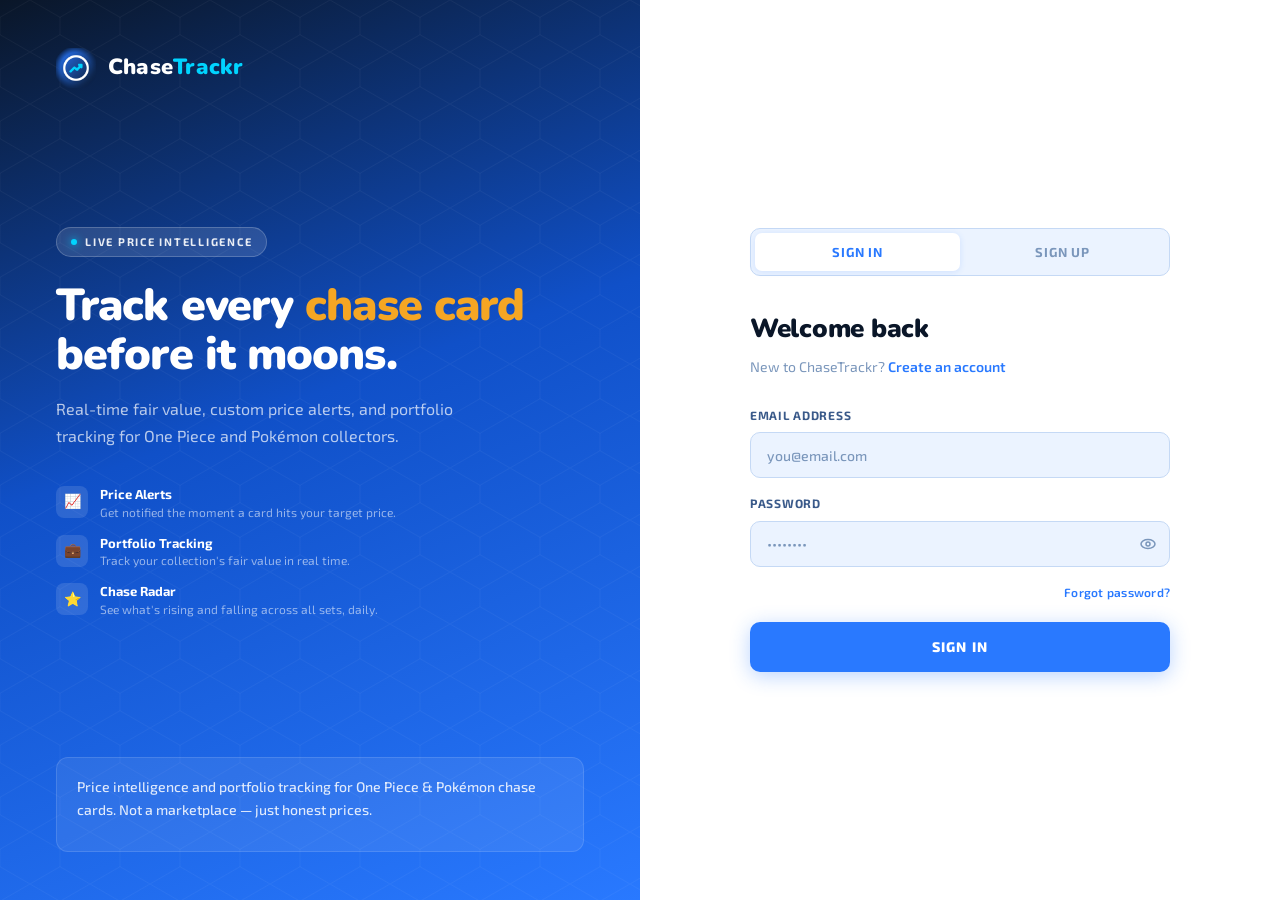
<file: watchlist.html>
<!DOCTYPE html>
<html lang="en">
<head>
  <meta charset="UTF-8" />
  <meta name="viewport" content="width=device-width, initial-scale=1.0" />
  <title>Watchlist — ChaseTrackr</title>
  <link rel="stylesheet" href="css/tokens.css" />
  <style>
    body { padding-top: var(--nav-h); background: var(--bg); min-height: 100vh; }
    [hidden] { display: none !important; }   /* class display:grid/flex must not override the hidden attr */
    .page { max-width: 1200px; margin: 0 auto; padding: 32px 40px 60px; }
    .page-head { display: flex; align-items: flex-start; justify-content: space-between; gap: 24px; margin-bottom: 24px; flex-wrap: wrap; }
    .page-title { font-family: 'Nunito', sans-serif; font-weight: 900; font-size: 30px; color: var(--navy); }
    .page-sub { font-size: 14px; color: var(--muted); margin-top: 4px; }
    /* add-card search */
    .add-wrap { position: relative; width: 340px; max-width: 100%; }
    .add-input { width: 100%; height: 44px; padding: 0 16px; background: var(--white);
      border: 1.5px solid var(--border); border-radius: 10px; font-family: 'Exo 2', sans-serif;
      font-size: 14px; color: var(--text); outline: none; transition: border-color .15s, box-shadow .15s; }
    .add-input:focus { border-color: var(--blue); box-shadow: 0 0 0 3px rgba(41,121,255,0.12); }
    .add-results { position: absolute; top: 48px; left: 0; right: 0; background: var(--white);
      border: 1px solid var(--border); border-radius: 10px; box-shadow: 0 12px 40px rgba(10,22,40,0.12);
      overflow: hidden; z-index: 30; display: none; }
    .add-results.show { display: block; }
    .add-row { display: flex; align-items: center; gap: 10px; padding: 9px 12px; cursor: pointer; border: none;
      background: none; width: 100%; text-align: left; transition: background .12s; }
    .add-row:hover { background: var(--surface); }
    .add-row img { width: 26px; height: 36px; object-fit: contain; border-radius: 3px; background: var(--surface); }
    .add-row-name { font-size: 13px; font-weight: 700; color: var(--navy); }
    .add-row-meta { font-size: 11px; color: var(--muted); }
    .add-row-price { margin-left: auto; font-family: 'Nunito', sans-serif; font-weight: 800; font-size: 13px; color: var(--blue); }
    .add-hint { padding: 10px 12px; font-size: 12px; color: var(--muted); }

    /* grid + cells (same look as search) */
    .card-grid { display: grid; grid-template-columns: repeat(auto-fill, minmax(200px, 1fr)); gap: 18px; }
    .card-cell { background: var(--white); border: 1px solid var(--border); border-radius: 14px; overflow: hidden;
      display: flex; flex-direction: column; box-shadow: 0 2px 10px rgba(10,22,40,0.05); transition: transform .15s, box-shadow .15s; }
    .card-cell:hover { transform: translateY(-2px); box-shadow: 0 10px 28px rgba(10,22,40,0.10); }
    .cell-img { aspect-ratio: 2/3; background: rgb(5,11,22); display: flex; align-items: center; justify-content: center; position: relative; }
    .cell-img img { width: 100%; height: 100%; object-fit: contain; border-radius: 8px; display: block; }
    .cell-remove { position: absolute; top: 8px; right: 8px; width: 30px; height: 30px; border-radius: 50%;
      background: rgba(10,22,40,0.55); color: #fff; border: none; cursor: pointer; font-size: 15px; line-height: 1;
      display: flex; align-items: center; justify-content: center; transition: background .15s; }
    .cell-remove:hover { background: var(--red); }
    .cell-body { padding: 12px 14px 16px; display: flex; flex-direction: column; gap: 6px; }
    .cell-set { font-size: 10px; font-weight: 700; letter-spacing: 0.12em; text-transform: uppercase; color: var(--muted); }
    .cell-name { font-family: 'Exo 2', sans-serif; font-weight: 700; font-size: 15px; color: var(--navy); line-height: 1.25; }
    .cell-tag { align-self: flex-start; font-size: 10px; font-weight: 700; letter-spacing: 0.04em; text-transform: uppercase;
      padding: 3px 9px; border-radius: 100px; }
    .cell-price { font-family: 'Nunito', sans-serif; font-weight: 900; font-size: 18px; color: var(--navy); margin-top: 2px; }
    .cell-price small { font-family: 'Exo 2', sans-serif; font-weight: 700; font-size: 10px; letter-spacing: 0.08em;
      text-transform: uppercase; color: var(--muted); display: block; }

    /* states */
    .empty-state { text-align: center; padding: 80px 20px; }
    .empty-icon { font-size: 46px; opacity: 0.3; margin-bottom: 14px; }
    .empty-title { font-family: 'Nunito', sans-serif; font-weight: 900; font-size: 22px; color: var(--navy); margin-bottom: 8px; }
    .empty-sub { font-size: 14px; color: var(--muted); max-width: 360px; margin: 0 auto 20px; line-height: 1.6; }
    .empty-cta { display: inline-block; background: var(--blue); color: #fff; text-decoration: none; font-family: 'Exo 2', sans-serif;
      font-weight: 700; font-size: 13px; letter-spacing: 0.06em; padding: 12px 22px; border-radius: 10px; }
    .state-msg { text-align: center; padding: 40px 20px; color: var(--muted); font-size: 14px; }
    .skeleton-grid { display: grid; grid-template-columns: repeat(auto-fill, minmax(200px, 1fr)); gap: 18px; }
    .skel-cell { background: var(--white); border: 1px solid var(--border); border-radius: 14px; overflow: hidden; }
    .skel-box { aspect-ratio: 2/3; background: linear-gradient(90deg, var(--surface) 25%, #E1ECFB 37%, var(--surface) 63%);
      background-size: 400% 100%; animation: sh 1.4s ease-in-out infinite; }
    @keyframes sh { 0% { background-position: 100% 0; } 100% { background-position: 0 0; } }
    @media (max-width: 640px) { .page { padding: 24px 18px 48px; } .page-head { flex-direction: column; } .add-wrap { width: 100%; } }
  </style>
</head>
<body>
  <div id="site-nav"></div>

  <main class="page">
    <div class="page-head">
      <div>
        <h1 class="page-title">Watchlist</h1>
        <div class="page-sub" id="wl-count">Cards you're tracking</div>
      </div>
      <div class="add-wrap">
        <input class="add-input" id="add-search" type="search" placeholder="Add a card — name, set, or number…" autocomplete="off" />
        <div class="add-results" id="add-results"></div>
      </div>
    </div>

    <div class="skeleton-grid" id="wl-loading">
      <div class="skel-cell"><div class="skel-box"></div></div>
      <div class="skel-cell"><div class="skel-box"></div></div>
      <div class="skel-cell"><div class="skel-box"></div></div>
      <div class="skel-cell"><div class="skel-box"></div></div>
    </div>
    <div class="state-msg" id="wl-error" hidden>⚠ Couldn't reach the server. It may be waking up — refresh in a moment.</div>
    <div class="empty-state" id="wl-empty" hidden>
      <div class="empty-icon">☆</div>
      <div class="empty-title">Start tracking cards</div>
      <div class="empty-sub">Add chase cards you want to watch and we'll keep their fair value in front of you.</div>
      <a class="empty-cta" href="search.html">Browse cards</a>
    </div>
    <div class="card-grid" id="wl-grid" hidden></div>
  </main>

  <script src="data/cards.js"></script>
  <script src="js/cards-api.js"></script>
  <script src="js/auth.js"></script>
  <script src="js/nav.js"></script>
  <script>
  (function () {
    // Auth required
    if (!CT.auth.isLoggedIn()) { location.replace('signin.html'); return; }

    const B = CT.BACKEND;
    const rs = CT.rarityStyle;
    const $ = (id) => document.getElementById(id);
    const fmt = (n) => (n == null ? '—' : '$' + Number(n).toLocaleString('en-US', {
      minimumFractionDigits: Number.isInteger(Number(n)) ? 0 : 2, maximumFractionDigits: 2 }));

    function show(el) { ['wl-loading','wl-error','wl-empty','wl-grid'].forEach(id => $(id).hidden = (id !== el)); }

    function cellHTML(item) {
      const c = CT.mapOwnedCard(item);
      const st = rs(c.rarity);
      return `<div class="card-cell">
        <div class="cell-img">
          <img ${CT.imgAttrs(c, true)} />
          <button class="cell-remove" title="Remove" data-remove="${c.id}">×</button>
        </div>
        <div class="cell-body">
          <div class="cell-set">${c.setCode} · #${c.number}</div>
          <div class="cell-name">${c.name}</div>
          <span class="cell-tag" style="background:${st.bg};color:${st.color};">${(c.rarity||'').toUpperCase()}</span>
          <div class="cell-price">${fmt(c.marketPrice)}<small>Fair value</small></div>
        </div>
      </div>`;
    }

    async function load() {
      show('wl-loading');
      try {
        const res = await CT.auth.authFetch('/api/v1/watchlist');
        if (res.status === 401) { location.replace('signin.html'); return; }
        if (!res.ok) throw new Error('HTTP ' + res.status);
        const items = (await res.json()).watchlist || [];
        if (!items.length) { $('wl-count').textContent = 'Cards you’re tracking'; show('wl-empty'); return; }
        $('wl-grid').innerHTML = items.map(cellHTML).join('');
        $('wl-count').textContent = `${items.length} card${items.length === 1 ? '' : 's'} tracked`;
        show('wl-grid');
      } catch (e) {
        console.warn('[watchlist] load failed:', e.message);
        show('wl-error');
      }
    }

    // remove (event delegation)
    $('wl-grid').addEventListener('click', async (e) => {
      const btn = e.target.closest('[data-remove]');
      if (!btn) return;
      btn.disabled = true;
      const res = await CT.auth.authFetch('/api/v1/watchlist/' + encodeURIComponent(btn.dataset.remove), { method: 'DELETE' });
      if (res.status === 401) { location.replace('signin.html'); return; }
      load();
    });

    // add-card search
    let t = null;
    const results = $('add-results');
    $('add-search').addEventListener('input', function () {
      clearTimeout(t);
      const q = this.value.trim();
      if (!q) { results.classList.remove('show'); return; }
      t = setTimeout(async () => {
        try {
          const r = await fetch(`${B}/api/v1/search-card`, {
            method: 'POST', headers: { 'Content-Type': 'application/json' },
            body: JSON.stringify({ query: q, limit: 6 }),
          });
          const cards = ((await r.json()).results || []).map(CT.mapCard);
          results.innerHTML = cards.length ? cards.map(c => `
            <button class="add-row" data-add="${c.id}">
              <img ${CT.imgAttrs(c)} />
              <span><span class="add-row-name">${c.name}</span><br><span class="add-row-meta">${c.setCode} · #${c.number}</span></span>
              <span class="add-row-price">${fmt(c.marketPrice)}</span>
            </button>`).join('') : '<div class="add-hint">No matches.</div>';
          results.classList.add('show');
        } catch { results.innerHTML = '<div class="add-hint">Search unavailable.</div>'; results.classList.add('show'); }
      }, 300);
    });
    results.addEventListener('click', async (e) => {
      const row = e.target.closest('[data-add]');
      if (!row) return;
      results.classList.remove('show'); $('add-search').value = '';
      const res = await CT.auth.authFetch('/api/v1/watchlist', {
        method: 'POST', headers: { 'Content-Type': 'application/json' },
        body: JSON.stringify({ card_id: row.dataset.add }),
      });
      if (res.status === 401) { location.replace('signin.html'); return; }
      if (res.status === 403) { alert('Verify your email first to save cards.'); return; }
      load();
    });
    document.addEventListener('click', (e) => { if (!e.target.closest('.add-wrap')) results.classList.remove('show'); });

    load();
  })();
  </script>
</body>
</html>
</file>
<file: css/tokens.css>
/* ChaseTrackr — shared design tokens, reset, and component styles */

/* ── Self-hosted fonts ─────────────────────────────────────── */
@font-face { font-family: 'Nunito'; font-weight: 400; font-display: swap;
  src: url('../brand_assets/Nunito-Regular.ttf') format('truetype'); }
@font-face { font-family: 'Nunito'; font-weight: 700; font-display: swap;
  src: url('../brand_assets/Nunito-Bold.ttf') format('truetype'); }
@font-face { font-family: 'Nunito'; font-weight: 800; font-display: swap;
  src: url('../brand_assets/Nunito-ExtraBold.ttf') format('truetype'); }
@font-face { font-family: 'Nunito'; font-weight: 900; font-display: swap;
  src: url('../brand_assets/Nunito-Black.ttf') format('truetype'); }
@font-face { font-family: 'Exo 2'; font-weight: 400; font-display: swap;
  src: url('../brand_assets/Exo2-Regular.ttf') format('truetype'); }
@font-face { font-family: 'Exo 2'; font-weight: 500; font-display: swap;
  src: url('../brand_assets/Exo2-Medium.ttf') format('truetype'); }
@font-face { font-family: 'Exo 2'; font-weight: 600; font-display: swap;
  src: url('../brand_assets/Exo2-SemiBold.ttf') format('truetype'); }
@font-face { font-family: 'Exo 2'; font-weight: 700; font-display: swap;
  src: url('../brand_assets/Exo2-Bold.ttf') format('truetype'); }
@font-face { font-family: 'Exo 2'; font-weight: 800; font-display: swap;
  src: url('../brand_assets/Exo2-ExtraBold.ttf') format('truetype'); }

/* ── Tokens ────────────────────────────────────────────────── */
:root {
  --blue:       #2979FF;
  --blue-h:     #1A6FE8;
  --blue-deep:  #0D3B8F;
  --cyan:       #00D4FF;
  --gold:       #F5A623;
  --navy:       #0A1628;
  --navy-mid:   #0F1F3D;
  --navy-light: #162844;
  --bg:         #F4F8FF;
  --surface:    #EBF3FF;
  --white:      #FFFFFF;
  --border:     #C5D9F5;
  --border-mid: #A8C4EE;
  --text:       #0A1628;
  --text-mid:   #3A5A8A;
  --muted:      #7A96BB;
  --green:      #00C48C;
  --green-bg:   #E6FAF4;
  --red:        #FF4D6A;
  --red-bg:     #FFF0F3;
  --purple:     #7B61FF;
  --nav-h:      96px;
}

/* ── Reset ─────────────────────────────────────────────────── */
*, *::before, *::after { box-sizing: border-box; margin: 0; padding: 0; }
html { scroll-behavior: smooth; }
body {
  background: var(--bg);
  color: var(--text);
  font-family: 'Exo 2', sans-serif;
  font-size: 15px;
  line-height: 1.6;
  overflow-x: hidden;
}

/* ── NAV ───────────────────────────────────────────────────── */
.site-nav {
  position: fixed; top: 0; left: 0; right: 0; z-index: 200;
  height: var(--nav-h);
  background: var(--navy);
  display: flex; align-items: center;
  padding: 0 32px; gap: 16px;
  box-shadow: 0 1px 0 rgba(255,255,255,0.06), 0 4px 24px rgba(0,0,0,0.3);
}

.nav-logo {
  display: flex; align-items: center; gap: 11px;
  text-decoration: none; flex-shrink: 0;
  padding-right: 28px;
  border-right: 1px solid rgba(255,255,255,0.13);
}
.nav-icon {
  height: 42px; width: 42px; border-radius: 10px; object-fit: cover;
  -webkit-mask-image: radial-gradient(circle at center, black 55%, transparent 78%);
  mask-image: radial-gradient(circle at center, black 55%, transparent 78%);
}
.nav-wordmark {
  font-family: 'Nunito', sans-serif; font-size: 23px; font-weight: 900;
  letter-spacing: 0.01em; color: #fff; white-space: nowrap;
}
.nav-wordmark .cyan { color: var(--cyan); }

/* centered search — the dominant element in the bar */
.nav-search-wrap {
  flex: 1; max-width: 640px; margin: 0 auto;
  position: relative; display: flex; align-items: center;
}
.nav-search-icon {
  position: absolute; left: 16px; top: 50%; transform: translateY(-50%);
  pointer-events: none; opacity: 0.45; flex-shrink: 0;
}
.nav-search {
  width: 100%; height: 52px;
  padding: 0 18px 0 48px;
  background: rgba(255,255,255,0.1);
  border: 1.5px solid rgba(255,255,255,0.14);
  border-radius: 12px;
  font-family: 'Exo 2', sans-serif; font-size: 16px; font-weight: 500;
  color: #fff; outline: none;
  transition: background 0.18s, border-color 0.18s, box-shadow 0.18s;
}
.nav-search::placeholder { color: rgba(255,255,255,0.38); }
.nav-search:focus {
  background: rgba(255,255,255,0.14);
  border-color: rgba(0,212,255,0.5);
  box-shadow: 0 0 0 3px rgba(0,212,255,0.12);
}

/* right side */
.nav-right {
  display: flex; align-items: center; gap: 4px; flex-shrink: 0;
}
.nav-links {
  display: flex; align-items: center; gap: 2px; list-style: none; margin-right: 8px;
}
.nav-links a {
  font-size: 15px; font-weight: 600; letter-spacing: 0.02em;
  color: rgba(255,255,255,0.65); text-decoration: none;
  padding: 8px 14px; border-radius: 8px;
  transition: color 0.15s, background 0.15s;
  white-space: nowrap;
}
.nav-links a:hover { color: #fff; background: rgba(255,255,255,0.08); }
.nav-links a.active { color: #fff; background: rgba(255,255,255,0.1); }

.btn-nav-ghost {
  font-family: 'Exo 2', sans-serif; font-size: 15px; font-weight: 600;
  color: rgba(255,255,255,0.7); background: none; border: none;
  padding: 9px 14px; cursor: pointer; text-decoration: none;
  border-radius: 8px; transition: color 0.15s, background 0.15s;
  white-space: nowrap;
}
.btn-nav-ghost:hover { color: #fff; background: rgba(255,255,255,0.08); }

.btn-nav-primary {
  font-family: 'Exo 2', sans-serif; font-size: 14px; font-weight: 700;
  letter-spacing: 0.04em; color: #fff; background: var(--blue);
  border: none; border-radius: 9px; padding: 10px 22px;
  cursor: pointer; text-decoration: none;
  box-shadow: 0 2px 10px rgba(41,121,255,0.35);
  transition: background 0.15s, transform 0.12s, box-shadow 0.15s;
  white-space: nowrap;
}
.btn-nav-primary:hover { background: var(--blue-h); transform: translateY(-1px); box-shadow: 0 4px 16px rgba(41,121,255,0.45); }
.btn-nav-primary:active { transform: scale(0.97); }
.btn-nav-primary:focus-visible { outline: 2px solid var(--cyan); outline-offset: 2px; }

/* ── Auth nav (Phase 3) ─────────────────────────────────────── */
.nav-account {
  font-family: 'Exo 2', sans-serif; font-size: 13px; font-weight: 600;
  color: rgba(255,255,255,0.85); max-width: 180px;
  overflow: hidden; text-overflow: ellipsis; white-space: nowrap; padding: 0 4px;
}
.verify-banner {
  display: flex; align-items: center; gap: 12px;
  background: rgba(245,166,35,0.14); border-bottom: 1px solid rgba(245,166,35,0.4);
  color: #7a5200; padding: 9px 20px;
  font-family: 'Exo 2', sans-serif; font-size: 13px; font-weight: 600;
}
.verify-banner-text { flex: 1; }
.verify-resend {
  background: var(--gold); color: #3a2a00; border: none; border-radius: 6px;
  padding: 6px 12px; font-family: 'Exo 2', sans-serif; font-size: 12px; font-weight: 700;
  cursor: pointer; transition: filter 0.15s;
}
.verify-resend:hover { filter: brightness(1.06); }
.verify-resend:disabled { opacity: 0.7; cursor: default; }
.verify-dismiss {
  background: none; border: none; color: #7a5200; font-size: 20px; line-height: 1;
  cursor: pointer; padding: 0 4px;
}

.nav-hamburger {
  display: none; background: none; border: none; cursor: pointer; padding: 8px;
  color: rgba(255,255,255,0.8);
}

/* mobile nav drawer */
.nav-mobile-drawer {
  display: none; position: fixed; top: var(--nav-h); left: 0; right: 0;
  background: var(--navy-mid); z-index: 190; flex-direction: column;
  border-bottom: 1px solid rgba(255,255,255,0.1);
  padding: 12px 20px 20px;
  box-shadow: 0 8px 24px rgba(0,0,0,0.4);
}
.nav-mobile-drawer.open { display: flex; }
.nav-mobile-drawer a {
  display: block; padding: 12px 0;
  font-size: 15px; font-weight: 600; color: rgba(255,255,255,0.8);
  text-decoration: none; border-bottom: 1px solid rgba(255,255,255,0.07);
  transition: color 0.15s;
}
.nav-mobile-drawer a:last-child { border-bottom: none; }
.nav-mobile-drawer a:hover { color: #fff; }

@media (max-width: 900px) {
  .site-nav { padding: 0 20px; gap: 12px; }
  .nav-links, .btn-nav-ghost { display: none; }
  .nav-hamburger { display: flex; }
  .nav-search-wrap { max-width: none; }
}

/* ── CARD CELL ─────────────────────────────────────────────── */
.card-cell {
  background: var(--white); border-radius: 12px;
  border: 1px solid var(--border); overflow: hidden;
  display: block; text-decoration: none; color: inherit;
  box-shadow: 0 2px 12px rgba(41,121,255,0.06);
  transition: transform 0.18s, box-shadow 0.18s;
  cursor: pointer;
}
.card-cell:hover {
  transform: translateY(-4px);
  box-shadow: 0 8px 32px rgba(41,121,255,0.14), 0 2px 8px rgba(0,0,0,0.06);
}

.card-cell-img {
  position: relative; aspect-ratio: 5/7; overflow: hidden;
  background: var(--surface);
}
.card-cell-img img {
  width: 100%; height: 100%; object-fit: cover; display: block;
  transition: transform 0.3s;
}
.card-cell:hover .card-cell-img img { transform: scale(1.03); }

.heart-btn {
  position: absolute; top: 10px; right: 10px;
  width: 30px; height: 30px; border-radius: 50%;
  background: rgba(255,255,255,0.92); border: none; cursor: pointer;
  display: flex; align-items: center; justify-content: center; font-size: 14px;
  transition: transform 0.15s, background 0.15s;
  box-shadow: 0 2px 8px rgba(0,0,0,0.12);
}
.heart-btn:hover { transform: scale(1.12); background: #fff; }
.heart-btn:focus-visible { outline: 2px solid var(--blue); }

.chase-badge {
  position: absolute; bottom: 10px; left: 10px;
  font-size: 9px; font-weight: 800; letter-spacing: 0.12em; text-transform: uppercase;
  background: var(--gold); color: var(--navy);
  border-radius: 100px; padding: 3px 8px;
}

.card-cell-body { padding: 14px; }

.cc-overline {
  font-size: 10px; font-weight: 700; letter-spacing: 0.12em; text-transform: uppercase;
  color: var(--muted); margin-bottom: 4px;
}
.cc-name {
  font-size: 15px; font-weight: 700; color: var(--navy); line-height: 1.3;
  margin-bottom: 2px; white-space: nowrap; overflow: hidden; text-overflow: ellipsis;
}
.cc-sub {
  font-size: 11px; color: var(--muted); font-weight: 500; margin-bottom: 8px;
  white-space: nowrap; overflow: hidden; text-overflow: ellipsis;
}
.cc-tag {
  display: inline-block; border-radius: 100px;
  font-size: 10px; font-weight: 700; letter-spacing: 0.1em; text-transform: uppercase;
  padding: 3px 9px; margin-bottom: 10px;
}
.cc-footer {
  display: flex; align-items: center; justify-content: space-between;
}
.cc-price {
  font-family: 'Nunito', sans-serif; font-weight: 900; font-size: 20px; color: var(--navy);
  line-height: 1;
}
.cc-change {
  font-size: 11px; font-weight: 700; margin-top: 3px;
}
.cc-change.up { color: var(--green); }
.cc-change.down { color: var(--red); }

.btn-track {
  background: var(--blue); color: #fff;
  font-family: 'Exo 2', sans-serif; font-size: 11px; font-weight: 700;
  letter-spacing: 0.06em; text-transform: uppercase;
  border: none; border-radius: 6px; padding: 7px 12px; cursor: pointer;
  transition: background 0.15s, transform 0.12s;
  flex-shrink: 0;
}
.btn-track:hover { background: var(--blue-h); transform: translateY(-1px); }
.btn-track:active { transform: scale(0.97); }
.btn-track:focus-visible { outline: 2px solid var(--cyan); outline-offset: 2px; }

/* ── FOOTER ────────────────────────────────────────────────── */
.site-footer {
  background: var(--navy); color: rgba(255,255,255,0.7);
  padding: 60px 48px 32px;
}
.footer-inner {
  max-width: 1280px; margin: 0 auto;
  display: grid; grid-template-columns: 2fr 1fr 1fr 1fr;
  gap: 48px; margin-bottom: 48px;
}
.footer-brand { display: flex; align-items: center; gap: 10px; margin-bottom: 16px; }
.footer-icon { height: 32px; width: 32px; border-radius: 8px; }
.footer-wm { font-family: 'Nunito', sans-serif; font-weight: 900; font-size: 18px; color: #fff; }
.footer-wm .cyan { color: var(--cyan); }
.footer-desc { font-size: 13px; line-height: 1.7; color: rgba(255,255,255,0.5); max-width: 260px; }
.footer-col-t {
  font-size: 11px; font-weight: 700; letter-spacing: 0.14em; text-transform: uppercase;
  color: rgba(255,255,255,0.4); margin-bottom: 16px;
}
.footer-links { list-style: none; }
.footer-links li { margin-bottom: 10px; }
.footer-links a {
  font-size: 13px; color: rgba(255,255,255,0.55); text-decoration: none; transition: color 0.15s;
}
.footer-links a:hover { color: #fff; }
.footer-bottom {
  max-width: 1280px; margin: 0 auto;
  display: flex; align-items: center; justify-content: space-between;
  border-top: 1px solid rgba(255,255,255,0.08); padding-top: 24px;
}
.footer-copy { font-size: 12px; color: rgba(255,255,255,0.35); }
.footer-socials { display: flex; gap: 10px; }
.social-pill {
  font-size: 12px; font-weight: 600; color: rgba(255,255,255,0.5);
  text-decoration: none; border: 1px solid rgba(255,255,255,0.12);
  border-radius: 100px; padding: 5px 14px;
  transition: color 0.15s, border-color 0.15s;
}
.social-pill:hover { color: #fff; border-color: rgba(255,255,255,0.4); }

@media (max-width: 768px) {
  .site-footer { padding: 40px 20px 24px; }
  .footer-inner { grid-template-columns: 1fr 1fr; gap: 32px; }
  .footer-bottom { flex-direction: column; gap: 12px; text-align: center; }
}

/* ── SECTION HEADING ───────────────────────────────────────── */
.section-eyebrow {
  font-size: 11px; font-weight: 700; letter-spacing: 0.18em; text-transform: uppercase;
  color: var(--muted); margin-bottom: 8px;
}
.section-title {
  font-family: 'Nunito', sans-serif; font-weight: 800;
  font-size: clamp(20px, 2.5vw, 26px); color: var(--navy); margin-bottom: 20px;
}

/* ── CHIP ──────────────────────────────────────────────────── */
.chip {
  display: inline-flex; align-items: center; gap: 6px;
  font-size: 12px; font-weight: 700; letter-spacing: 0.06em; text-transform: uppercase;
  border: 1.5px solid var(--border); border-radius: 100px;
  padding: 6px 14px; cursor: pointer; background: var(--white);
  color: var(--text-mid); text-decoration: none;
  transition: background 0.15s, border-color 0.15s, color 0.15s;
  white-space: nowrap;
}
.chip:hover, .chip.active {
  background: var(--blue); border-color: var(--blue); color: #fff;
}
.chip.active { box-shadow: 0 2px 10px rgba(41,121,255,0.3); }
</file>
<file: public/css/tokens.css>
/* ChaseTrackr — shared design tokens, reset, and component styles */

/* ── Self-hosted fonts ─────────────────────────────────────── */
@font-face { font-family: 'Nunito'; font-weight: 400; font-display: swap;
  src: url('../brand_assets/Nunito-Regular.ttf') format('truetype'); }
@font-face { font-family: 'Nunito'; font-weight: 700; font-display: swap;
  src: url('../brand_assets/Nunito-Bold.ttf') format('truetype'); }
@font-face { font-family: 'Nunito'; font-weight: 800; font-display: swap;
  src: url('../brand_assets/Nunito-ExtraBold.ttf') format('truetype'); }
@font-face { font-family: 'Nunito'; font-weight: 900; font-display: swap;
  src: url('../brand_assets/Nunito-Black.ttf') format('truetype'); }
@font-face { font-family: 'Exo 2'; font-weight: 400; font-display: swap;
  src: url('../brand_assets/Exo2-Regular.ttf') format('truetype'); }
@font-face { font-family: 'Exo 2'; font-weight: 500; font-display: swap;
  src: url('../brand_assets/Exo2-Medium.ttf') format('truetype'); }
@font-face { font-family: 'Exo 2'; font-weight: 600; font-display: swap;
  src: url('../brand_assets/Exo2-SemiBold.ttf') format('truetype'); }
@font-face { font-family: 'Exo 2'; font-weight: 700; font-display: swap;
  src: url('../brand_assets/Exo2-Bold.ttf') format('truetype'); }
@font-face { font-family: 'Exo 2'; font-weight: 800; font-display: swap;
  src: url('../brand_assets/Exo2-ExtraBold.ttf') format('truetype'); }

/* ── Tokens ────────────────────────────────────────────────── */
:root {
  --blue:       #2979FF;
  --blue-h:     #1A6FE8;
  --blue-deep:  #0D3B8F;
  --cyan:       #00D4FF;
  --gold:       #F5A623;
  --navy:       #0A1628;
  --navy-mid:   #0F1F3D;
  --navy-light: #162844;
  --bg:         #F4F8FF;
  --surface:    #EBF3FF;
  --white:      #FFFFFF;
  --border:     #C5D9F5;
  --border-mid: #A8C4EE;
  --text:       #0A1628;
  --text-mid:   #3A5A8A;
  --muted:      #7A96BB;
  --green:      #00C48C;
  --green-bg:   #E6FAF4;
  --red:        #FF4D6A;
  --red-bg:     #FFF0F3;
  --purple:     #7B61FF;
  --nav-h:      96px;
}

/* ── Reset ─────────────────────────────────────────────────── */
*, *::before, *::after { box-sizing: border-box; margin: 0; padding: 0; }
html { scroll-behavior: smooth; }
body {
  background: var(--bg);
  color: var(--text);
  font-family: 'Exo 2', sans-serif;
  font-size: 15px;
  line-height: 1.6;
  overflow-x: hidden;
}

/* ── NAV ───────────────────────────────────────────────────── */
.site-nav {
  position: fixed; top: 0; left: 0; right: 0; z-index: 200;
  height: var(--nav-h);
  background: var(--navy);
  display: flex; align-items: center;
  padding: 0 32px; gap: 16px;
  box-shadow: 0 1px 0 rgba(255,255,255,0.06), 0 4px 24px rgba(0,0,0,0.3);
}

.nav-logo {
  display: flex; align-items: center; gap: 11px;
  text-decoration: none; flex-shrink: 0;
  padding-right: 28px;
  border-right: 1px solid rgba(255,255,255,0.13);
}
.nav-icon {
  height: 42px; width: 42px; border-radius: 10px; object-fit: cover;
  -webkit-mask-image: radial-gradient(circle at center, black 55%, transparent 78%);
  mask-image: radial-gradient(circle at center, black 55%, transparent 78%);
}
.nav-wordmark {
  font-family: 'Nunito', sans-serif; font-size: 23px; font-weight: 900;
  letter-spacing: 0.01em; color: #fff; white-space: nowrap;
}
.nav-wordmark .cyan { color: var(--cyan); }

/* centered search — the dominant element in the bar */
.nav-search-wrap {
  flex: 1; max-width: 640px; margin: 0 auto;
  position: relative; display: flex; align-items: center;
}
.nav-search-icon {
  position: absolute; left: 16px; top: 50%; transform: translateY(-50%);
  pointer-events: none; opacity: 0.45; flex-shrink: 0;
}
.nav-search {
  width: 100%; height: 52px;
  padding: 0 18px 0 48px;
  background: rgba(255,255,255,0.1);
  border: 1.5px solid rgba(255,255,255,0.14);
  border-radius: 12px;
  font-family: 'Exo 2', sans-serif; font-size: 16px; font-weight: 500;
  color: #fff; outline: none;
  transition: background 0.18s, border-color 0.18s, box-shadow 0.18s;
}
.nav-search::placeholder { color: rgba(255,255,255,0.38); }
.nav-search:focus {
  background: rgba(255,255,255,0.14);
  border-color: rgba(0,212,255,0.5);
  box-shadow: 0 0 0 3px rgba(0,212,255,0.12);
}

/* right side */
.nav-right {
  display: flex; align-items: center; gap: 4px; flex-shrink: 0;
}
.nav-links {
  display: flex; align-items: center; gap: 2px; list-style: none; margin-right: 8px;
}
.nav-links a {
  font-size: 15px; font-weight: 600; letter-spacing: 0.02em;
  color: rgba(255,255,255,0.65); text-decoration: none;
  padding: 8px 14px; border-radius: 8px;
  transition: color 0.15s, background 0.15s;
  white-space: nowrap;
}
.nav-links a:hover { color: #fff; background: rgba(255,255,255,0.08); }
.nav-links a.active { color: #fff; background: rgba(255,255,255,0.1); }

.btn-nav-ghost {
  font-family: 'Exo 2', sans-serif; font-size: 15px; font-weight: 600;
  color: rgba(255,255,255,0.7); background: none; border: none;
  padding: 9px 14px; cursor: pointer; text-decoration: none;
  border-radius: 8px; transition: color 0.15s, background 0.15s;
  white-space: nowrap;
}
.btn-nav-ghost:hover { color: #fff; background: rgba(255,255,255,0.08); }

.btn-nav-primary {
  font-family: 'Exo 2', sans-serif; font-size: 14px; font-weight: 700;
  letter-spacing: 0.04em; color: #fff; background: var(--blue);
  border: none; border-radius: 9px; padding: 10px 22px;
  cursor: pointer; text-decoration: none;
  box-shadow: 0 2px 10px rgba(41,121,255,0.35);
  transition: background 0.15s, transform 0.12s, box-shadow 0.15s;
  white-space: nowrap;
}
.btn-nav-primary:hover { background: var(--blue-h); transform: translateY(-1px); box-shadow: 0 4px 16px rgba(41,121,255,0.45); }
.btn-nav-primary:active { transform: scale(0.97); }
.btn-nav-primary:focus-visible { outline: 2px solid var(--cyan); outline-offset: 2px; }

/* ── Auth nav (Phase 3) ─────────────────────────────────────── */
.nav-account {
  font-family: 'Exo 2', sans-serif; font-size: 13px; font-weight: 600;
  color: rgba(255,255,255,0.85); max-width: 180px;
  overflow: hidden; text-overflow: ellipsis; white-space: nowrap; padding: 0 4px;
}
.verify-banner {
  display: flex; align-items: center; gap: 12px;
  background: rgba(245,166,35,0.14); border-bottom: 1px solid rgba(245,166,35,0.4);
  color: #7a5200; padding: 9px 20px;
  font-family: 'Exo 2', sans-serif; font-size: 13px; font-weight: 600;
}
.verify-banner-text { flex: 1; }
.verify-resend {
  background: var(--gold); color: #3a2a00; border: none; border-radius: 6px;
  padding: 6px 12px; font-family: 'Exo 2', sans-serif; font-size: 12px; font-weight: 700;
  cursor: pointer; transition: filter 0.15s;
}
.verify-resend:hover { filter: brightness(1.06); }
.verify-resend:disabled { opacity: 0.7; cursor: default; }
.verify-dismiss {
  background: none; border: none; color: #7a5200; font-size: 20px; line-height: 1;
  cursor: pointer; padding: 0 4px;
}

.nav-hamburger {
  display: none; background: none; border: none; cursor: pointer; padding: 8px;
  color: rgba(255,255,255,0.8);
}

/* mobile nav drawer */
.nav-mobile-drawer {
  display: none; position: fixed; top: var(--nav-h); left: 0; right: 0;
  background: var(--navy-mid); z-index: 190; flex-direction: column;
  border-bottom: 1px solid rgba(255,255,255,0.1);
  padding: 12px 20px 20px;
  box-shadow: 0 8px 24px rgba(0,0,0,0.4);
}
.nav-mobile-drawer.open { display: flex; }
.nav-mobile-drawer a {
  display: block; padding: 12px 0;
  font-size: 15px; font-weight: 600; color: rgba(255,255,255,0.8);
  text-decoration: none; border-bottom: 1px solid rgba(255,255,255,0.07);
  transition: color 0.15s;
}
.nav-mobile-drawer a:last-child { border-bottom: none; }
.nav-mobile-drawer a:hover { color: #fff; }

@media (max-width: 900px) {
  .site-nav { padding: 0 20px; gap: 12px; }
  .nav-links, .btn-nav-ghost { display: none; }
  .nav-hamburger { display: flex; }
  .nav-search-wrap { max-width: none; }
}

/* ── CARD CELL ─────────────────────────────────────────────── */
.card-cell {
  background: var(--white); border-radius: 12px;
  border: 1px solid var(--border); overflow: hidden;
  display: block; text-decoration: none; color: inherit;
  box-shadow: 0 2px 12px rgba(41,121,255,0.06);
  transition: transform 0.18s, box-shadow 0.18s;
  cursor: pointer;
}
.card-cell:hover {
  transform: translateY(-4px);
  box-shadow: 0 8px 32px rgba(41,121,255,0.14), 0 2px 8px rgba(0,0,0,0.06);
}

.card-cell-img {
  position: relative; aspect-ratio: 5/7; overflow: hidden;
  background: var(--surface);
}
.card-cell-img img {
  width: 100%; height: 100%; object-fit: cover; display: block;
  transition: transform 0.3s;
}
.card-cell:hover .card-cell-img img { transform: scale(1.03); }

.heart-btn {
  position: absolute; top: 10px; right: 10px;
  width: 30px; height: 30px; border-radius: 50%;
  background: rgba(255,255,255,0.92); border: none; cursor: pointer;
  display: flex; align-items: center; justify-content: center; font-size: 14px;
  transition: transform 0.15s, background 0.15s;
  box-shadow: 0 2px 8px rgba(0,0,0,0.12);
}
.heart-btn:hover { transform: scale(1.12); background: #fff; }
.heart-btn:focus-visible { outline: 2px solid var(--blue); }

.chase-badge {
  position: absolute; bottom: 10px; left: 10px;
  font-size: 9px; font-weight: 800; letter-spacing: 0.12em; text-transform: uppercase;
  background: var(--gold); color: var(--navy);
  border-radius: 100px; padding: 3px 8px;
}

.card-cell-body { padding: 14px; }

.cc-overline {
  font-size: 10px; font-weight: 700; letter-spacing: 0.12em; text-transform: uppercase;
  color: var(--muted); margin-bottom: 4px;
}
.cc-name {
  font-size: 15px; font-weight: 700; color: var(--navy); line-height: 1.3;
  margin-bottom: 2px; white-space: nowrap; overflow: hidden; text-overflow: ellipsis;
}
.cc-sub {
  font-size: 11px; color: var(--muted); font-weight: 500; margin-bottom: 8px;
  white-space: nowrap; overflow: hidden; text-overflow: ellipsis;
}
.cc-tag {
  display: inline-block; border-radius: 100px;
  font-size: 10px; font-weight: 700; letter-spacing: 0.1em; text-transform: uppercase;
  padding: 3px 9px; margin-bottom: 10px;
}
.cc-footer {
  display: flex; align-items: center; justify-content: space-between;
}
.cc-price {
  font-family: 'Nunito', sans-serif; font-weight: 900; font-size: 20px; color: var(--navy);
  line-height: 1;
}
.cc-change {
  font-size: 11px; font-weight: 700; margin-top: 3px;
}
.cc-change.up { color: var(--green); }
.cc-change.down { color: var(--red); }

.btn-track {
  background: var(--blue); color: #fff;
  font-family: 'Exo 2', sans-serif; font-size: 11px; font-weight: 700;
  letter-spacing: 0.06em; text-transform: uppercase;
  border: none; border-radius: 6px; padding: 7px 12px; cursor: pointer;
  transition: background 0.15s, transform 0.12s;
  flex-shrink: 0;
}
.btn-track:hover { background: var(--blue-h); transform: translateY(-1px); }
.btn-track:active { transform: scale(0.97); }
.btn-track:focus-visible { outline: 2px solid var(--cyan); outline-offset: 2px; }

/* ── FOOTER ────────────────────────────────────────────────── */
.site-footer {
  background: var(--navy); color: rgba(255,255,255,0.7);
  padding: 60px 48px 32px;
}
.footer-inner {
  max-width: 1280px; margin: 0 auto;
  display: grid; grid-template-columns: 2fr 1fr 1fr 1fr;
  gap: 48px; margin-bottom: 48px;
}
.footer-brand { display: flex; align-items: center; gap: 10px; margin-bottom: 16px; }
.footer-icon { height: 32px; width: 32px; border-radius: 8px; }
.footer-wm { font-family: 'Nunito', sans-serif; font-weight: 900; font-size: 18px; color: #fff; }
.footer-wm .cyan { color: var(--cyan); }
.footer-desc { font-size: 13px; line-height: 1.7; color: rgba(255,255,255,0.5); max-width: 260px; }
.footer-col-t {
  font-size: 11px; font-weight: 700; letter-spacing: 0.14em; text-transform: uppercase;
  color: rgba(255,255,255,0.4); margin-bottom: 16px;
}
.footer-links { list-style: none; }
.footer-links li { margin-bottom: 10px; }
.footer-links a {
  font-size: 13px; color: rgba(255,255,255,0.55); text-decoration: none; transition: color 0.15s;
}
.footer-links a:hover { color: #fff; }
.footer-bottom {
  max-width: 1280px; margin: 0 auto;
  display: flex; align-items: center; justify-content: space-between;
  border-top: 1px solid rgba(255,255,255,0.08); padding-top: 24px;
}
.footer-copy { font-size: 12px; color: rgba(255,255,255,0.35); }
.footer-socials { display: flex; gap: 10px; }
.social-pill {
  font-size: 12px; font-weight: 600; color: rgba(255,255,255,0.5);
  text-decoration: none; border: 1px solid rgba(255,255,255,0.12);
  border-radius: 100px; padding: 5px 14px;
  transition: color 0.15s, border-color 0.15s;
}
.social-pill:hover { color: #fff; border-color: rgba(255,255,255,0.4); }

@media (max-width: 768px) {
  .site-footer { padding: 40px 20px 24px; }
  .footer-inner { grid-template-columns: 1fr 1fr; gap: 32px; }
  .footer-bottom { flex-direction: column; gap: 12px; text-align: center; }
}

/* ── SECTION HEADING ───────────────────────────────────────── */
.section-eyebrow {
  font-size: 11px; font-weight: 700; letter-spacing: 0.18em; text-transform: uppercase;
  color: var(--muted); margin-bottom: 8px;
}
.section-title {
  font-family: 'Nunito', sans-serif; font-weight: 800;
  font-size: clamp(20px, 2.5vw, 26px); color: var(--navy); margin-bottom: 20px;
}

/* ── CHIP ──────────────────────────────────────────────────── */
.chip {
  display: inline-flex; align-items: center; gap: 6px;
  font-size: 12px; font-weight: 700; letter-spacing: 0.06em; text-transform: uppercase;
  border: 1.5px solid var(--border); border-radius: 100px;
  padding: 6px 14px; cursor: pointer; background: var(--white);
  color: var(--text-mid); text-decoration: none;
  transition: background 0.15s, border-color 0.15s, color 0.15s;
  white-space: nowrap;
}
.chip:hover, .chip.active {
  background: var(--blue); border-color: var(--blue); color: #fff;
}
.chip.active { box-shadow: 0 2px 10px rgba(41,121,255,0.3); }
</file>
